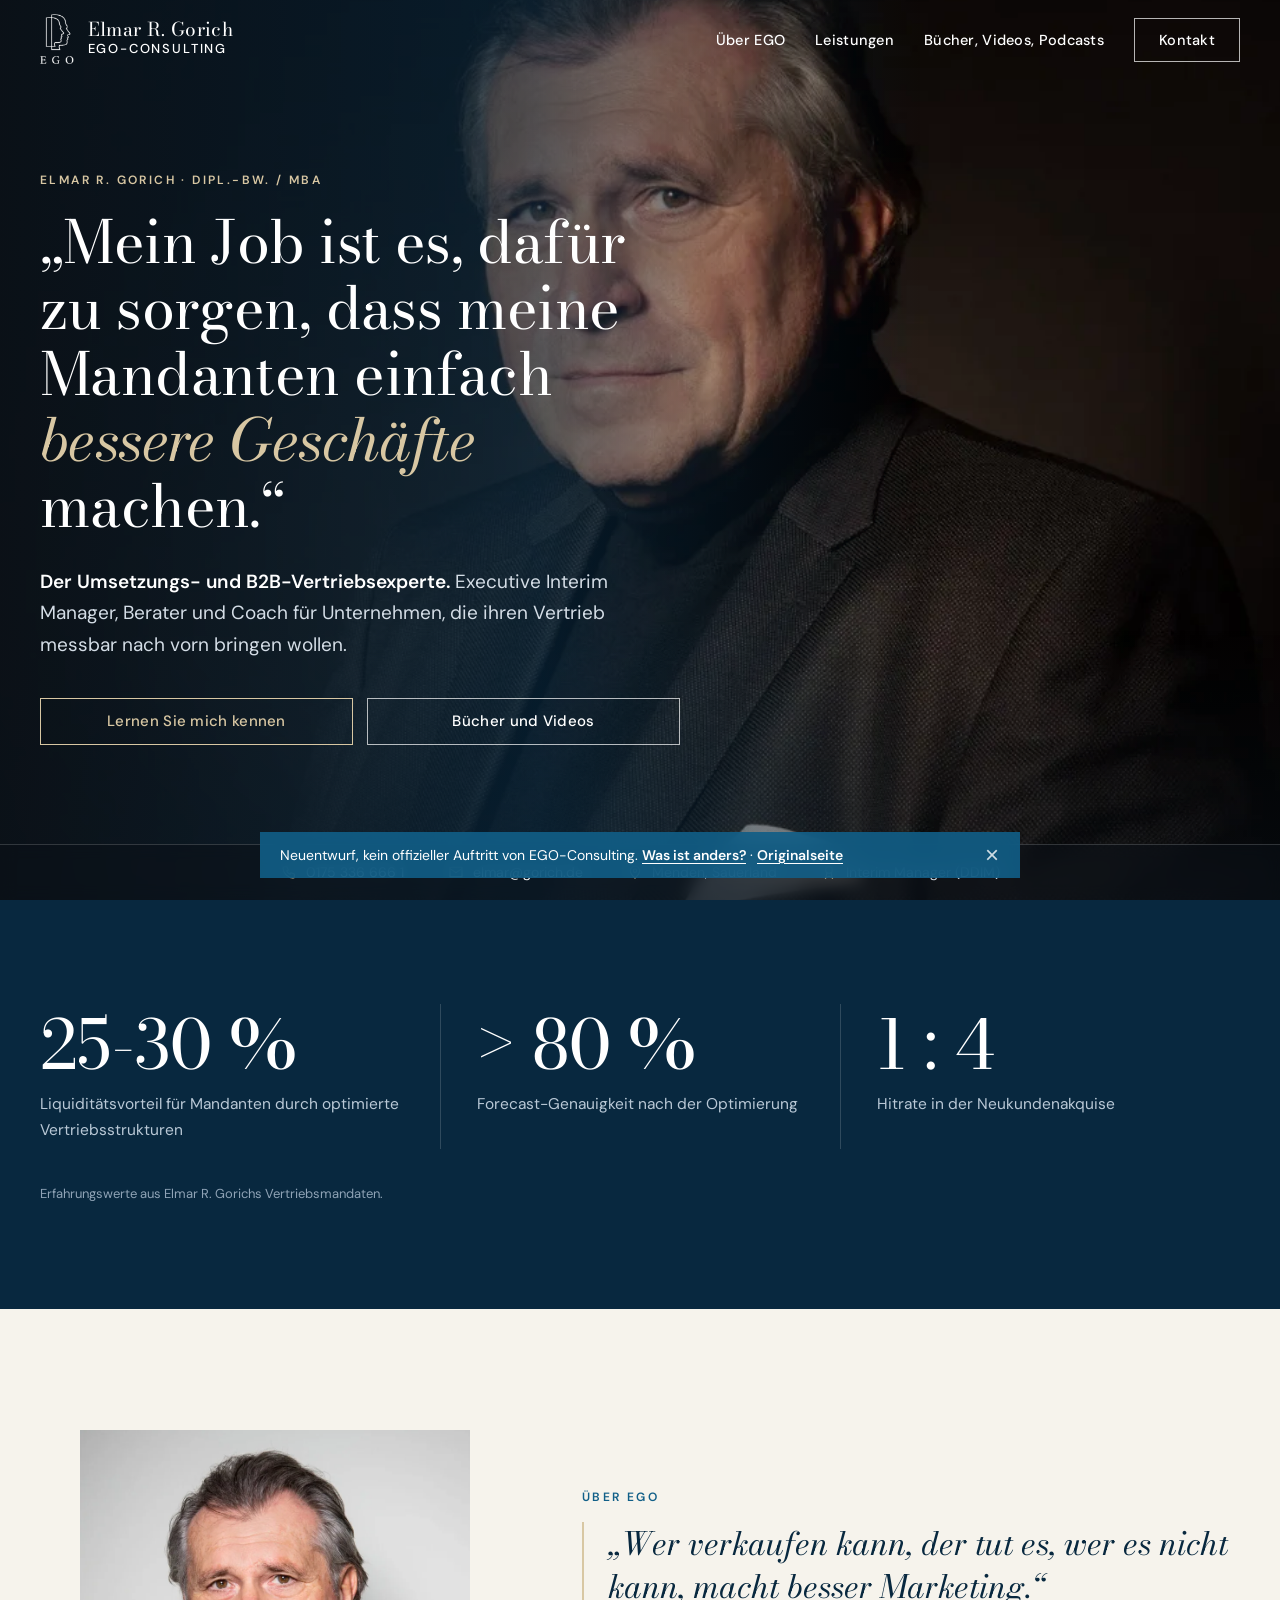
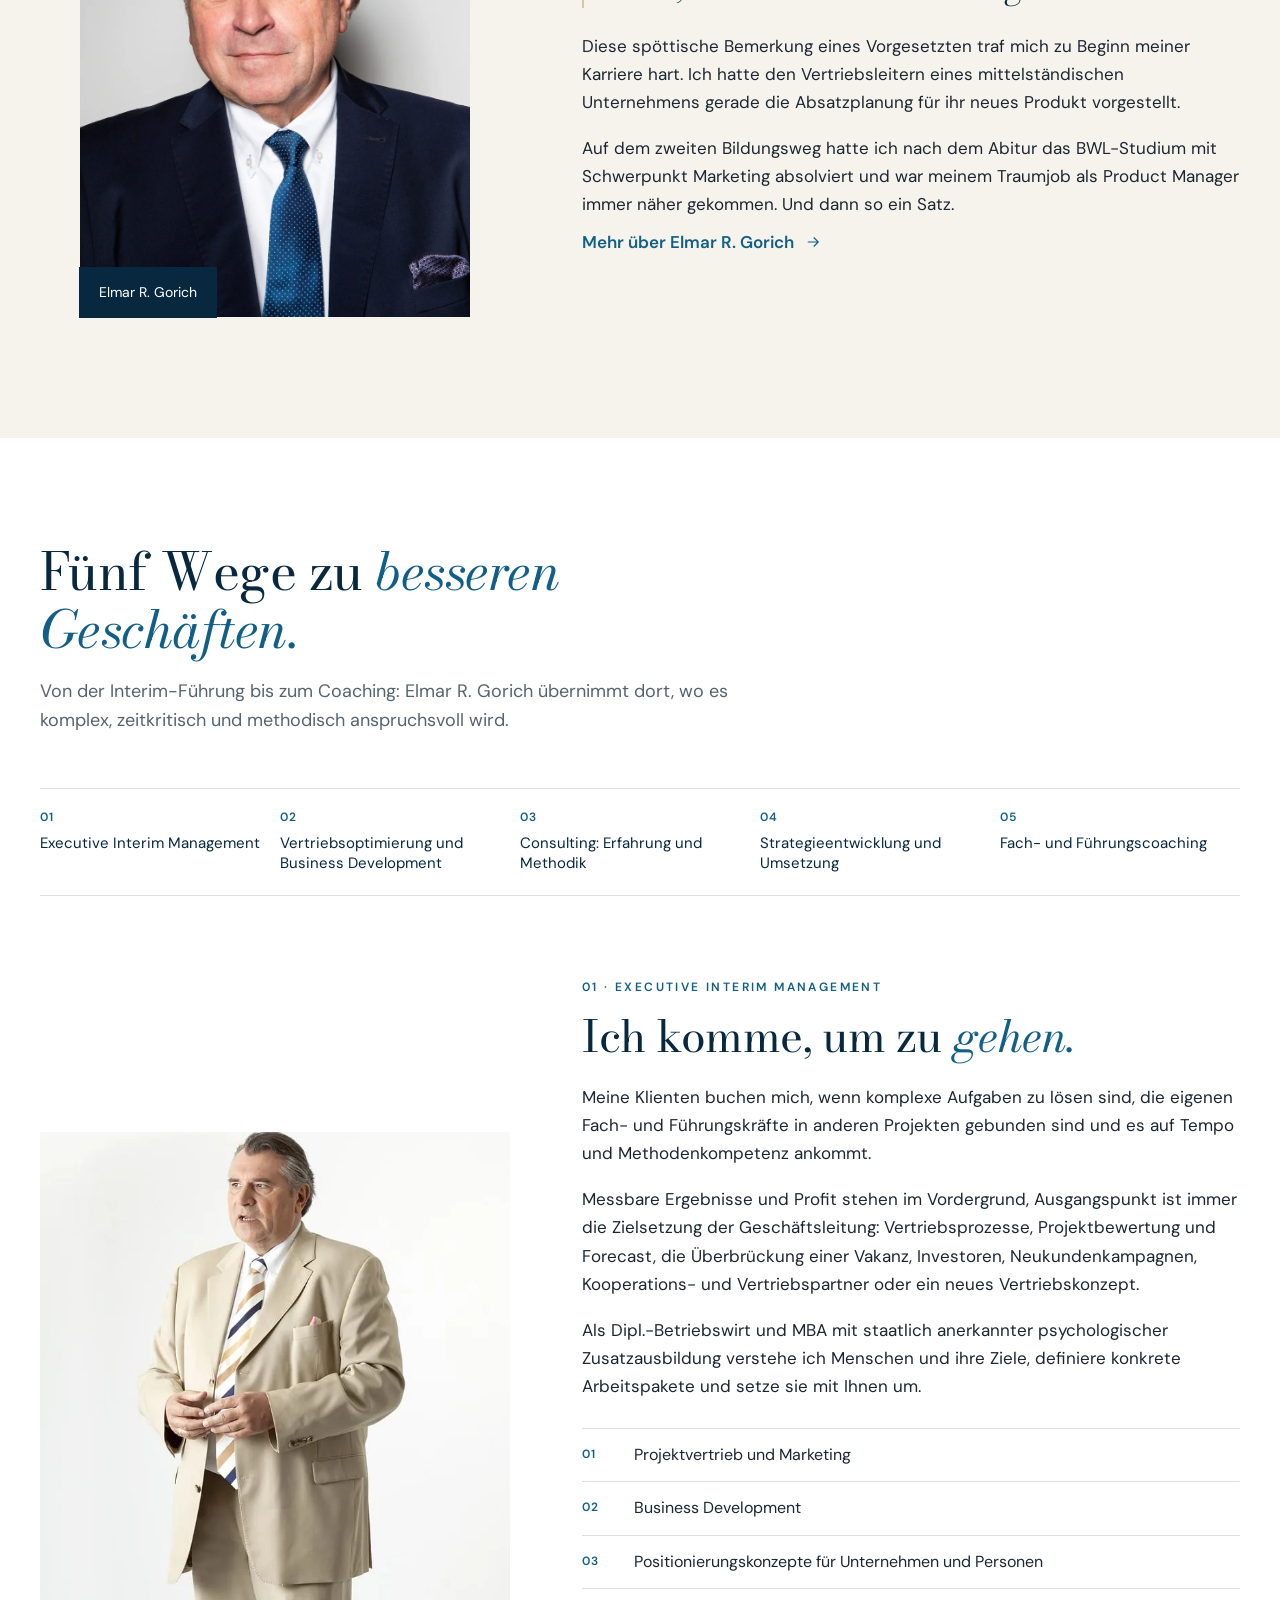
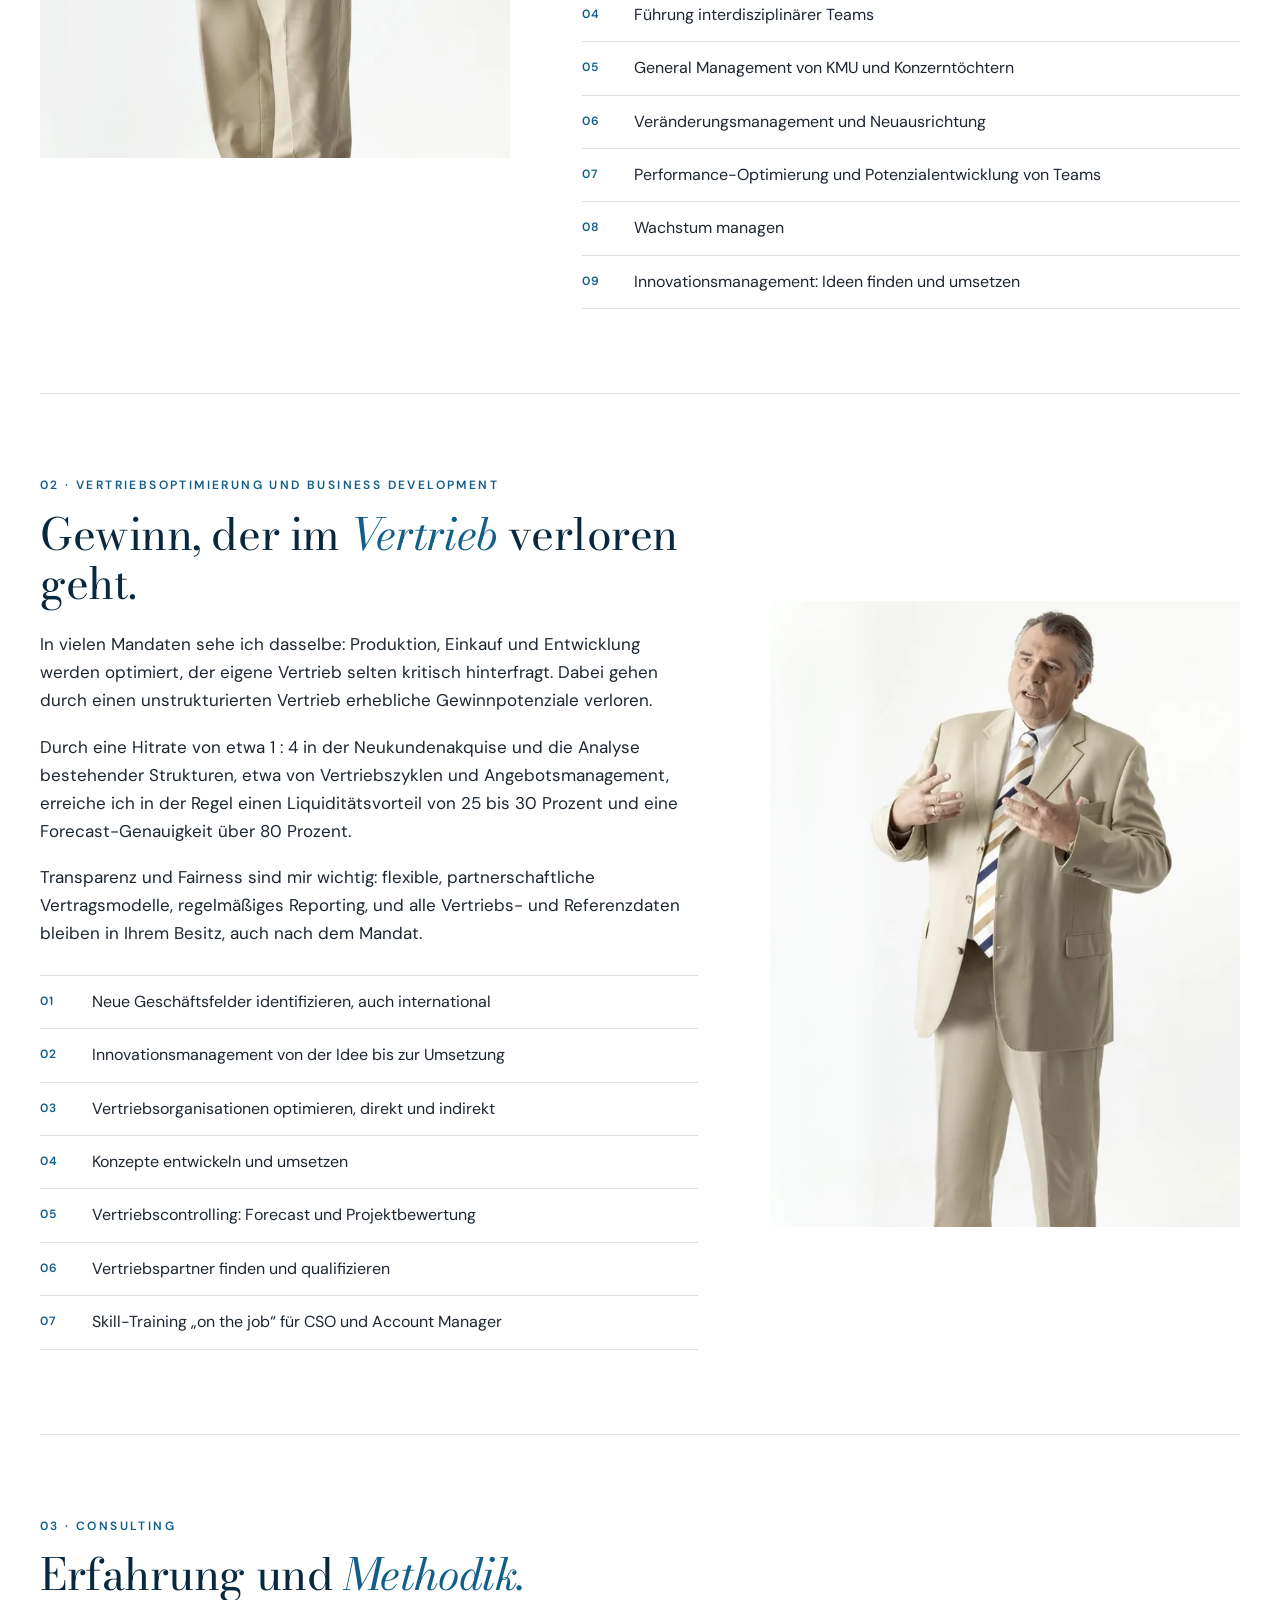
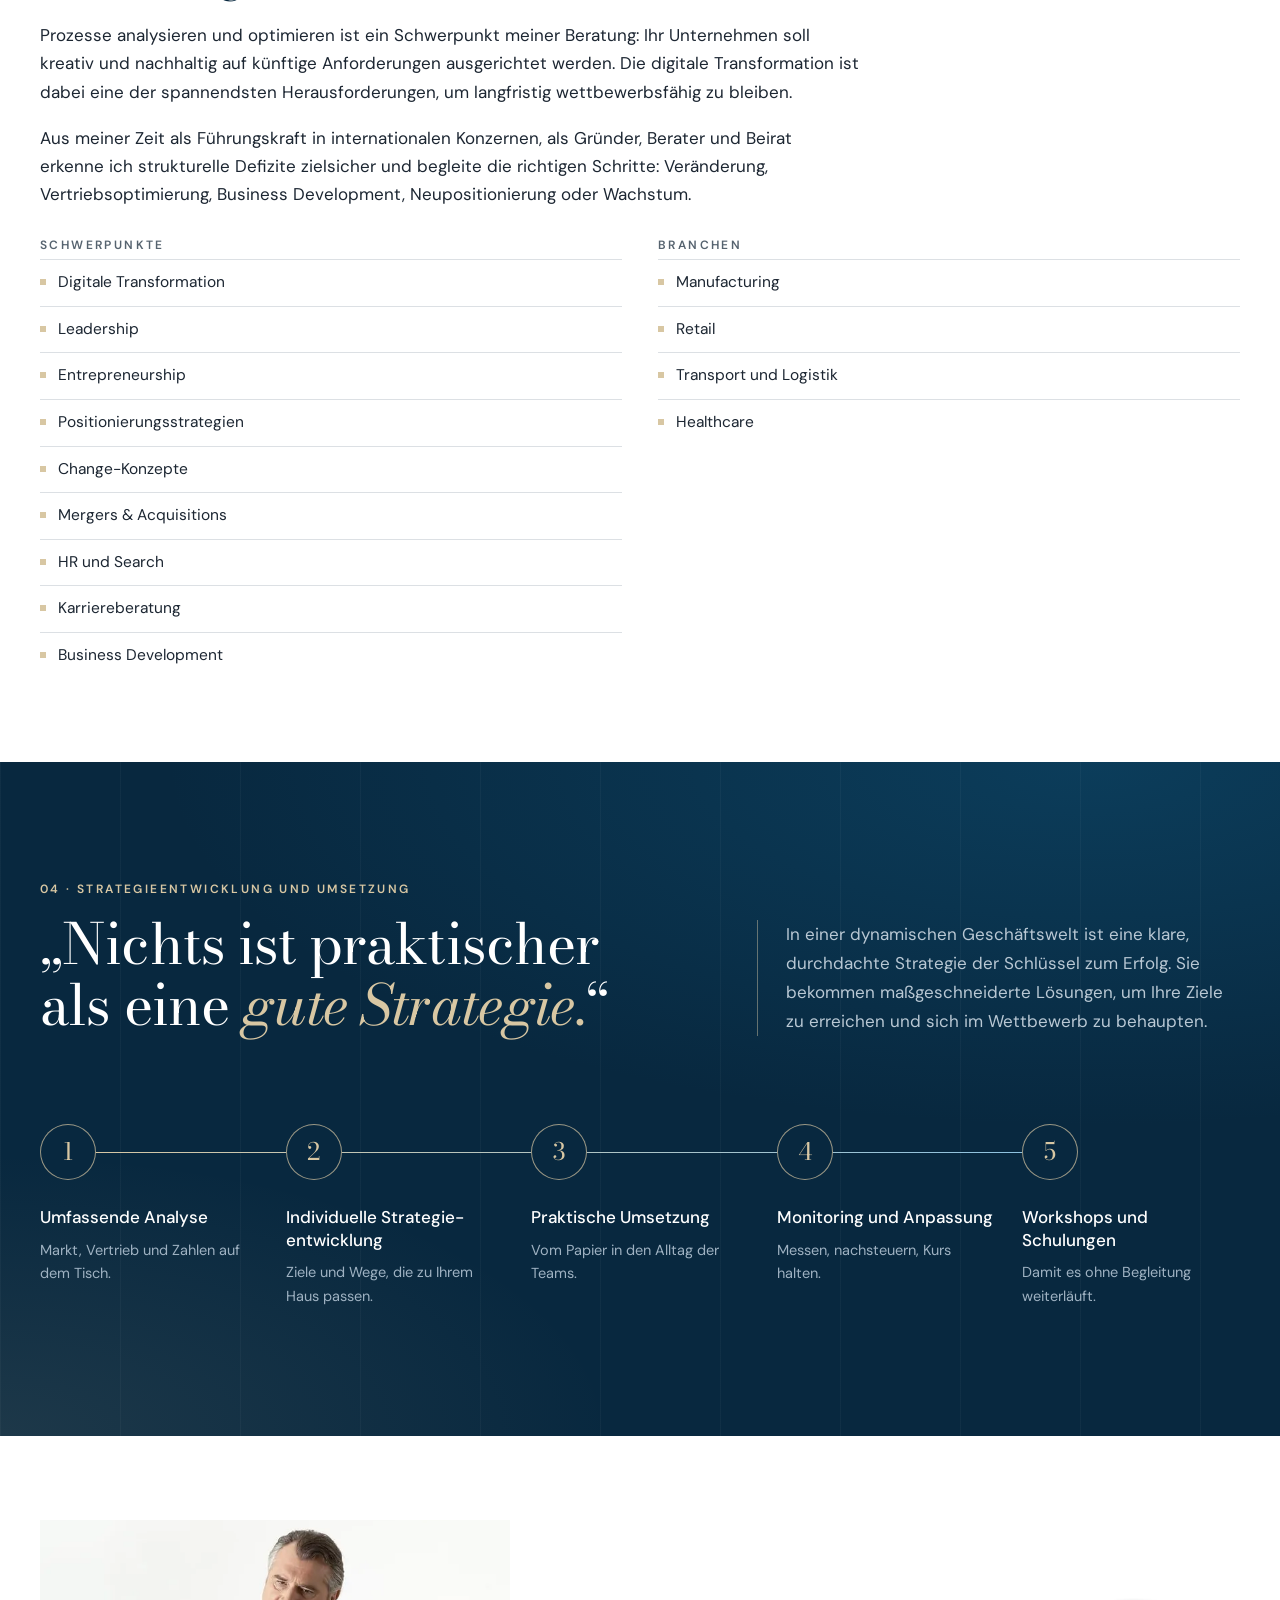
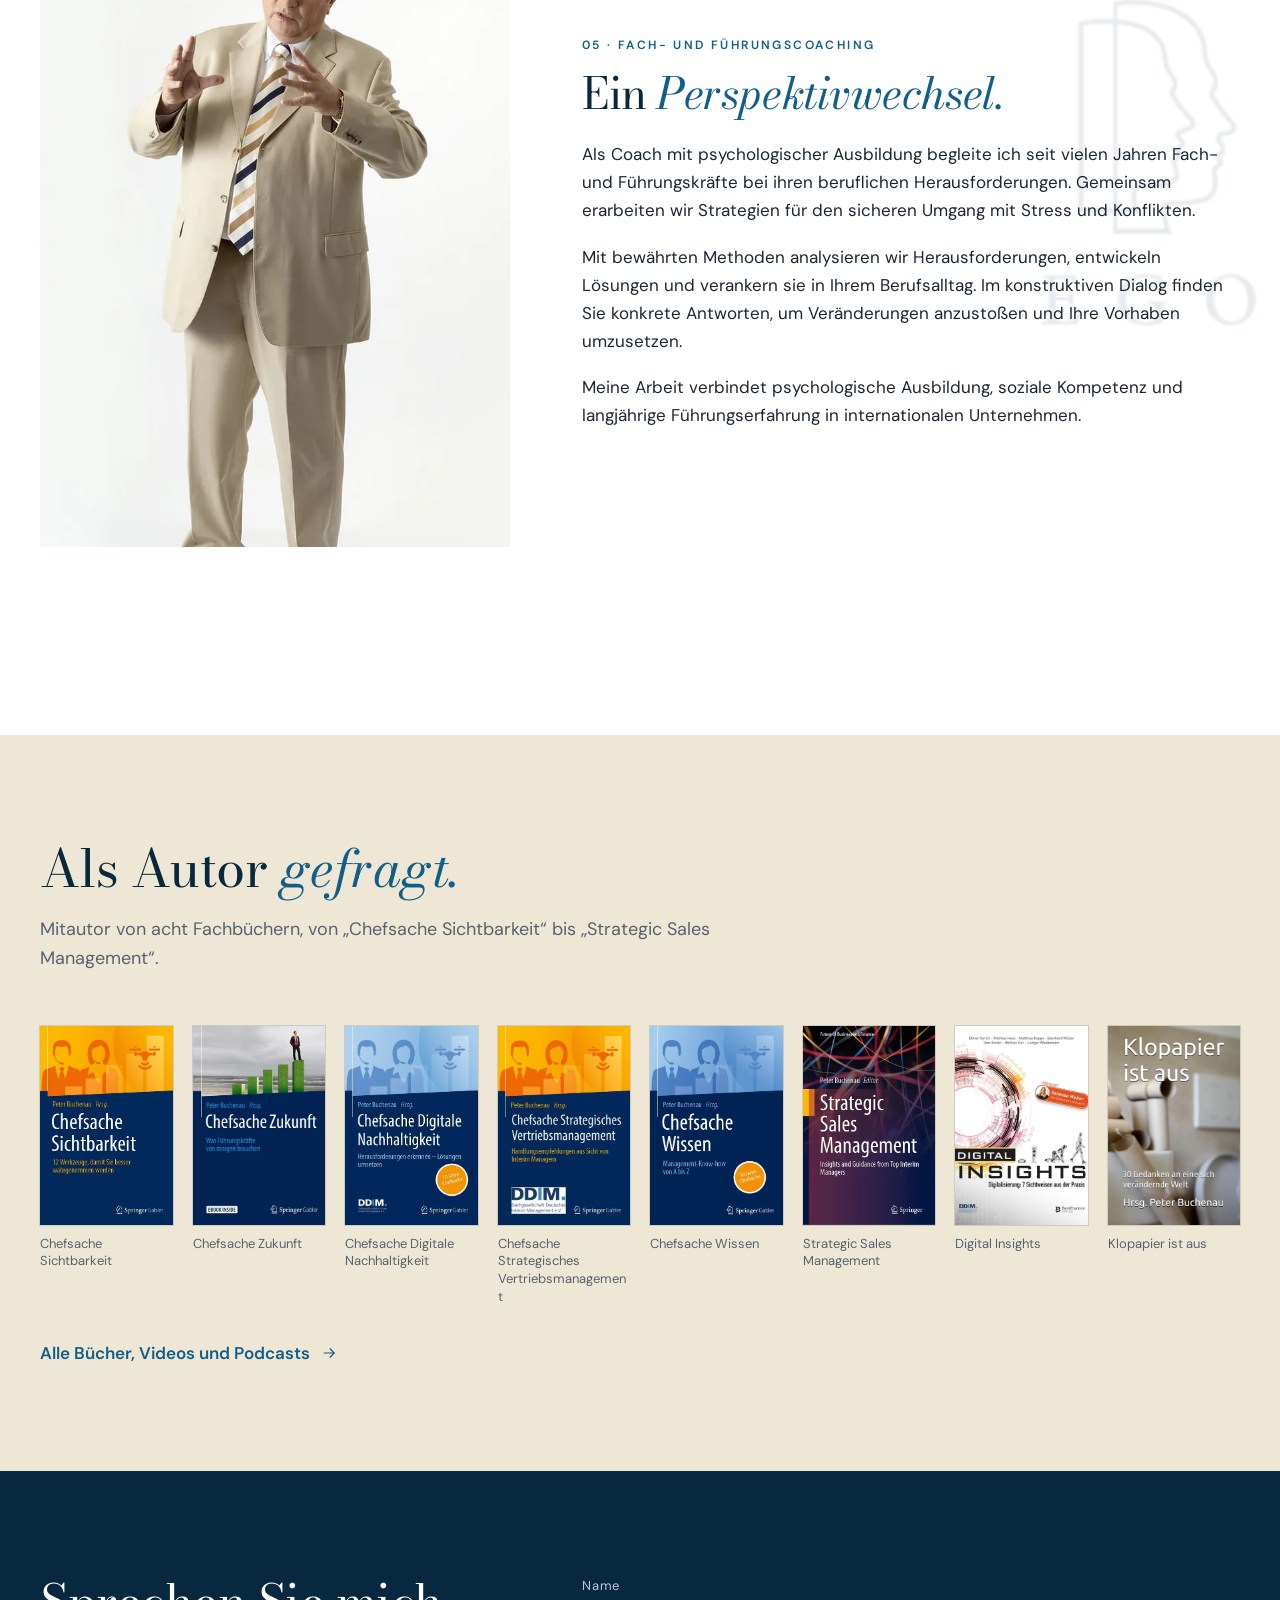
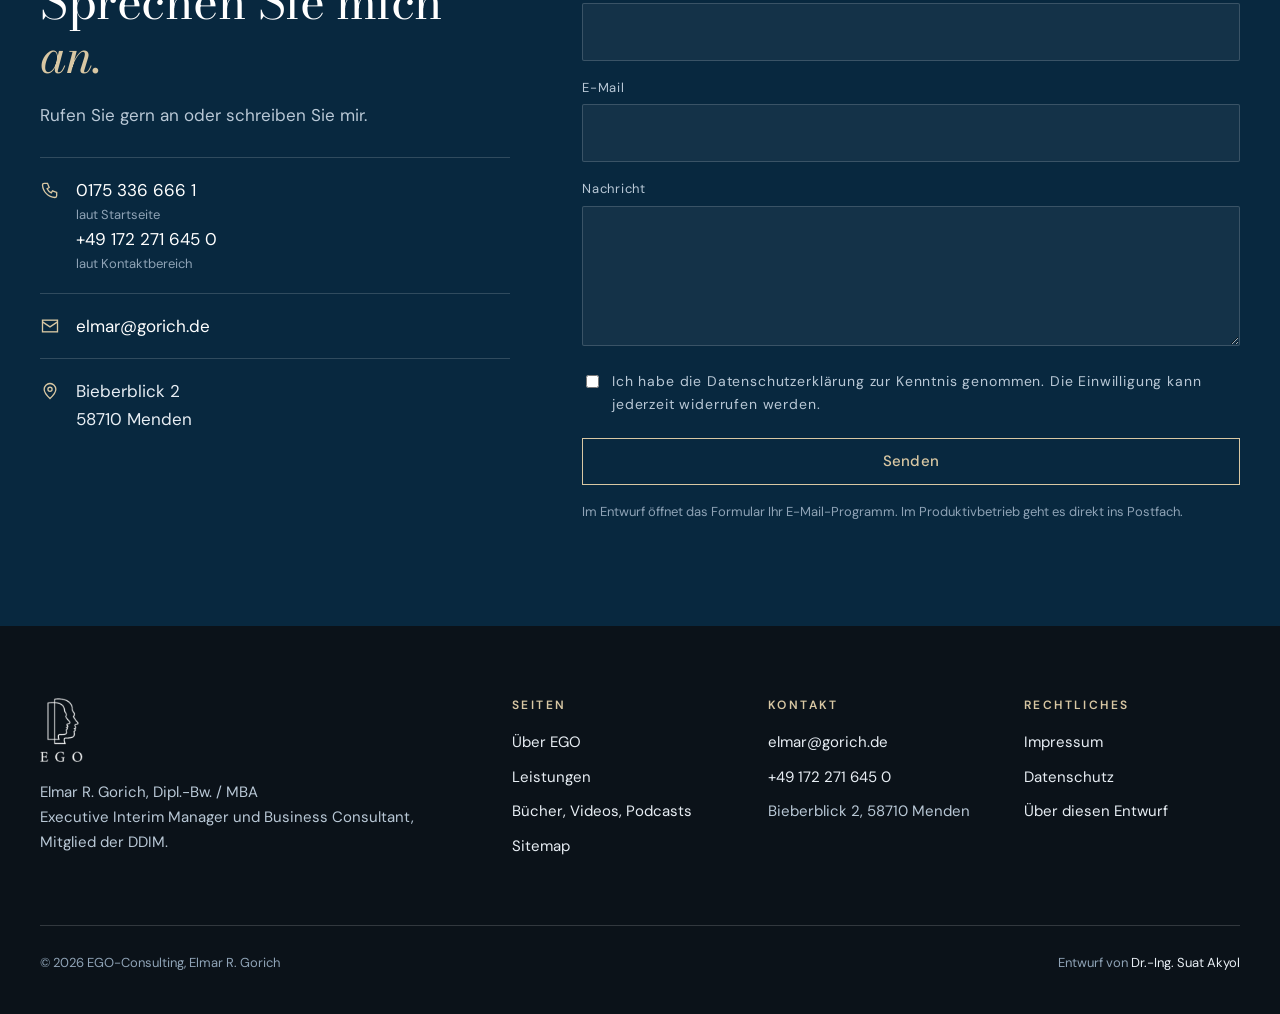
<file: index.html>
<!doctype html>
<html lang="de">
<head>
<meta charset="utf-8">
<meta name="viewport" content="width=device-width, initial-scale=1">
<title>Umsetzung und B2B-Vertrieb | EGO-Consulting, Elmar R. Gorich</title>
<meta name="description" content="Elmar R. Gorich, Executive Interim Manager und Business Consultant: Vertriebsoptimierung, Business Development, Strategie und Coaching für den Mittelstand.">
<meta name="robots" content="noindex, nofollow">
<link rel="canonical" href="https://ego-consulting.de/">
<meta property="og:type" content="website">
<meta property="og:title" content="Umsetzung und B2B-Vertrieb | EGO-Consulting">
<meta property="og:description" content="Elmar R. Gorich, Executive Interim Manager und Business Consultant: Vertriebsoptimierung, Business Development, Strategie und Coaching für den Mittelstand.">
<meta property="og:image" content="https://suak0903.github.io/ego-consulting/media/og.jpg">
<meta property="og:image:width" content="1200"><meta property="og:image:height" content="630">
<meta name="twitter:card" content="summary_large_image">
<link rel="icon" href="media/favicon.png"><link rel="apple-touch-icon" href="media/apple-touch-icon.png">
<link rel="preload" href="fonts/bodoni-moda-v28-latin-regular.woff2" as="font" type="font/woff2" crossorigin>
<link rel="preload" as="image" href="media/hero.webp" type="image/webp">
<link rel="stylesheet" href="css/site.css?v=3">
<script type="application/ld+json">{"@context": "https://schema.org", "@graph": [{"@type": "Person", "@id": "https://ego-consulting.de/#elmar", "name": "Elmar R. Gorich", "jobTitle": "Executive Interim Manager und Business Consultant", "honorificSuffix": "Dipl.-Bw., MBA", "email": "mailto:elmar@gorich.de", "worksFor": {"@id": "https://ego-consulting.de/#ego"}, "memberOf": {"@type": "Organization", "name": "DDIM"}, "knowsAbout": ["B2B-Vertrieb", "Vertriebsoptimierung", "Business Development", "Interim Management", "Strategieentwicklung", "Change Management", "Coaching", "Digitale Transformation"]}, {"@type": "ProfessionalService", "@id": "https://ego-consulting.de/#ego", "name": "EGO-Consulting", "url": "https://ego-consulting.de/", "founder": {"@id": "https://ego-consulting.de/#elmar"}, "email": "elmar@gorich.de", "telephone": "+49 172 2716450", "address": {"@type": "PostalAddress", "streetAddress": "Bieberblick 2", "postalCode": "58710", "addressLocality": "Menden", "addressCountry": "DE"}, "areaServed": "DE", "potentialAction": {"@type": "CommunicateAction", "target": "mailto:elmar@gorich.de"}}]}</script>
</head>
<body>
<a class="skip" href="#inhalt">Zum Inhalt springen</a>
<header class="nav" id="nav">
  <div class="wrap">
    <a class="brand" href="index.html" aria-label="EGO-Consulting, zur Startseite">
      <img class="logo-hell" src="media/logo-hell.png" alt="" width="114" height="170"><img class="logo-dunkel" src="media/logo-dunkel.png" alt="" width="114" height="170">
      <span><b>Elmar R. Gorich</b>EGO-Consulting</span>
    </a>
    <ul class="nav__links"><li><a href="ueber-ego.html">Über EGO</a></li><li><a href="index.html#leistungen">Leistungen</a></li><li><a href="medien.html">Bücher, Videos, Podcasts</a></li><li><a class="nav__cta" href="index.html#kontakt">Kontakt</a></li></ul>
    <button class="burger" id="burger" aria-label="Menü öffnen" aria-expanded="false" aria-controls="mmenu"><span></span><span></span><span></span></button>
  </div>
</header>
<nav class="mmenu" id="mmenu" aria-label="Hauptmenü" inert>
  <ul class="mmenu__links"><li><a href="ueber-ego.html"><i>01</i>Über EGO</a></li><li><a href="index.html#leistungen"><i>02</i>Leistungen</a></li><li><a href="medien.html"><i>03</i>Bücher, Videos, Podcasts</a></li><li><a href="index.html#kontakt"><i>04</i>Kontakt</a></li></ul>
  <div class="mmenu__foot">
    <a class="btn btn--ghost" href="mailto:elmar@gorich.de"><svg width="18" height="18" fill="none" stroke="currentColor" stroke-width="1.6" viewBox="0 0 24 24"><rect x="3" y="5" width="18" height="14"/><path d="m3 7 9 6 9-6"/></svg> elmar@gorich.de</a>
    <div class="mmenu__pills"><a href="tel:+491722716450">Anrufen</a><a href="https://maps.google.com/?q=Bieberblick+2,+58710+Menden" target="_blank" rel="noopener">Route</a></div>
  </div>
</nav>
<main id="inhalt">

<section class="hero">
  <div class="hero__bg" id="heroBg"><picture><source srcset="media/hero.webp" type="image/webp"><img src="media/hero.jpg" alt="Elmar R. Gorich im dunklen Porträt" width="1600" height="1066" loading="eager" fetchpriority="high" decoding="sync"></picture></div>
  <div class="wrap hero__inner">
    <div class="eyebrow">Elmar R. Gorich · Dipl.-Bw. / MBA</div>
    <h1>„Mein Job ist es, dafür zu sorgen, dass meine Mandanten einfach <em>bessere Geschäfte</em> machen.“</h1>
    <p class="hero__sub"><b>Der Umsetzungs- und B2B-Vertriebsexperte.</b> Executive Interim Manager, Berater und Coach für Unternehmen, die ihren Vertrieb messbar nach vorn bringen wollen.</p>
    <div class="btns"><a class="btn btn--sand" href="ueber-ego.html">Lernen Sie mich kennen</a><a class="btn btn--ghost" href="medien.html">Bücher und Videos</a></div>
  </div>
  <div class="ribbon"><div class="ribbon__track">
    <span><svg viewBox="0 0 24 24"><path d="M5 4h4l2 5-2.5 1.5a11 11 0 0 0 5 5L15 13l5 2v4a2 2 0 0 1-2 2A16 16 0 0 1 3 6a2 2 0 0 1 2-2"/></svg><a href="tel:+491753366661">0175 336 666 1</a></span>
    <span><svg viewBox="0 0 24 24"><rect x="3" y="5" width="18" height="14"/><path d="m3 7 9 6 9-6"/></svg><a href="mailto:elmar@gorich.de">elmar@gorich.de</a></span>
    <span><svg viewBox="0 0 24 24"><path d="M12 21s-7-6.2-7-11a7 7 0 0 1 14 0c0 4.8-7 11-7 11z"/><circle cx="12" cy="10" r="2.5"/></svg>Menden, Sauerland</span>
    <span><svg viewBox="0 0 24 24"><circle cx="12" cy="9" r="5"/><path d="m9 13-2 8 5-3 5 3-2-8"/></svg>Interim Manager (DDIM)</span>
  </div></div>
</section>

<section class="sec sec--navy" aria-label="Erfahrungswerte">
  <div class="wrap reveal">
    <div class="facts">
      <div class="fact"><b data-count="30" data-pre="25-" data-post=" %">25-30 %</b><span>Liquiditätsvorteil für Mandanten durch optimierte Vertriebsstrukturen</span></div>
      <div class="fact"><b data-count="80" data-pre="&gt; " data-post=" %">&gt; 80 %</b><span>Forecast-Genauigkeit nach der Optimierung</span></div>
      <div class="fact"><b>1 : 4</b><span>Hitrate in der Neukundenakquise</span></div>
    </div>
    <p class="facts-note">Erfahrungswerte aus Elmar R. Gorichs Vertriebsmandaten.</p>
  </div>
</section>

<section class="sec sec--paper" id="ueber">
  <div class="wrap split">
    <figure class="figure reveal"><picture><source srcset="media/portrait.webp" type="image/webp"><img src="media/portrait.jpg" alt="Elmar R. Gorich, Porträt" width="900" height="1173" loading="lazy" decoding="async"></picture><figcaption>Elmar R. Gorich</figcaption></figure>
    <div class="reveal">
      <div class="svc__label">Über EGO</div>
      <p class="quote">„Wer verkaufen kann, der tut es, wer es nicht kann, macht besser Marketing.“</p>
      <div class="prose">
        <p>Diese spöttische Bemerkung eines Vorgesetzten traf mich zu Beginn meiner Karriere hart. Ich hatte den Vertriebsleitern eines mittelständischen Unternehmens gerade die Absatzplanung für ihr neues Produkt vorgestellt.</p>
        <p>Auf dem zweiten Bildungsweg hatte ich nach dem Abitur das BWL-Studium mit Schwerpunkt Marketing absolviert und war meinem Traumjob als Product Manager immer näher gekommen. Und dann so ein Satz.</p>
      </div>
      <a class="more" href="ueber-ego.html">Mehr über Elmar R. Gorich <svg viewBox="0 0 24 24"><path d="M5 12h14M13 6l6 6-6 6"/></svg></a>
    </div>
  </div>
</section>

<section class="sec sec--white" id="leistungen">
  <div class="wrap">
    <div class="shead reveal"><h2>Fünf Wege zu <em>besseren Geschäften.</em></h2><p>Von der Interim-Führung bis zum Coaching: Elmar R. Gorich übernimmt dort, wo es komplex, zeitkritisch und methodisch anspruchsvoll wird.</p></div>
    <nav class="svc-nav reveal" aria-label="Leistungen">
      <a href="#interim_management"><i>01</i>Executive Interim Management</a>
      <a href="#business_development"><i>02</i>Vertriebsoptimierung und Business Development</a>
      <a href="#consulting"><i>03</i>Consulting: Erfahrung und Methodik</a>
      <a href="#strategieentwicklung"><i>04</i>Strategieentwicklung und Umsetzung</a>
      <a href="#coaching"><i>05</i>Fach- und Führungscoaching</a>
    </nav>

    <article class="svc split" id="interim_management">
      <div class="svc-img reveal"><picture><source srcset="media/keynote.webp" type="image/webp"><img src="media/keynote.jpg" alt="Elmar R. Gorich im Vortrag" width="700" height="1274" loading="lazy" decoding="async"></picture></div>
      <div class="reveal">
        <div class="svc__label">01 · Executive Interim Management</div>
        <h3>Ich komme, um zu <em>gehen.</em></h3>
        <div class="prose">
          <p>Meine Klienten buchen mich, wenn komplexe Aufgaben zu lösen sind, die eigenen Fach- und Führungskräfte in anderen Projekten gebunden sind und es auf Tempo und Methodenkompetenz ankommt.</p>
          <p>Messbare Ergebnisse und Profit stehen im Vordergrund, Ausgangspunkt ist immer die Zielsetzung der Geschäftsleitung: Vertriebsprozesse, Projektbewertung und Forecast, die Überbrückung einer Vakanz, Investoren, Neukundenkampagnen, Kooperations- und Vertriebspartner oder ein neues Vertriebskonzept.</p>
          <p>Als Dipl.-Betriebswirt und MBA mit staatlich anerkannter psychologischer Zusatzausbildung verstehe ich Menschen und ihre Ziele, definiere konkrete Arbeitspakete und setze sie mit Ihnen um.</p>
        </div>
        <ul class="rows">
          <li>Projektvertrieb und Marketing</li><li>Business Development</li><li>Positionierungskonzepte für Unternehmen und Personen</li>
          <li>Führung interdisziplinärer Teams</li><li>General Management von KMU und Konzerntöchtern</li><li>Veränderungsmanagement und Neuausrichtung</li>
          <li>Performance-Optimierung und Potenzialentwicklung von Teams</li><li>Wachstum managen</li><li>Innovationsmanagement: Ideen finden und umsetzen</li>
        </ul>
      </div>
    </article>

    <article class="svc split split--rev" id="business_development">
      <div class="reveal">
        <div class="svc__label">02 · Vertriebsoptimierung und Business Development</div>
        <h3>Gewinn, der im <em>Vertrieb</em> verloren geht.</h3>
        <div class="prose">
          <p>In vielen Mandaten sehe ich dasselbe: Produktion, Einkauf und Entwicklung werden optimiert, der eigene Vertrieb selten kritisch hinterfragt. Dabei gehen durch einen unstrukturierten Vertrieb erhebliche Gewinnpotenziale verloren.</p>
          <p>Durch eine Hitrate von etwa 1 : 4 in der Neukundenakquise und die Analyse bestehender Strukturen, etwa von Vertriebszyklen und Angebotsmanagement, erreiche ich in der Regel einen Liquiditätsvorteil von 25 bis 30 Prozent und eine Forecast-Genauigkeit über 80 Prozent.</p>
          <p>Transparenz und Fairness sind mir wichtig: flexible, partnerschaftliche Vertragsmodelle, regelmäßiges Reporting, und alle Vertriebs- und Referenzdaten bleiben in Ihrem Besitz, auch nach dem Mandat.</p>
        </div>
        <ul class="rows">
          <li>Neue Geschäftsfelder identifizieren, auch international</li><li>Innovationsmanagement von der Idee bis zur Umsetzung</li><li>Vertriebsorganisationen optimieren, direkt und indirekt</li>
          <li>Konzepte entwickeln und umsetzen</li><li>Vertriebscontrolling: Forecast und Projektbewertung</li><li>Vertriebspartner finden und qualifizieren</li><li>Skill-Training „on the job“ für CSO und Account Manager</li>
        </ul>
      </div>
      <div class="svc-img reveal"><picture><source srcset="media/standing.webp" type="image/webp"><img src="media/standing.jpg" alt="Elmar R. Gorich im Gespräch" width="700" height="1238" loading="lazy" decoding="async"></picture></div>
    </article>

    <article class="svc" id="consulting">
      <div class="reveal" style="max-width:820px">
        <div class="svc__label">03 · Consulting</div>
        <h3>Erfahrung und <em>Methodik.</em></h3>
        <div class="prose">
          <p>Prozesse analysieren und optimieren ist ein Schwerpunkt meiner Beratung: Ihr Unternehmen soll kreativ und nachhaltig auf künftige Anforderungen ausgerichtet werden. Die digitale Transformation ist dabei eine der spannendsten Herausforderungen, um langfristig wettbewerbsfähig zu bleiben.</p>
          <p>Aus meiner Zeit als Führungskraft in internationalen Konzernen, als Gründer, Berater und Beirat erkenne ich strukturelle Defizite zielsicher und begleite die richtigen Schritte: Veränderung, Vertriebsoptimierung, Business Development, Neupositionierung oder Wachstum.</p>
        </div>
      </div>
      <div class="twocol reveal">
        <div><h4>Schwerpunkte</h4><ul class="tagrows"><li>Digitale Transformation</li><li>Leadership</li><li>Entrepreneurship</li><li>Positionierungsstrategien</li><li>Change-Konzepte</li><li>Mergers &amp; Acquisitions</li><li>HR und Search</li><li>Karriereberatung</li><li>Business Development</li></ul></div>
        <div><h4>Branchen</h4><ul class="tagrows"><li>Manufacturing</li><li>Retail</li><li>Transport und Logistik</li><li>Healthcare</li></ul></div>
      </div>
    </article>

    <article class="svc strat" id="strategieentwicklung">
      <div class="strat__head reveal">
        <div>
          <div class="svc__label">04 · Strategieentwicklung und Umsetzung</div>
          <h3 class="strat__quote">„Nichts ist praktischer als eine <em>gute Strategie.</em>“</h3>
        </div>
        <p class="strat__lead">In einer dynamischen Geschäftswelt ist eine klare, durchdachte Strategie der Schlüssel zum Erfolg. Sie bekommen maßgeschneiderte Lösungen, um Ihre Ziele zu erreichen und sich im Wettbewerb zu behaupten.</p>
      </div>
      <ol class="strat__path reveal">
        <li><b>1</b><h4>Umfassende Analyse</h4><p>Markt, Vertrieb und Zahlen auf dem Tisch.</p></li>
        <li><b>2</b><h4>Individuelle Strategie&shy;entwicklung</h4><p>Ziele und Wege, die zu Ihrem Haus passen.</p></li>
        <li><b>3</b><h4>Praktische Umsetzung</h4><p>Vom Papier in den Alltag der Teams.</p></li>
        <li><b>4</b><h4>Monitoring und Anpassung</h4><p>Messen, nachsteuern, Kurs halten.</p></li>
        <li><b>5</b><h4>Workshops und Schulungen</h4><p>Damit es ohne Begleitung weiterläuft.</p></li>
      </ol>
    </article>

    <article class="svc split perspektive" id="coaching">
      <div class="svc-img reveal"><picture><source srcset="media/vortrag.webp" type="image/webp"><img src="media/vortrag.jpg" alt="Elmar R. Gorich als Coach" width="700" height="1168" loading="lazy" decoding="async"></picture></div>
      <div class="reveal" style="position:relative">
        <img class="perspektive__mark" src="media/logo-dunkel.png" alt="" width="114" height="170">
        <div class="svc__label">05 · Fach- und Führungscoaching</div>
        <h3>Ein <em>Perspektivwechsel.</em></h3>
        <div class="prose">
          <p>Als Coach mit psychologischer Ausbildung begleite ich seit vielen Jahren Fach- und Führungskräfte bei ihren beruflichen Herausforderungen. Gemeinsam erarbeiten wir Strategien für den sicheren Umgang mit Stress und Konflikten.</p>
          <p>Mit bewährten Methoden analysieren wir Herausforderungen, entwickeln Lösungen und verankern sie in Ihrem Berufsalltag. Im konstruktiven Dialog finden Sie konkrete Antworten, um Veränderungen anzustoßen und Ihre Vorhaben umzusetzen.</p>
          <p>Meine Arbeit verbindet psychologische Ausbildung, soziale Kompetenz und langjährige Führungserfahrung in internationalen Unternehmen.</p>
        </div>
      </div>
    </article>
  </div>
</section>

<section class="sec sec--sand">
  <div class="wrap">
    <div class="shead reveal"><h2>Als Autor <em>gefragt.</em></h2><p>Mitautor von acht Fachbüchern, von „Chefsache Sichtbarkeit“ bis „Strategic Sales Management“.</p></div>
    <div class="reveal"><div class="books"><a href="https://www.amazon.de/Chefsache-Sichtbarkeit-Werkzeuge-besser-wahrgenommen/dp/365830605X" target="_blank" rel="noopener"><picture><source srcset="media/buch-sichtbarkeit.webp" type="image/webp"><img src="media/buch-sichtbarkeit.jpg" alt="Buchtitel Chefsache Sichtbarkeit" width="420" height="630" loading="lazy" decoding="async"></picture><span>Chefsache Sichtbarkeit</span></a><a href="https://www.amazon.de/-/en/Peter-Buchenau/dp/3658265590" target="_blank" rel="noopener"><picture><source srcset="media/buch-zukunft.webp" type="image/webp"><img src="media/buch-zukunft.jpg" alt="Buchtitel Chefsache Zukunft" width="420" height="630" loading="lazy" decoding="async"></picture><span>Chefsache Zukunft</span></a><a href="https://www.amazon.de/Chefsache-Digitale-Nachhaltigkeit-Herausforderungen-erkennen-ebook/dp/B0DGB4MH3S" target="_blank" rel="noopener"><picture><source srcset="media/buch-digitale-nachhaltigkeit.webp" type="image/webp"><img src="media/buch-digitale-nachhaltigkeit.jpg" alt="Buchtitel Chefsache Digitale Nachhaltigkeit" width="420" height="630" loading="lazy" decoding="async"></picture><span>Chefsache Digitale Nachhaltigkeit</span></a><a href="https://www.amazon.de/Chefsache-Strategisches-Vertriebsmanagement-Handlungsempfehlungen-Managern/dp/3658373792" target="_blank" rel="noopener"><picture><source srcset="media/buch-vertriebsmanagement.webp" type="image/webp"><img src="media/buch-vertriebsmanagement.jpg" alt="Buchtitel Chefsache Strategisches Vertriebsmanagement" width="420" height="630" loading="lazy" decoding="async"></picture><span>Chefsache Strategisches Vertriebsmanagement</span></a><a href="https://www.amazon.de/Chefsache-Wissen-Management-Know-how-von-bis/dp/3658417064" target="_blank" rel="noopener"><picture><source srcset="media/buch-wissen.webp" type="image/webp"><img src="media/buch-wissen.jpg" alt="Buchtitel Chefsache Wissen" width="420" height="630" loading="lazy" decoding="async"></picture><span>Chefsache Wissen</span></a><a href="https://www.amazon.de/Strategic-Sales-Management-Insights-Guidance/dp/3031406044" target="_blank" rel="noopener"><picture><source srcset="media/buch-strategic-sales.webp" type="image/webp"><img src="media/buch-strategic-sales.jpg" alt="Buchtitel Strategic Sales Management" width="420" height="630" loading="lazy" decoding="async"></picture><span>Strategic Sales Management</span></a><a href="https://www.amazon.de/-/en/Elmar-Gorich/dp/3968000005" target="_blank" rel="noopener"><picture><source srcset="media/buch-digital-insights.webp" type="image/webp"><img src="media/buch-digital-insights.jpg" alt="Buchtitel Digital Insights" width="420" height="630" loading="lazy" decoding="async"></picture><span>Digital Insights</span></a><a href="https://www.amazon.de/Klopapier-ist-aus-Gedanken-ver%C3%A4ndernde/dp/B0C9KCKKP2" target="_blank" rel="noopener"><picture><source srcset="media/buch-klopapier.webp" type="image/webp"><img src="media/buch-klopapier.jpg" alt="Buchtitel Klopapier ist aus" width="420" height="630" loading="lazy" decoding="async"></picture><span>Klopapier ist aus</span></a></div></div>
    <a class="more reveal" href="medien.html" style="margin-top:34px">Alle Bücher, Videos und Podcasts <svg viewBox="0 0 24 24"><path d="M5 12h14M13 6l6 6-6 6"/></svg></a>
  </div>
</section>

<section class="sec sec--navy" id="kontakt">
  <div class="wrap contact">
    <div class="reveal">
      <h2 style="font-size:clamp(32px,4vw,48px)">Sprechen Sie mich <em>an.</em></h2>
      <p style="color:#b9c8d6;margin:18px 0 28px">Rufen Sie gern an oder schreiben Sie mir.</p>
      <div class="cline"><svg viewBox="0 0 24 24"><path d="M5 4h4l2 5-2.5 1.5a11 11 0 0 0 5 5L15 13l5 2v4a2 2 0 0 1-2 2A16 16 0 0 1 3 6a2 2 0 0 1 2-2"/></svg><div><a href="tel:+491753366661">0175 336 666 1</a><small>laut Startseite</small><a href="tel:+491722716450">+49 172 271 645 0</a><small>laut Kontaktbereich</small></div></div>
      <div class="cline"><svg viewBox="0 0 24 24"><rect x="3" y="5" width="18" height="14"/><path d="m3 7 9 6 9-6"/></svg><div><a href="mailto:elmar@gorich.de">elmar@gorich.de</a></div></div>
      <div class="cline"><svg viewBox="0 0 24 24"><path d="M12 21s-7-6.2-7-11a7 7 0 0 1 14 0c0 4.8-7 11-7 11z"/><circle cx="12" cy="10" r="2.5"/></svg><div>Bieberblick 2<br>58710 Menden</div></div>
    </div>
    <form class="form reveal" id="kform" data-an="elmar@gorich.de">
      <div><label for="f-name">Name</label><input id="f-name" name="Name" autocomplete="name" required></div>
      <div><label for="f-mail">E-Mail</label><input id="f-mail" name="E-Mail" type="email" autocomplete="email" required></div>
      <div><label for="f-msg">Nachricht</label><textarea id="f-msg" name="Nachricht" required></textarea></div>
      <label class="check" for="f-ds"><input id="f-ds" type="checkbox" required> Ich habe die Datenschutzerklärung zur Kenntnis genommen. Die Einwilligung kann jederzeit widerrufen werden.</label>
      <button class="btn btn--sand" type="submit">Senden</button>
      <p class="note">Im Entwurf öffnet das Formular Ihr E-Mail-Programm. Im Produktivbetrieb geht es direkt ins Postfach.</p>
    </form>
  </div>
</section>
</main>
<footer class="foot">
  <div class="wrap">
    <div class="foot__grid">
      <div><img src="media/logo-hell.png" alt="EGO-Consulting" width="114" height="170"><p>Elmar R. Gorich, Dipl.-Bw. / MBA<br>Executive Interim Manager und Business Consultant, Mitglied der DDIM.</p></div>
      <div><h2>Seiten</h2><ul><li><a href="ueber-ego.html">Über EGO</a></li><li><a href="index.html#leistungen">Leistungen</a></li><li><a href="medien.html">Bücher, Videos, Podcasts</a></li><li><a href="sitemap.html">Sitemap</a></li></ul></div>
      <div><h2>Kontakt</h2><ul><li><a href="mailto:elmar@gorich.de">elmar@gorich.de</a></li><li><a href="tel:+491722716450">+49 172 271 645 0</a></li><li>Bieberblick 2, 58710 Menden</li></ul></div>
      <div><h2>Rechtliches</h2><ul><li><a href="impressum.html">Impressum</a></li><li><a href="datenschutz.html">Datenschutz</a></li><li><a href="hinweise.html">Über diesen Entwurf</a></li></ul></div>
    </div>
    <div class="foot__bottom"><span>© 2026 EGO-Consulting, Elmar R. Gorich</span><span>Entwurf von <a href="https://www.akyol.de/" target="_blank" rel="noopener">Dr.-Ing. Suat Akyol</a></span></div>
  </div>
</footer>
<div class="demobar" id="demobar" role="note"><span>Neuentwurf, kein offizieller Auftritt von EGO-Consulting. <a href="hinweise.html">Was ist anders?</a> · <a href="https://ego-consulting.de/" target="_blank" rel="noopener">Originalseite</a></span><button id="demoClose" aria-label="Hinweis schließen">&times;</button></div>
<script src="js/site.js?v=3" defer></script>
</body>
</html>
</file>
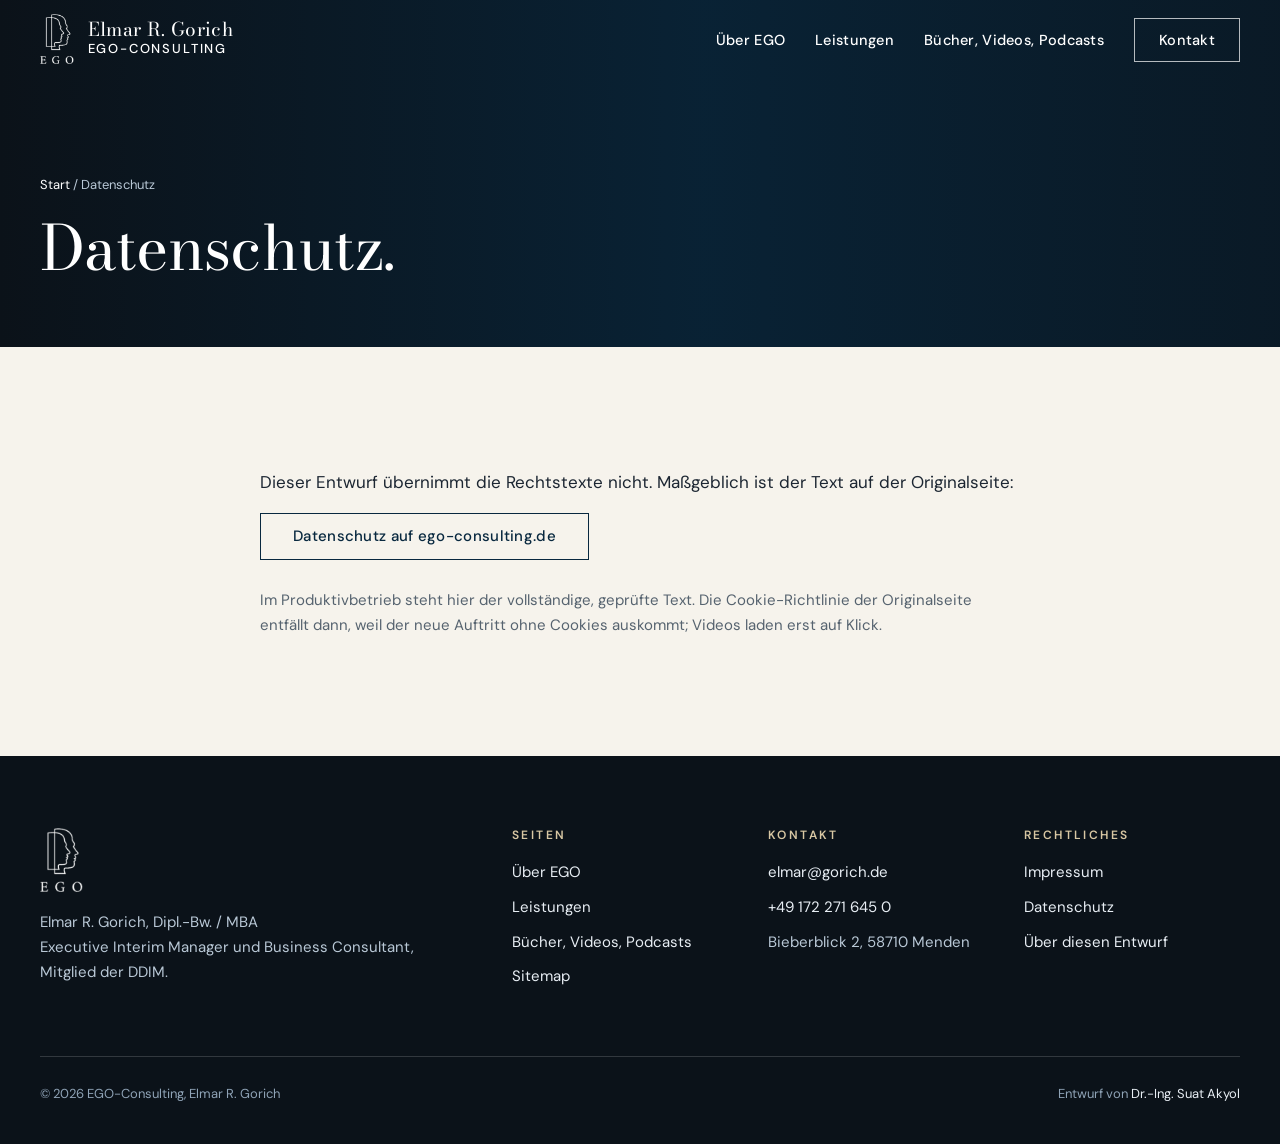
<file: datenschutz.html>
<!doctype html>
<html lang="de">
<head>
<meta charset="utf-8">
<meta name="viewport" content="width=device-width, initial-scale=1">
<title>Datenschutz | EGO-Consulting, Elmar R. Gorich</title>
<meta name="description" content="Datenschutz von EGO-Consulting, Elmar R. Gorich, Executive Interim Manager und Business Consultant in Menden. Im Entwurf mit Verweis auf den geprüften Originaltext.">
<meta name="robots" content="noindex, nofollow">
<link rel="canonical" href="https://ego-consulting.de/datenschutzerklarung/">
<meta property="og:type" content="website">
<meta property="og:title" content="Datenschutz | EGO-Consulting">
<meta property="og:description" content="Datenschutz von EGO-Consulting, Elmar R. Gorich, Executive Interim Manager und Business Consultant in Menden. Im Entwurf mit Verweis auf den geprüften Originaltext.">
<meta property="og:image" content="https://suak0903.github.io/ego-consulting/media/og.jpg">
<meta property="og:image:width" content="1200"><meta property="og:image:height" content="630">
<meta name="twitter:card" content="summary_large_image">
<link rel="icon" href="media/favicon.png"><link rel="apple-touch-icon" href="media/apple-touch-icon.png">
<link rel="preload" href="fonts/bodoni-moda-v28-latin-regular.woff2" as="font" type="font/woff2" crossorigin>

<link rel="stylesheet" href="css/site.css?v=3">
<script type="application/ld+json">{"@context": "https://schema.org", "@graph": [{"@type": "Person", "@id": "https://ego-consulting.de/#elmar", "name": "Elmar R. Gorich", "jobTitle": "Executive Interim Manager und Business Consultant", "honorificSuffix": "Dipl.-Bw., MBA", "email": "mailto:elmar@gorich.de", "worksFor": {"@id": "https://ego-consulting.de/#ego"}, "memberOf": {"@type": "Organization", "name": "DDIM"}, "knowsAbout": ["B2B-Vertrieb", "Vertriebsoptimierung", "Business Development", "Interim Management", "Strategieentwicklung", "Change Management", "Coaching", "Digitale Transformation"]}, {"@type": "ProfessionalService", "@id": "https://ego-consulting.de/#ego", "name": "EGO-Consulting", "url": "https://ego-consulting.de/", "founder": {"@id": "https://ego-consulting.de/#elmar"}, "email": "elmar@gorich.de", "telephone": "+49 172 2716450", "address": {"@type": "PostalAddress", "streetAddress": "Bieberblick 2", "postalCode": "58710", "addressLocality": "Menden", "addressCountry": "DE"}, "areaServed": "DE", "potentialAction": {"@type": "CommunicateAction", "target": "mailto:elmar@gorich.de"}}]}</script>
</head>
<body>
<a class="skip" href="#inhalt">Zum Inhalt springen</a>
<header class="nav" id="nav">
  <div class="wrap">
    <a class="brand" href="index.html" aria-label="EGO-Consulting, zur Startseite">
      <img class="logo-hell" src="media/logo-hell.png" alt="" width="114" height="170"><img class="logo-dunkel" src="media/logo-dunkel.png" alt="" width="114" height="170">
      <span><b>Elmar R. Gorich</b>EGO-Consulting</span>
    </a>
    <ul class="nav__links"><li><a href="ueber-ego.html">Über EGO</a></li><li><a href="index.html#leistungen">Leistungen</a></li><li><a href="medien.html">Bücher, Videos, Podcasts</a></li><li><a class="nav__cta" href="index.html#kontakt">Kontakt</a></li></ul>
    <button class="burger" id="burger" aria-label="Menü öffnen" aria-expanded="false" aria-controls="mmenu"><span></span><span></span><span></span></button>
  </div>
</header>
<nav class="mmenu" id="mmenu" aria-label="Hauptmenü" inert>
  <ul class="mmenu__links"><li><a href="ueber-ego.html"><i>01</i>Über EGO</a></li><li><a href="index.html#leistungen"><i>02</i>Leistungen</a></li><li><a href="medien.html"><i>03</i>Bücher, Videos, Podcasts</a></li><li><a href="index.html#kontakt"><i>04</i>Kontakt</a></li></ul>
  <div class="mmenu__foot">
    <a class="btn btn--ghost" href="mailto:elmar@gorich.de"><svg width="18" height="18" fill="none" stroke="currentColor" stroke-width="1.6" viewBox="0 0 24 24"><rect x="3" y="5" width="18" height="14"/><path d="m3 7 9 6 9-6"/></svg> elmar@gorich.de</a>
    <div class="mmenu__pills"><a href="tel:+491722716450">Anrufen</a><a href="https://maps.google.com/?q=Bieberblick+2,+58710+Menden" target="_blank" rel="noopener">Route</a></div>
  </div>
</nav>
<main id="inhalt">

<section class="subhero subhero--plain"><div class="wrap"><div class="crumb"><a href="index.html">Start</a> / Datenschutz</div><h1>Datenschutz.</h1></div></section>
<section class="sec sec--paper"><div class="wrap legal">
  <p>Dieser Entwurf übernimmt die Rechtstexte nicht. Maßgeblich ist der Text auf der Originalseite:</p>
  <p><a class="btn" href="https://ego-consulting.de/datenschutzerklarung/" target="_blank" rel="noopener">Datenschutz auf ego-consulting.de</a></p>
  <p style="color:var(--muted);font-size:15px;margin-top:28px">Im Produktivbetrieb steht hier der vollständige, geprüfte Text. Die Cookie-Richtlinie der Originalseite entfällt dann, weil der neue Auftritt ohne Cookies auskommt; Videos laden erst auf Klick.</p>
</div></section>
</main>
<footer class="foot">
  <div class="wrap">
    <div class="foot__grid">
      <div><img src="media/logo-hell.png" alt="EGO-Consulting" width="114" height="170"><p>Elmar R. Gorich, Dipl.-Bw. / MBA<br>Executive Interim Manager und Business Consultant, Mitglied der DDIM.</p></div>
      <div><h2>Seiten</h2><ul><li><a href="ueber-ego.html">Über EGO</a></li><li><a href="index.html#leistungen">Leistungen</a></li><li><a href="medien.html">Bücher, Videos, Podcasts</a></li><li><a href="sitemap.html">Sitemap</a></li></ul></div>
      <div><h2>Kontakt</h2><ul><li><a href="mailto:elmar@gorich.de">elmar@gorich.de</a></li><li><a href="tel:+491722716450">+49 172 271 645 0</a></li><li>Bieberblick 2, 58710 Menden</li></ul></div>
      <div><h2>Rechtliches</h2><ul><li><a href="impressum.html">Impressum</a></li><li><a href="datenschutz.html">Datenschutz</a></li><li><a href="hinweise.html">Über diesen Entwurf</a></li></ul></div>
    </div>
    <div class="foot__bottom"><span>© 2026 EGO-Consulting, Elmar R. Gorich</span><span>Entwurf von <a href="https://www.akyol.de/" target="_blank" rel="noopener">Dr.-Ing. Suat Akyol</a></span></div>
  </div>
</footer>

<script src="js/site.js?v=3" defer></script>
</body>
</html>
</file>
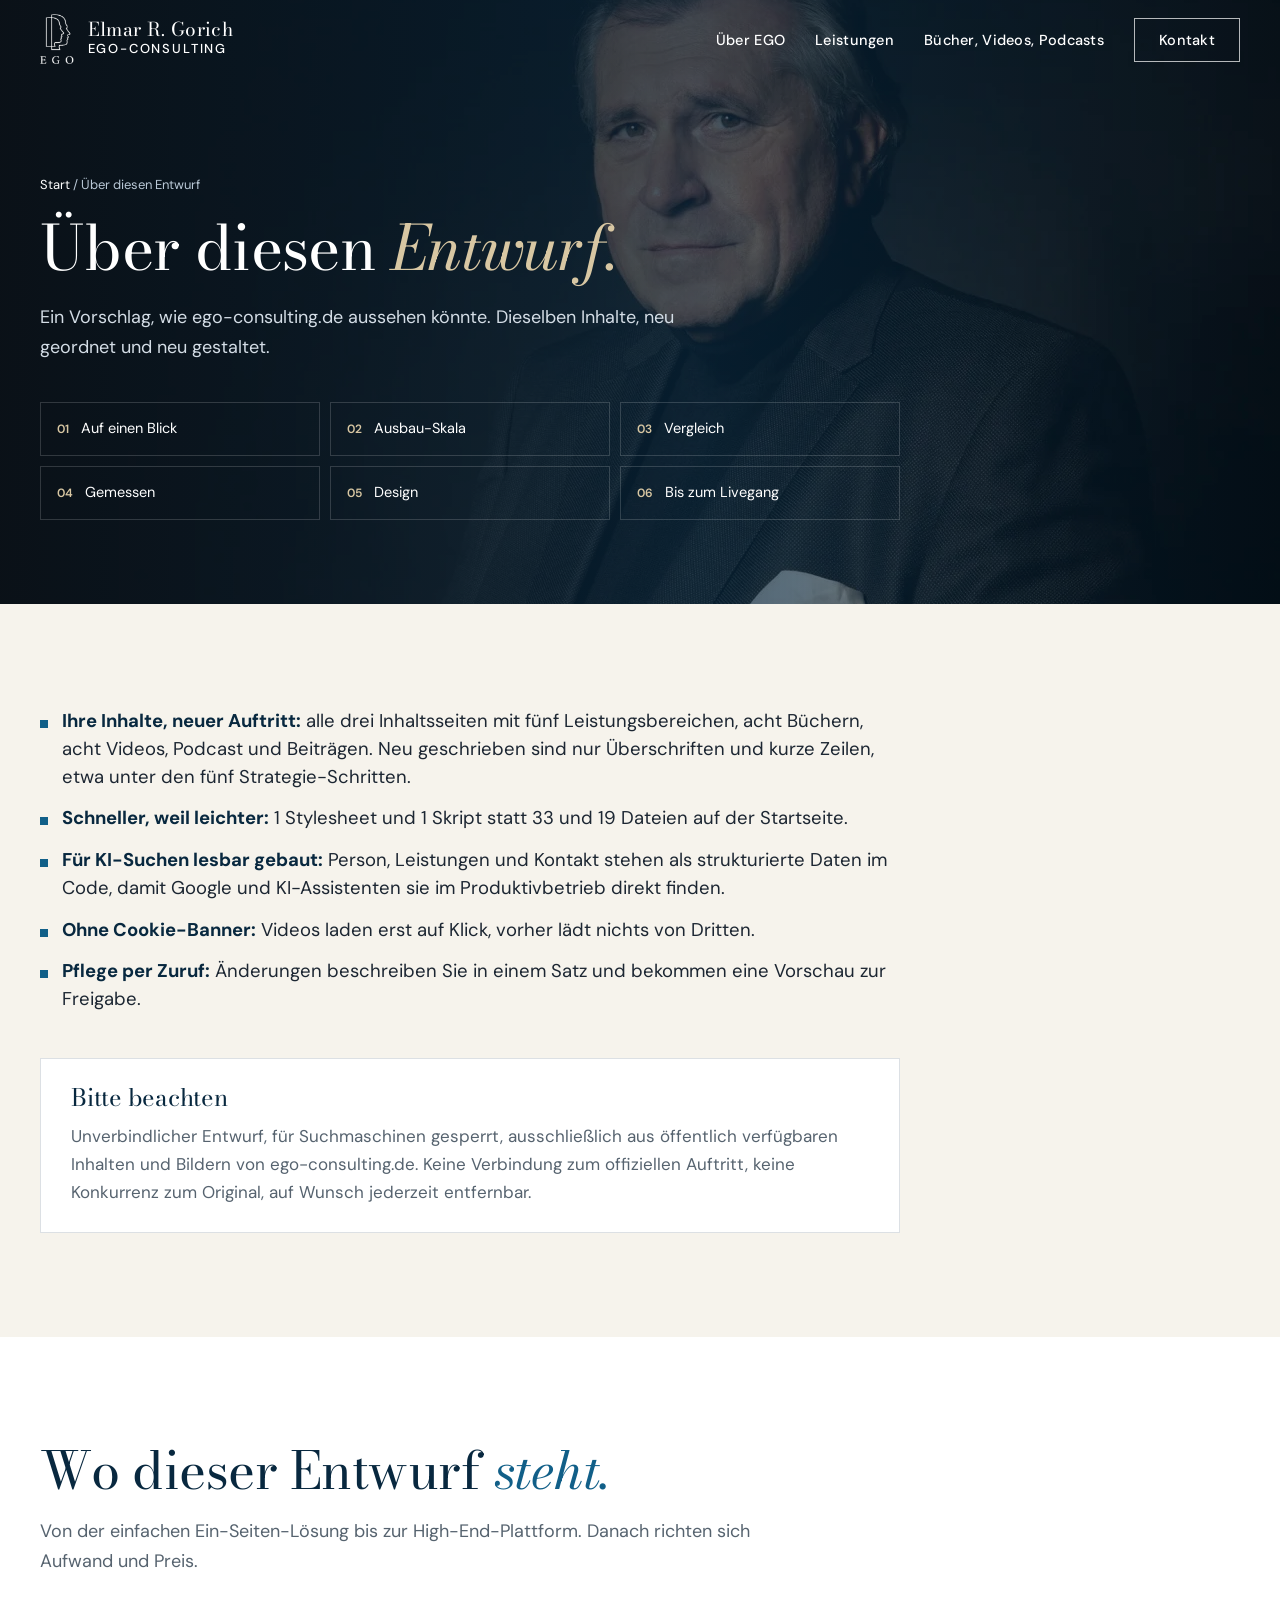
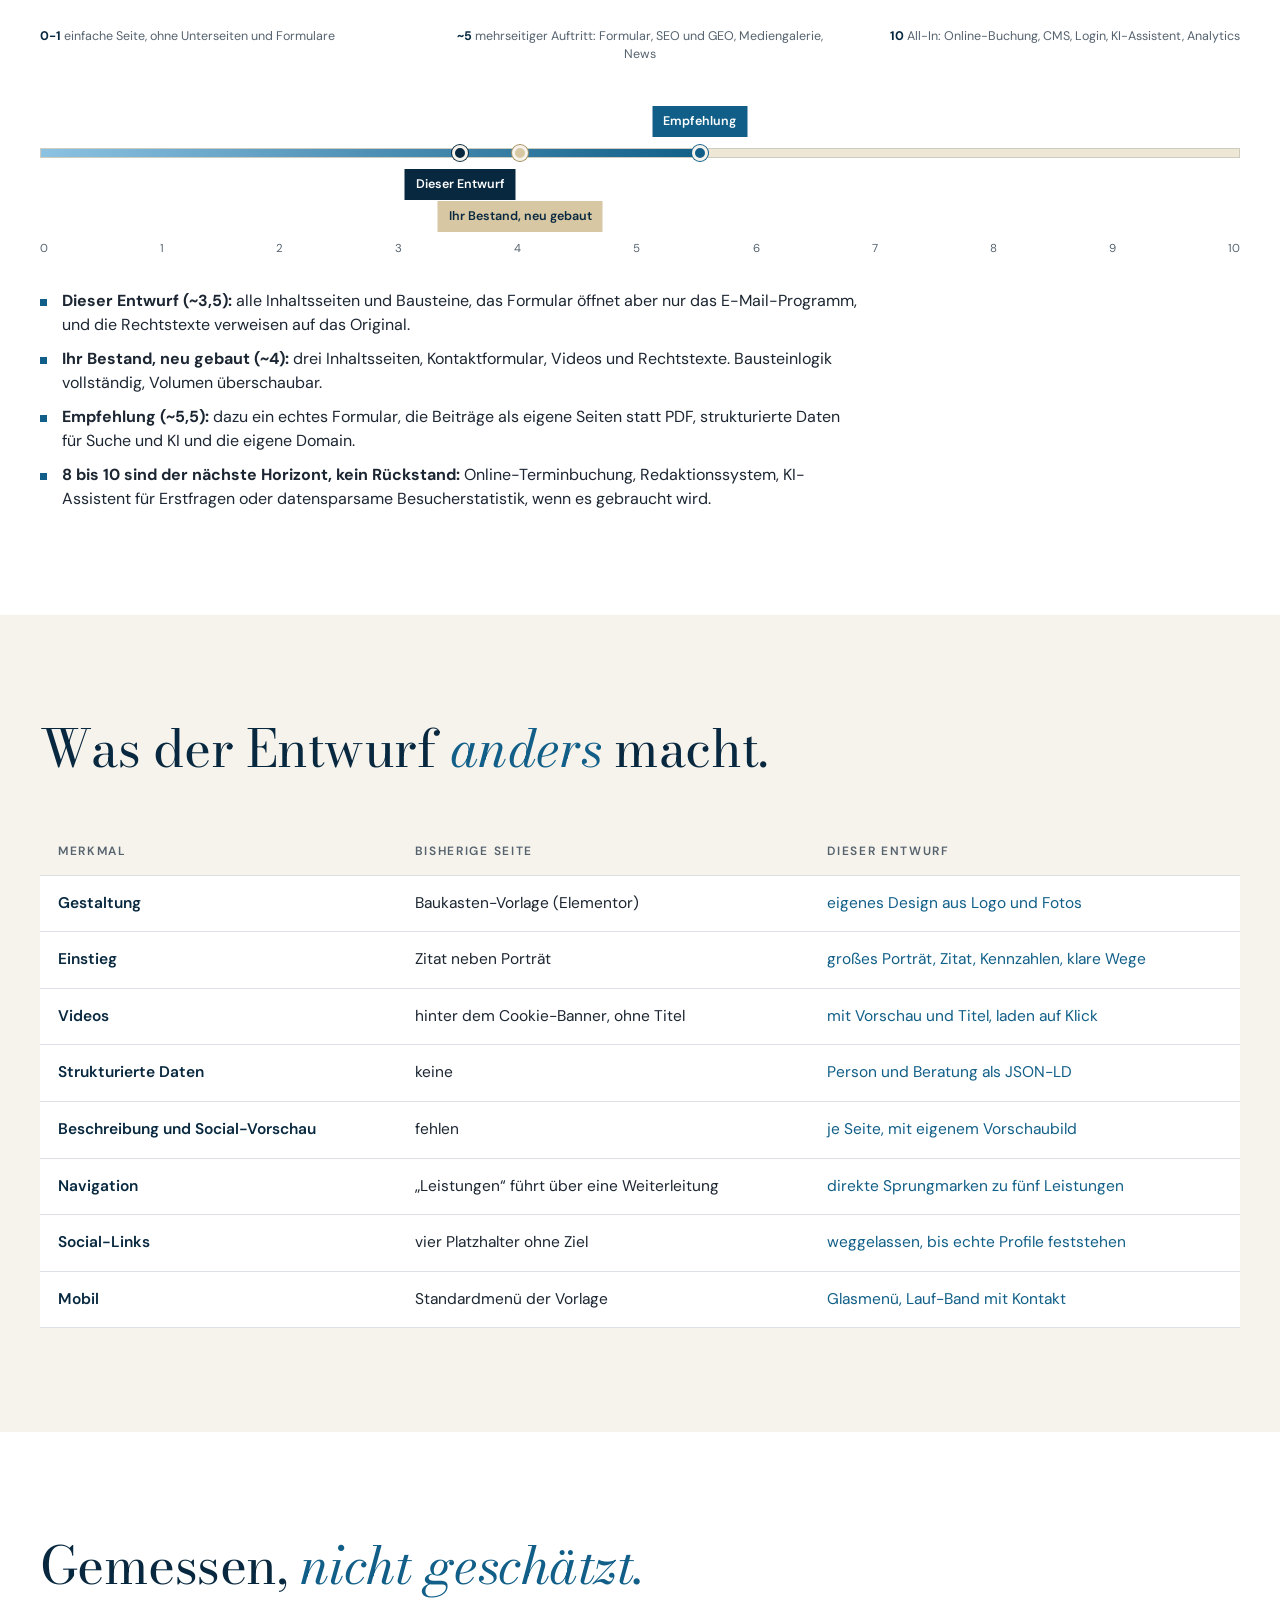
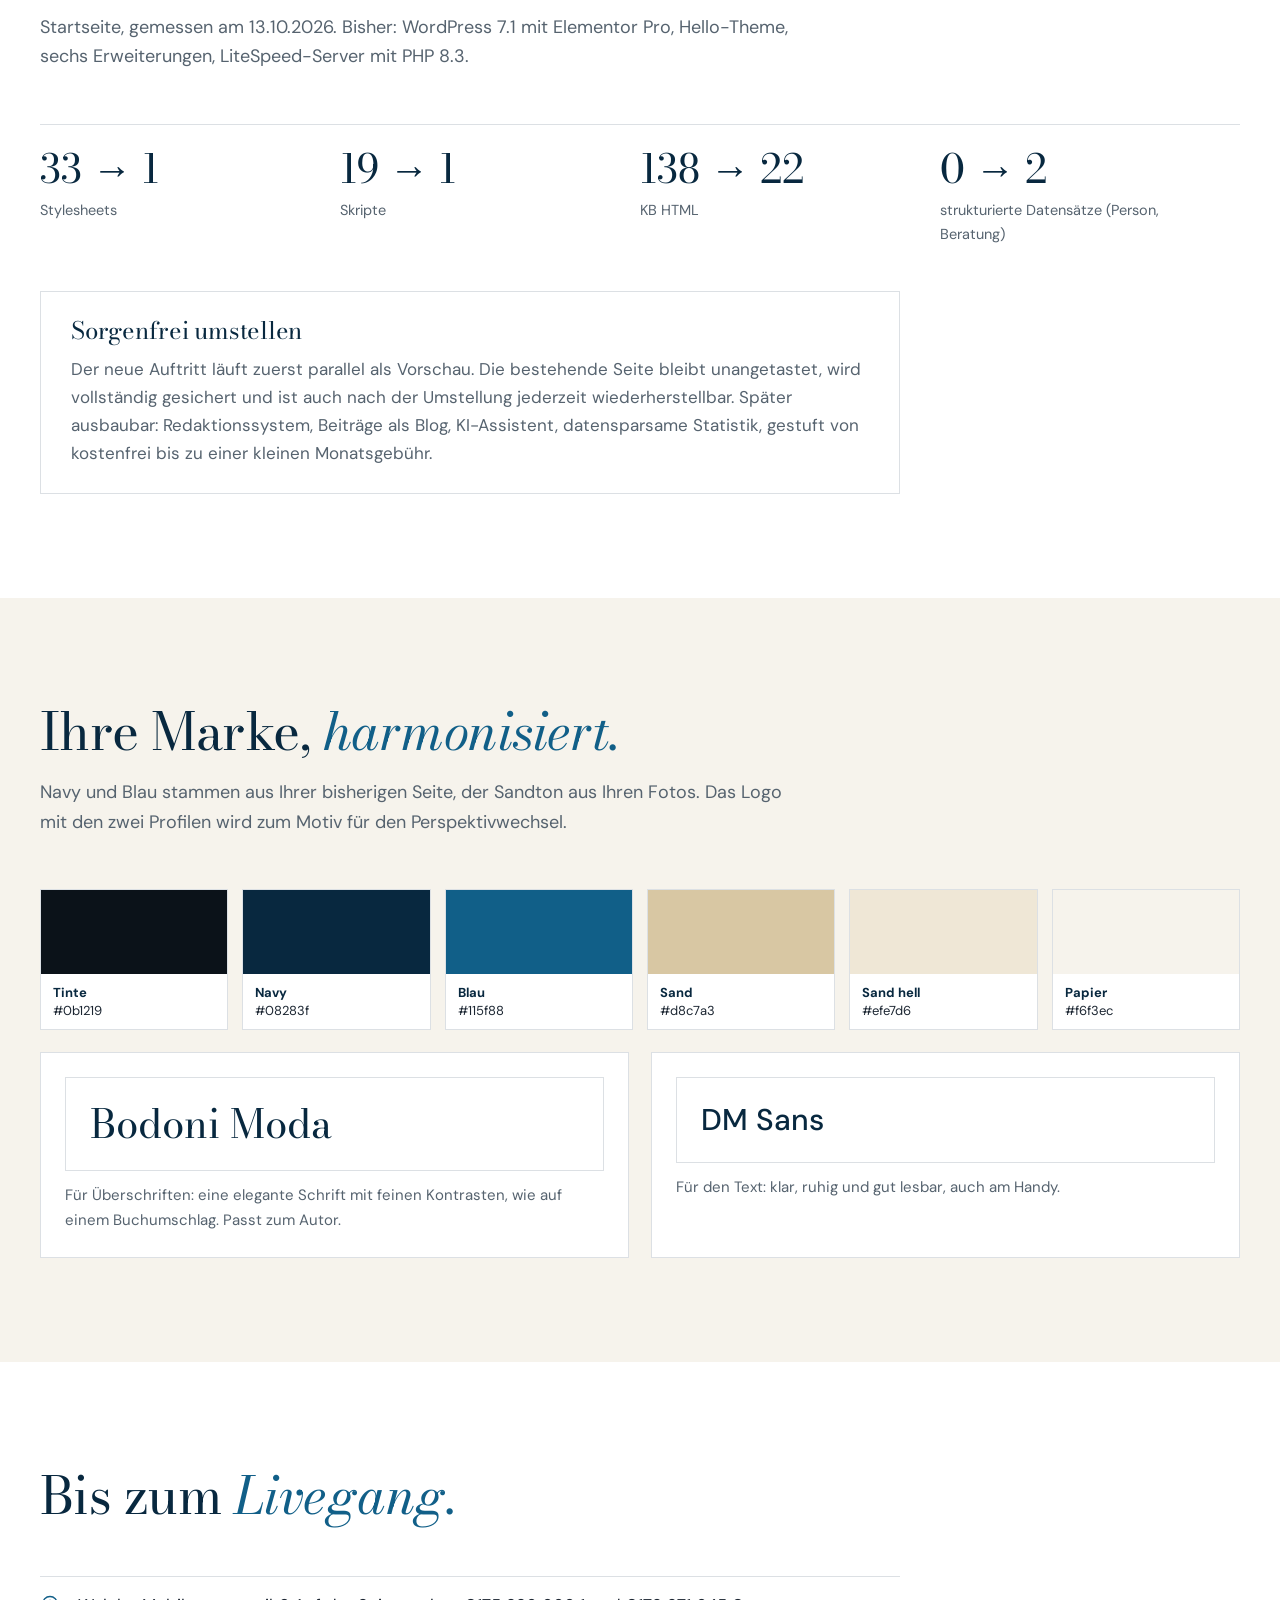
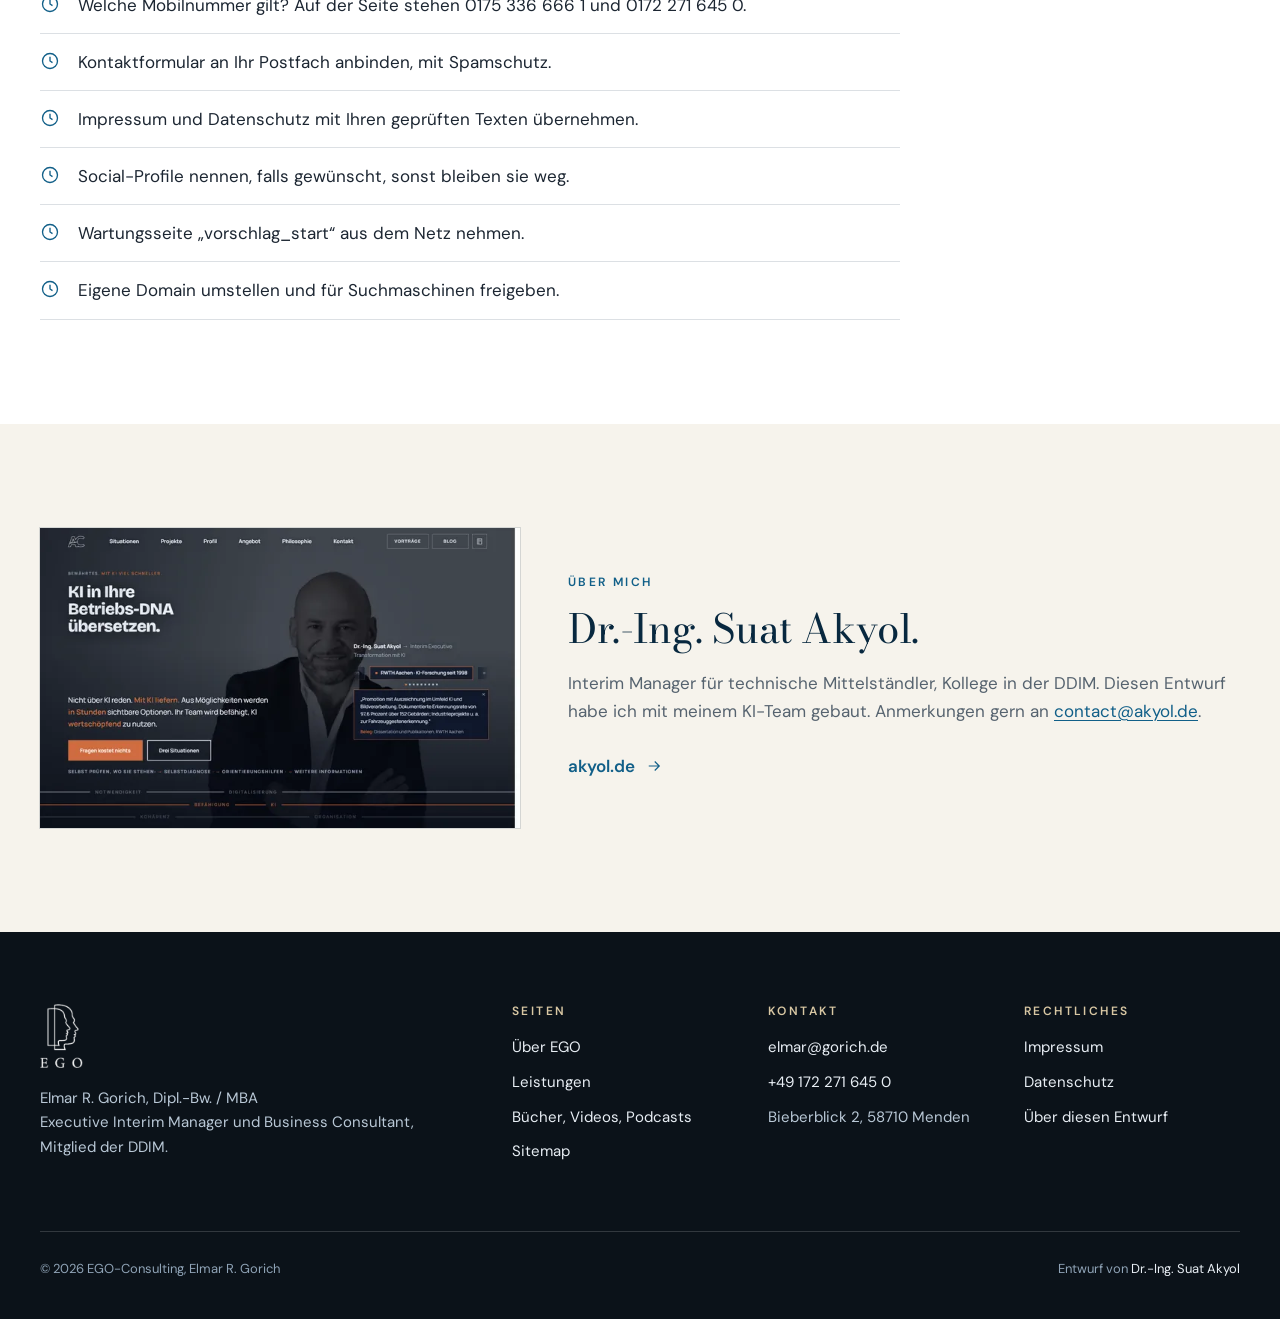
<file: hinweise.html>
<!doctype html>
<html lang="de">
<head>
<meta charset="utf-8">
<meta name="viewport" content="width=device-width, initial-scale=1">
<title>Über diesen Entwurf | EGO-Consulting, Elmar R. Gorich</title>
<meta name="description" content="Was der Neuentwurf für EGO-Consulting zeigt, was er anders macht, wo er auf der Ausbau-Skala steht und was bis zum Produktivbetrieb fehlt.">
<meta name="robots" content="noindex, nofollow">
<link rel="canonical" href="https://ego-consulting.de/">
<meta property="og:type" content="website">
<meta property="og:title" content="Über diesen Entwurf | EGO-Consulting">
<meta property="og:description" content="Was der Neuentwurf für EGO-Consulting zeigt, was er anders macht, wo er auf der Ausbau-Skala steht und was bis zum Produktivbetrieb fehlt.">
<meta property="og:image" content="https://suak0903.github.io/ego-consulting/media/og.jpg">
<meta property="og:image:width" content="1200"><meta property="og:image:height" content="630">
<meta name="twitter:card" content="summary_large_image">
<link rel="icon" href="media/favicon.png"><link rel="apple-touch-icon" href="media/apple-touch-icon.png">
<link rel="preload" href="fonts/bodoni-moda-v28-latin-regular.woff2" as="font" type="font/woff2" crossorigin>

<link rel="stylesheet" href="css/site.css?v=3">
<script type="application/ld+json">{"@context": "https://schema.org", "@graph": [{"@type": "Person", "@id": "https://ego-consulting.de/#elmar", "name": "Elmar R. Gorich", "jobTitle": "Executive Interim Manager und Business Consultant", "honorificSuffix": "Dipl.-Bw., MBA", "email": "mailto:elmar@gorich.de", "worksFor": {"@id": "https://ego-consulting.de/#ego"}, "memberOf": {"@type": "Organization", "name": "DDIM"}, "knowsAbout": ["B2B-Vertrieb", "Vertriebsoptimierung", "Business Development", "Interim Management", "Strategieentwicklung", "Change Management", "Coaching", "Digitale Transformation"]}, {"@type": "ProfessionalService", "@id": "https://ego-consulting.de/#ego", "name": "EGO-Consulting", "url": "https://ego-consulting.de/", "founder": {"@id": "https://ego-consulting.de/#elmar"}, "email": "elmar@gorich.de", "telephone": "+49 172 2716450", "address": {"@type": "PostalAddress", "streetAddress": "Bieberblick 2", "postalCode": "58710", "addressLocality": "Menden", "addressCountry": "DE"}, "areaServed": "DE", "potentialAction": {"@type": "CommunicateAction", "target": "mailto:elmar@gorich.de"}}]}</script>
</head>
<body>
<a class="skip" href="#inhalt">Zum Inhalt springen</a>
<header class="nav" id="nav">
  <div class="wrap">
    <a class="brand" href="index.html" aria-label="EGO-Consulting, zur Startseite">
      <img class="logo-hell" src="media/logo-hell.png" alt="" width="114" height="170"><img class="logo-dunkel" src="media/logo-dunkel.png" alt="" width="114" height="170">
      <span><b>Elmar R. Gorich</b>EGO-Consulting</span>
    </a>
    <ul class="nav__links"><li><a href="ueber-ego.html">Über EGO</a></li><li><a href="index.html#leistungen">Leistungen</a></li><li><a href="medien.html">Bücher, Videos, Podcasts</a></li><li><a class="nav__cta" href="index.html#kontakt">Kontakt</a></li></ul>
    <button class="burger" id="burger" aria-label="Menü öffnen" aria-expanded="false" aria-controls="mmenu"><span></span><span></span><span></span></button>
  </div>
</header>
<nav class="mmenu" id="mmenu" aria-label="Hauptmenü" inert>
  <ul class="mmenu__links"><li><a href="ueber-ego.html"><i>01</i>Über EGO</a></li><li><a href="index.html#leistungen"><i>02</i>Leistungen</a></li><li><a href="medien.html"><i>03</i>Bücher, Videos, Podcasts</a></li><li><a href="index.html#kontakt"><i>04</i>Kontakt</a></li></ul>
  <div class="mmenu__foot">
    <a class="btn btn--ghost" href="mailto:elmar@gorich.de"><svg width="18" height="18" fill="none" stroke="currentColor" stroke-width="1.6" viewBox="0 0 24 24"><rect x="3" y="5" width="18" height="14"/><path d="m3 7 9 6 9-6"/></svg> elmar@gorich.de</a>
    <div class="mmenu__pills"><a href="tel:+491722716450">Anrufen</a><a href="https://maps.google.com/?q=Bieberblick+2,+58710+Menden" target="_blank" rel="noopener">Route</a></div>
  </div>
</nav>
<main id="inhalt">

<section class="subhero">
  <div class="subhero__bg"><picture><source srcset="media/hero.webp" type="image/webp"><img src="media/hero.jpg" alt="" width="1600" height="1066" loading="eager" fetchpriority="high" decoding="sync"></picture></div>
  <div class="wrap">
    <div class="crumb"><a href="index.html">Start</a> / Über diesen Entwurf</div>
    <h1>Über diesen <em>Entwurf.</em></h1>
    <p>Ein Vorschlag, wie ego-consulting.de aussehen könnte. Dieselben Inhalte, neu geordnet und neu gestaltet.</p>
    <nav class="toc" aria-label="Inhalt dieser Seite">
      <a href="#kurz"><i>01</i>Auf einen Blick</a><a href="#skala"><i>02</i>Ausbau-Skala</a><a href="#vergleich"><i>03</i>Vergleich</a>
      <a href="#gemessen"><i>04</i>Gemessen</a><a href="#design"><i>05</i>Design</a><a href="#weg"><i>06</i>Bis zum Livegang</a>
    </nav>
  </div>
</section>

<section class="sec sec--paper" id="kurz"><div class="wrap">
  <div class="summary reveal">
    <p><b>Ihre Inhalte, neuer Auftritt:</b> alle drei Inhaltsseiten mit fünf Leistungsbereichen, acht Büchern, acht Videos, Podcast und Beiträgen. Neu geschrieben sind nur Überschriften und kurze Zeilen, etwa unter den fünf Strategie-Schritten.</p>
    <p><b>Schneller, weil leichter:</b> 1 Stylesheet und 1 Skript statt 33 und 19 Dateien auf der Startseite.</p>
    <p><b>Für KI-Suchen lesbar gebaut:</b> Person, Leistungen und Kontakt stehen als strukturierte Daten im Code, damit Google und KI-Assistenten sie im Produktivbetrieb direkt finden.</p>
    <p><b>Ohne Cookie-Banner:</b> Videos laden erst auf Klick, vorher lädt nichts von Dritten.</p>
    <p><b>Pflege per Zuruf:</b> Änderungen beschreiben Sie in einem Satz und bekommen eine Vorschau zur Freigabe.</p>
  </div>
  <div class="note-box reveal" style="margin-top:44px">
    <h3>Bitte beachten</h3>
    <p>Unverbindlicher Entwurf, für Suchmaschinen gesperrt, ausschließlich aus öffentlich verfügbaren Inhalten und Bildern von ego-consulting.de. Keine Verbindung zum offiziellen Auftritt, keine Konkurrenz zum Original, auf Wunsch jederzeit entfernbar.</p>
  </div>
</div></section>

<section class="sec sec--white" id="skala"><div class="wrap">
  <div class="shead reveal"><h2>Wo dieser Entwurf <em>steht.</em></h2><p>Von der einfachen Ein-Seiten-Lösung bis zur High-End-Plattform. Danach richten sich Aufwand und Preis.</p></div>
  <div class="scale reveal">
    <div class="scale__caps"><span><b>0-1</b> einfache Seite, ohne Unterseiten und Formulare</span><span class="mid"><b>~5</b> mehrseitiger Auftritt: Formular, SEO und GEO, Mediengalerie, News</span><span class="end"><b>10</b> All-In: Online-Buchung, CMS, Login, KI-Assistent, Analytics</span></div>
    <div class="scale__track">
      <div class="scale__fill" style="width:55%"></div>
      <div class="scale__mk scale__mk--now" style="left:35%"><i></i><span class="scale__lab">Dieser Entwurf</span></div>
      <div class="scale__mk scale__mk--ist" style="left:40%"><i></i><span class="scale__lab">Ihr Bestand, neu gebaut</span></div>
      <div class="scale__mk scale__mk--rec" style="left:55%"><i></i><span class="scale__lab">Empfehlung</span></div>
    </div>
    <div class="scale__nums"><span>0</span><span>1</span><span>2</span><span>3</span><span>4</span><span>5</span><span>6</span><span>7</span><span>8</span><span>9</span><span>10</span></div>
    <ul class="scale__why">
      <li><b>Dieser Entwurf (~3,5):</b> alle Inhaltsseiten und Bausteine, das Formular öffnet aber nur das E-Mail-Programm, und die Rechtstexte verweisen auf das Original.</li>
      <li><b>Ihr Bestand, neu gebaut (~4):</b> drei Inhaltsseiten, Kontaktformular, Videos und Rechtstexte. Bausteinlogik vollständig, Volumen überschaubar.</li>
      <li><b>Empfehlung (~5,5):</b> dazu ein echtes Formular, die Beiträge als eigene Seiten statt PDF, strukturierte Daten für Suche und KI und die eigene Domain.</li>
      <li><b>8 bis 10 sind der nächste Horizont, kein Rückstand:</b> Online-Terminbuchung, Redaktionssystem, KI-Assistent für Erstfragen oder datensparsame Besucherstatistik, wenn es gebraucht wird.</li>
    </ul>
  </div>
</div></section>

<section class="sec sec--paper" id="vergleich"><div class="wrap">
  <div class="shead reveal"><h2>Was der Entwurf <em>anders</em> macht.</h2></div>
  <table class="cmp reveal">
    <thead><tr><th>Merkmal</th><th>Bisherige Seite</th><th>Dieser Entwurf</th></tr></thead>
    <tbody>
      <tr><td>Gestaltung</td><td data-l="Bisher">Baukasten-Vorlage (Elementor)</td><td data-l="Entwurf">eigenes Design aus Logo und Fotos</td></tr>
      <tr><td>Einstieg</td><td data-l="Bisher">Zitat neben Porträt</td><td data-l="Entwurf">großes Porträt, Zitat, Kennzahlen, klare Wege</td></tr>
      <tr><td>Videos</td><td data-l="Bisher">hinter dem Cookie-Banner, ohne Titel</td><td data-l="Entwurf">mit Vorschau und Titel, laden auf Klick</td></tr>
      <tr><td>Strukturierte Daten</td><td data-l="Bisher">keine</td><td data-l="Entwurf">Person und Beratung als JSON-LD</td></tr>
      <tr><td>Beschreibung und Social-Vorschau</td><td data-l="Bisher">fehlen</td><td data-l="Entwurf">je Seite, mit eigenem Vorschaubild</td></tr>
      <tr><td>Navigation</td><td data-l="Bisher">„Leistungen“ führt über eine Weiterleitung</td><td data-l="Entwurf">direkte Sprungmarken zu fünf Leistungen</td></tr>
      <tr><td>Social-Links</td><td data-l="Bisher">vier Platzhalter ohne Ziel</td><td data-l="Entwurf">weggelassen, bis echte Profile feststehen</td></tr>
      <tr><td>Mobil</td><td data-l="Bisher">Standardmenü der Vorlage</td><td data-l="Entwurf">Glasmenü, Lauf-Band mit Kontakt</td></tr>
    </tbody>
  </table>
</div></section>

<section class="sec sec--white" id="gemessen"><div class="wrap">
  <div class="shead reveal"><h2>Gemessen, <em>nicht geschätzt.</em></h2><p>Startseite, gemessen am 13.10.2026. Bisher: WordPress 7.1 mit Elementor Pro, Hello-Theme, sechs Erweiterungen, LiteSpeed-Server mit PHP 8.3.</p></div>
  <div class="tech reveal">
    <div><b>33 → 1</b><span>Stylesheets</span></div>
    <div><b>19 → 1</b><span>Skripte</span></div>
    <div><b>138 → 22</b><span>KB HTML</span></div>
    <div><b>0 → 2</b><span>strukturierte Datensätze (Person, Beratung)</span></div>
  </div>
  <div class="note-box reveal" style="margin-top:44px"><h3>Sorgenfrei umstellen</h3><p>Der neue Auftritt läuft zuerst parallel als Vorschau. Die bestehende Seite bleibt unangetastet, wird vollständig gesichert und ist auch nach der Umstellung jederzeit wiederherstellbar. Später ausbaubar: Redaktionssystem, Beiträge als Blog, KI-Assistent, datensparsame Statistik, gestuft von kostenfrei bis zu einer kleinen Monatsgebühr.</p></div>
</div></section>

<section class="sec sec--paper" id="design"><div class="wrap">
  <div class="shead reveal"><h2>Ihre Marke, <em>harmonisiert.</em></h2><p>Navy und Blau stammen aus Ihrer bisherigen Seite, der Sandton aus Ihren Fotos. Das Logo mit den zwei Profilen wird zum Motiv für den Perspektivwechsel.</p></div>
  <div class="ds reveal">
    <div><i style="background:#0b1219"></i><span><b>Tinte</b>#0b1219</span></div>
    <div><i style="background:#08283f"></i><span><b>Navy</b>#08283f</span></div>
    <div><i style="background:#115f88"></i><span><b>Blau</b>#115f88</span></div>
    <div><i style="background:#d8c7a3"></i><span><b>Sand</b>#d8c7a3</span></div>
    <div><i style="background:#efe7d6"></i><span><b>Sand hell</b>#efe7d6</span></div>
    <div><i style="background:#f6f3ec"></i><span><b>Papier</b>#f6f3ec</span></div>
  </div>
  <div class="fonts reveal">
    <div><div class="f1">Bodoni Moda</div><p>Für Überschriften: eine elegante Schrift mit feinen Kontrasten, wie auf einem Buchumschlag. Passt zum Autor.</p></div>
    <div><div class="f2">DM Sans</div><p>Für den Text: klar, ruhig und gut lesbar, auch am Handy.</p></div>
  </div>
</div></section>

<section class="sec sec--white" id="weg"><div class="wrap">
  <div class="shead reveal"><h2>Bis zum <em>Livegang.</em></h2></div>
  <ul class="todo reveal">
    <li><svg viewBox="0 0 24 24"><circle cx="12" cy="12" r="9"/><path d="M12 7v5l3 2"/></svg><span>Welche Mobilnummer gilt? Auf der Seite stehen 0175 336 666 1 und 0172 271 645 0.</span></li>
    <li><svg viewBox="0 0 24 24"><circle cx="12" cy="12" r="9"/><path d="M12 7v5l3 2"/></svg><span>Kontaktformular an Ihr Postfach anbinden, mit Spamschutz.</span></li>
    <li><svg viewBox="0 0 24 24"><circle cx="12" cy="12" r="9"/><path d="M12 7v5l3 2"/></svg><span>Impressum und Datenschutz mit Ihren geprüften Texten übernehmen.</span></li>
    <li><svg viewBox="0 0 24 24"><circle cx="12" cy="12" r="9"/><path d="M12 7v5l3 2"/></svg><span>Social-Profile nennen, falls gewünscht, sonst bleiben sie weg.</span></li>
    <li><svg viewBox="0 0 24 24"><circle cx="12" cy="12" r="9"/><path d="M12 7v5l3 2"/></svg><span>Wartungsseite „vorschlag_start“ aus dem Netz nehmen.</span></li>
    <li><svg viewBox="0 0 24 24"><circle cx="12" cy="12" r="9"/><path d="M12 7v5l3 2"/></svg><span>Eigene Domain umstellen und für Suchmaschinen freigeben.</span></li>
  </ul>
</div></section>

<section class="sec sec--paper"><div class="wrap me">
  <a href="https://www.akyol.de/" target="_blank" rel="noopener" class="reveal"><img src="media/akyol.webp" alt="Startseite von akyol.de" width="640" height="400" loading="lazy" decoding="async"></a>
  <div class="reveal"><div class="svc__label">Über mich</div><h2 style="font-size:clamp(28px,3.4vw,40px)">Dr.-Ing. Suat Akyol.</h2><p style="color:var(--muted)">Interim Manager für technische Mittelständler, Kollege in der DDIM. Diesen Entwurf habe ich mit meinem KI-Team gebaut. Anmerkungen gern an <a href="mailto:contact@akyol.de">contact@akyol.de</a>.</p><a class="more" href="https://www.akyol.de/" target="_blank" rel="noopener">akyol.de <svg viewBox="0 0 24 24"><path d="M5 12h14M13 6l6 6-6 6"/></svg></a></div>
</div></section>
</main>
<footer class="foot">
  <div class="wrap">
    <div class="foot__grid">
      <div><img src="media/logo-hell.png" alt="EGO-Consulting" width="114" height="170"><p>Elmar R. Gorich, Dipl.-Bw. / MBA<br>Executive Interim Manager und Business Consultant, Mitglied der DDIM.</p></div>
      <div><h2>Seiten</h2><ul><li><a href="ueber-ego.html">Über EGO</a></li><li><a href="index.html#leistungen">Leistungen</a></li><li><a href="medien.html">Bücher, Videos, Podcasts</a></li><li><a href="sitemap.html">Sitemap</a></li></ul></div>
      <div><h2>Kontakt</h2><ul><li><a href="mailto:elmar@gorich.de">elmar@gorich.de</a></li><li><a href="tel:+491722716450">+49 172 271 645 0</a></li><li>Bieberblick 2, 58710 Menden</li></ul></div>
      <div><h2>Rechtliches</h2><ul><li><a href="impressum.html">Impressum</a></li><li><a href="datenschutz.html">Datenschutz</a></li><li><a href="hinweise.html">Über diesen Entwurf</a></li></ul></div>
    </div>
    <div class="foot__bottom"><span>© 2026 EGO-Consulting, Elmar R. Gorich</span><span>Entwurf von <a href="https://www.akyol.de/" target="_blank" rel="noopener">Dr.-Ing. Suat Akyol</a></span></div>
  </div>
</footer>

<script src="js/site.js?v=3" defer></script>
</body>
</html>
</file>
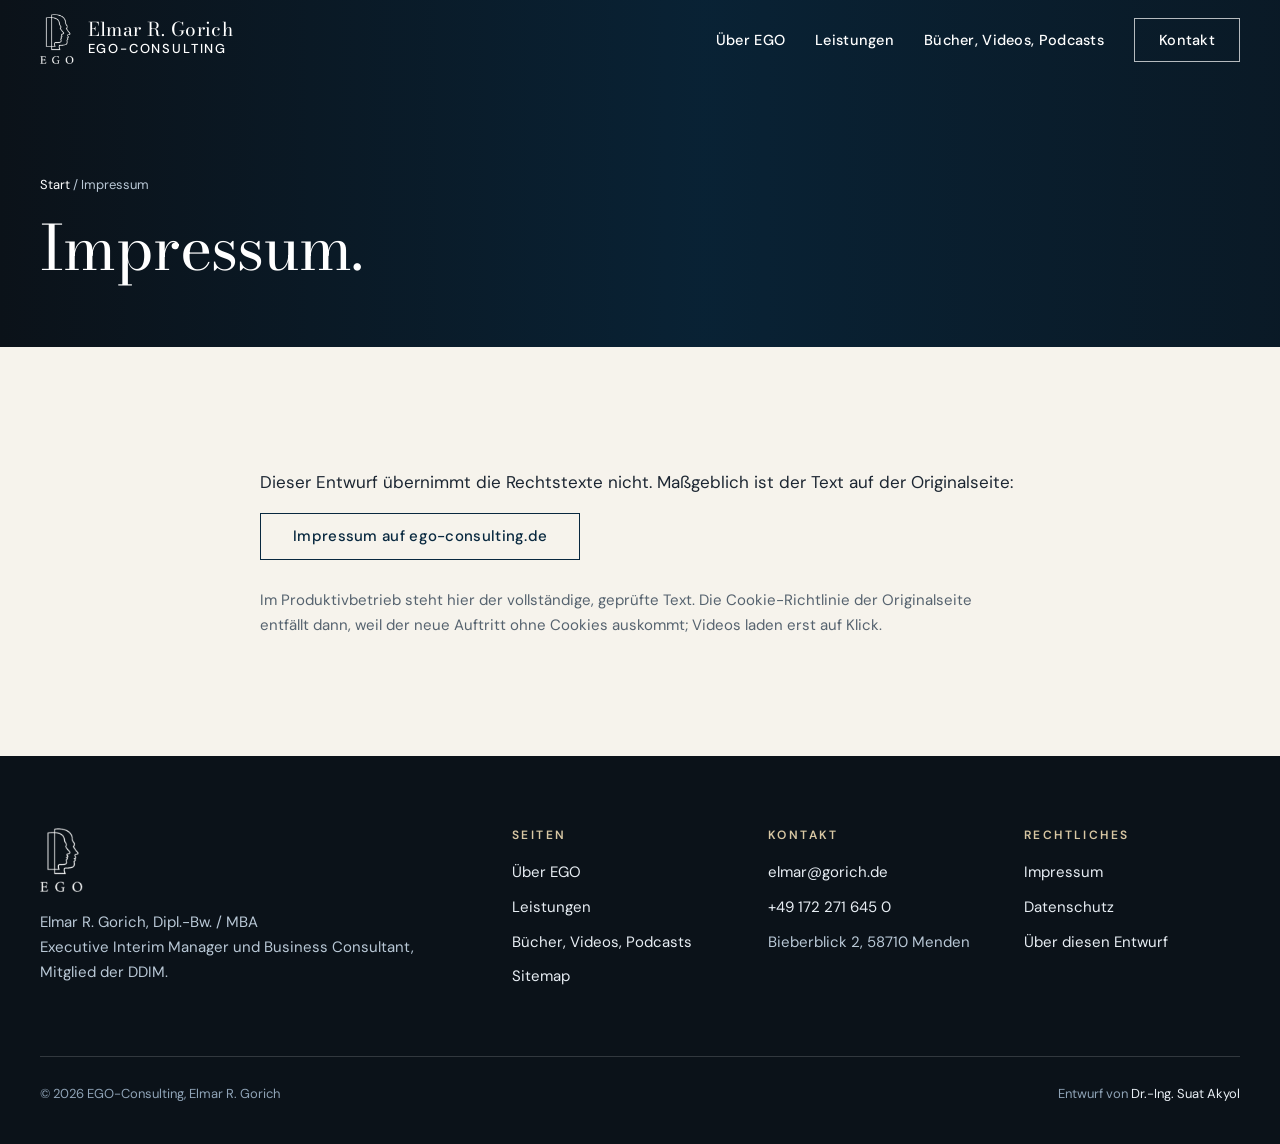
<file: impressum.html>
<!doctype html>
<html lang="de">
<head>
<meta charset="utf-8">
<meta name="viewport" content="width=device-width, initial-scale=1">
<title>Impressum | EGO-Consulting, Elmar R. Gorich</title>
<meta name="description" content="Impressum von EGO-Consulting, Elmar R. Gorich, Executive Interim Manager und Business Consultant in Menden. Im Entwurf mit Verweis auf den geprüften Originaltext.">
<meta name="robots" content="noindex, nofollow">
<link rel="canonical" href="https://ego-consulting.de/impressum/">
<meta property="og:type" content="website">
<meta property="og:title" content="Impressum | EGO-Consulting">
<meta property="og:description" content="Impressum von EGO-Consulting, Elmar R. Gorich, Executive Interim Manager und Business Consultant in Menden. Im Entwurf mit Verweis auf den geprüften Originaltext.">
<meta property="og:image" content="https://suak0903.github.io/ego-consulting/media/og.jpg">
<meta property="og:image:width" content="1200"><meta property="og:image:height" content="630">
<meta name="twitter:card" content="summary_large_image">
<link rel="icon" href="media/favicon.png"><link rel="apple-touch-icon" href="media/apple-touch-icon.png">
<link rel="preload" href="fonts/bodoni-moda-v28-latin-regular.woff2" as="font" type="font/woff2" crossorigin>

<link rel="stylesheet" href="css/site.css?v=3">
<script type="application/ld+json">{"@context": "https://schema.org", "@graph": [{"@type": "Person", "@id": "https://ego-consulting.de/#elmar", "name": "Elmar R. Gorich", "jobTitle": "Executive Interim Manager und Business Consultant", "honorificSuffix": "Dipl.-Bw., MBA", "email": "mailto:elmar@gorich.de", "worksFor": {"@id": "https://ego-consulting.de/#ego"}, "memberOf": {"@type": "Organization", "name": "DDIM"}, "knowsAbout": ["B2B-Vertrieb", "Vertriebsoptimierung", "Business Development", "Interim Management", "Strategieentwicklung", "Change Management", "Coaching", "Digitale Transformation"]}, {"@type": "ProfessionalService", "@id": "https://ego-consulting.de/#ego", "name": "EGO-Consulting", "url": "https://ego-consulting.de/", "founder": {"@id": "https://ego-consulting.de/#elmar"}, "email": "elmar@gorich.de", "telephone": "+49 172 2716450", "address": {"@type": "PostalAddress", "streetAddress": "Bieberblick 2", "postalCode": "58710", "addressLocality": "Menden", "addressCountry": "DE"}, "areaServed": "DE", "potentialAction": {"@type": "CommunicateAction", "target": "mailto:elmar@gorich.de"}}]}</script>
</head>
<body>
<a class="skip" href="#inhalt">Zum Inhalt springen</a>
<header class="nav" id="nav">
  <div class="wrap">
    <a class="brand" href="index.html" aria-label="EGO-Consulting, zur Startseite">
      <img class="logo-hell" src="media/logo-hell.png" alt="" width="114" height="170"><img class="logo-dunkel" src="media/logo-dunkel.png" alt="" width="114" height="170">
      <span><b>Elmar R. Gorich</b>EGO-Consulting</span>
    </a>
    <ul class="nav__links"><li><a href="ueber-ego.html">Über EGO</a></li><li><a href="index.html#leistungen">Leistungen</a></li><li><a href="medien.html">Bücher, Videos, Podcasts</a></li><li><a class="nav__cta" href="index.html#kontakt">Kontakt</a></li></ul>
    <button class="burger" id="burger" aria-label="Menü öffnen" aria-expanded="false" aria-controls="mmenu"><span></span><span></span><span></span></button>
  </div>
</header>
<nav class="mmenu" id="mmenu" aria-label="Hauptmenü" inert>
  <ul class="mmenu__links"><li><a href="ueber-ego.html"><i>01</i>Über EGO</a></li><li><a href="index.html#leistungen"><i>02</i>Leistungen</a></li><li><a href="medien.html"><i>03</i>Bücher, Videos, Podcasts</a></li><li><a href="index.html#kontakt"><i>04</i>Kontakt</a></li></ul>
  <div class="mmenu__foot">
    <a class="btn btn--ghost" href="mailto:elmar@gorich.de"><svg width="18" height="18" fill="none" stroke="currentColor" stroke-width="1.6" viewBox="0 0 24 24"><rect x="3" y="5" width="18" height="14"/><path d="m3 7 9 6 9-6"/></svg> elmar@gorich.de</a>
    <div class="mmenu__pills"><a href="tel:+491722716450">Anrufen</a><a href="https://maps.google.com/?q=Bieberblick+2,+58710+Menden" target="_blank" rel="noopener">Route</a></div>
  </div>
</nav>
<main id="inhalt">

<section class="subhero subhero--plain"><div class="wrap"><div class="crumb"><a href="index.html">Start</a> / Impressum</div><h1>Impressum.</h1></div></section>
<section class="sec sec--paper"><div class="wrap legal">
  <p>Dieser Entwurf übernimmt die Rechtstexte nicht. Maßgeblich ist der Text auf der Originalseite:</p>
  <p><a class="btn" href="https://ego-consulting.de/impressum/" target="_blank" rel="noopener">Impressum auf ego-consulting.de</a></p>
  <p style="color:var(--muted);font-size:15px;margin-top:28px">Im Produktivbetrieb steht hier der vollständige, geprüfte Text. Die Cookie-Richtlinie der Originalseite entfällt dann, weil der neue Auftritt ohne Cookies auskommt; Videos laden erst auf Klick.</p>
</div></section>
</main>
<footer class="foot">
  <div class="wrap">
    <div class="foot__grid">
      <div><img src="media/logo-hell.png" alt="EGO-Consulting" width="114" height="170"><p>Elmar R. Gorich, Dipl.-Bw. / MBA<br>Executive Interim Manager und Business Consultant, Mitglied der DDIM.</p></div>
      <div><h2>Seiten</h2><ul><li><a href="ueber-ego.html">Über EGO</a></li><li><a href="index.html#leistungen">Leistungen</a></li><li><a href="medien.html">Bücher, Videos, Podcasts</a></li><li><a href="sitemap.html">Sitemap</a></li></ul></div>
      <div><h2>Kontakt</h2><ul><li><a href="mailto:elmar@gorich.de">elmar@gorich.de</a></li><li><a href="tel:+491722716450">+49 172 271 645 0</a></li><li>Bieberblick 2, 58710 Menden</li></ul></div>
      <div><h2>Rechtliches</h2><ul><li><a href="impressum.html">Impressum</a></li><li><a href="datenschutz.html">Datenschutz</a></li><li><a href="hinweise.html">Über diesen Entwurf</a></li></ul></div>
    </div>
    <div class="foot__bottom"><span>© 2026 EGO-Consulting, Elmar R. Gorich</span><span>Entwurf von <a href="https://www.akyol.de/" target="_blank" rel="noopener">Dr.-Ing. Suat Akyol</a></span></div>
  </div>
</footer>

<script src="js/site.js?v=3" defer></script>
</body>
</html>
</file>
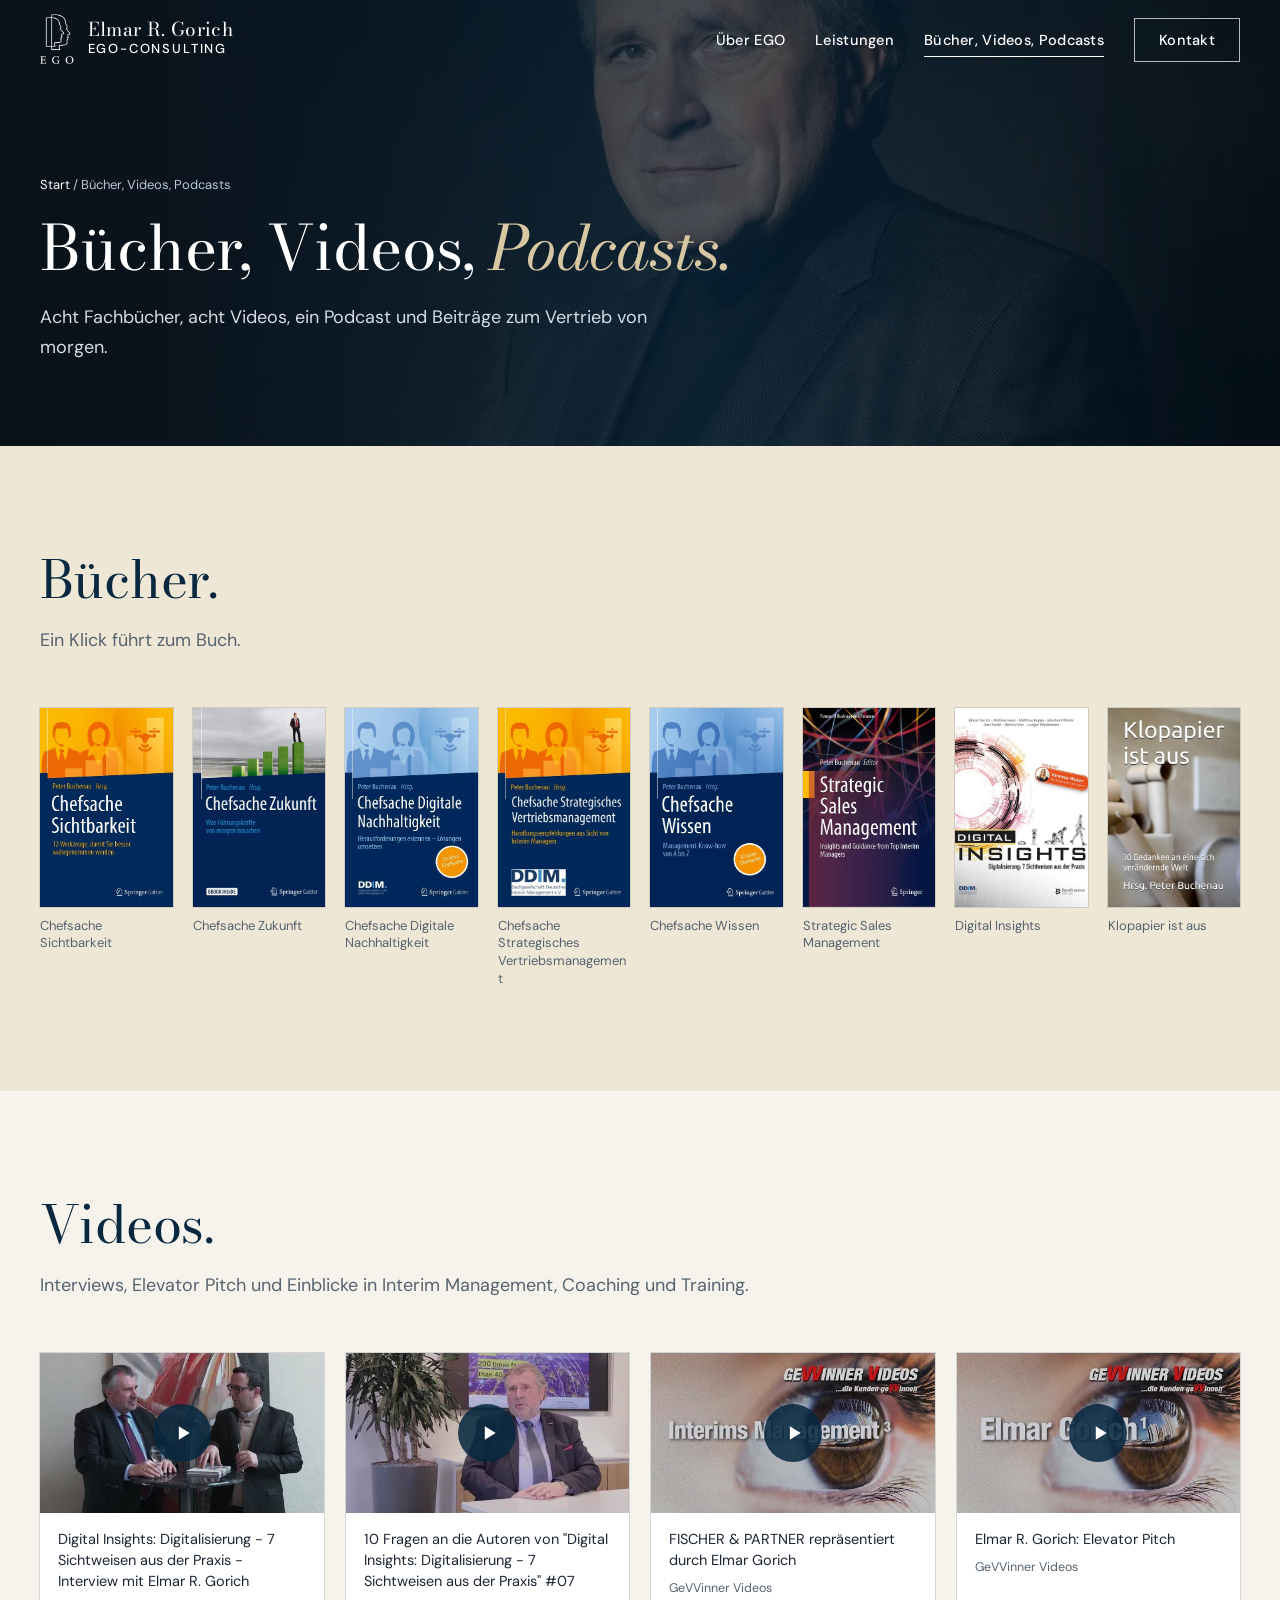
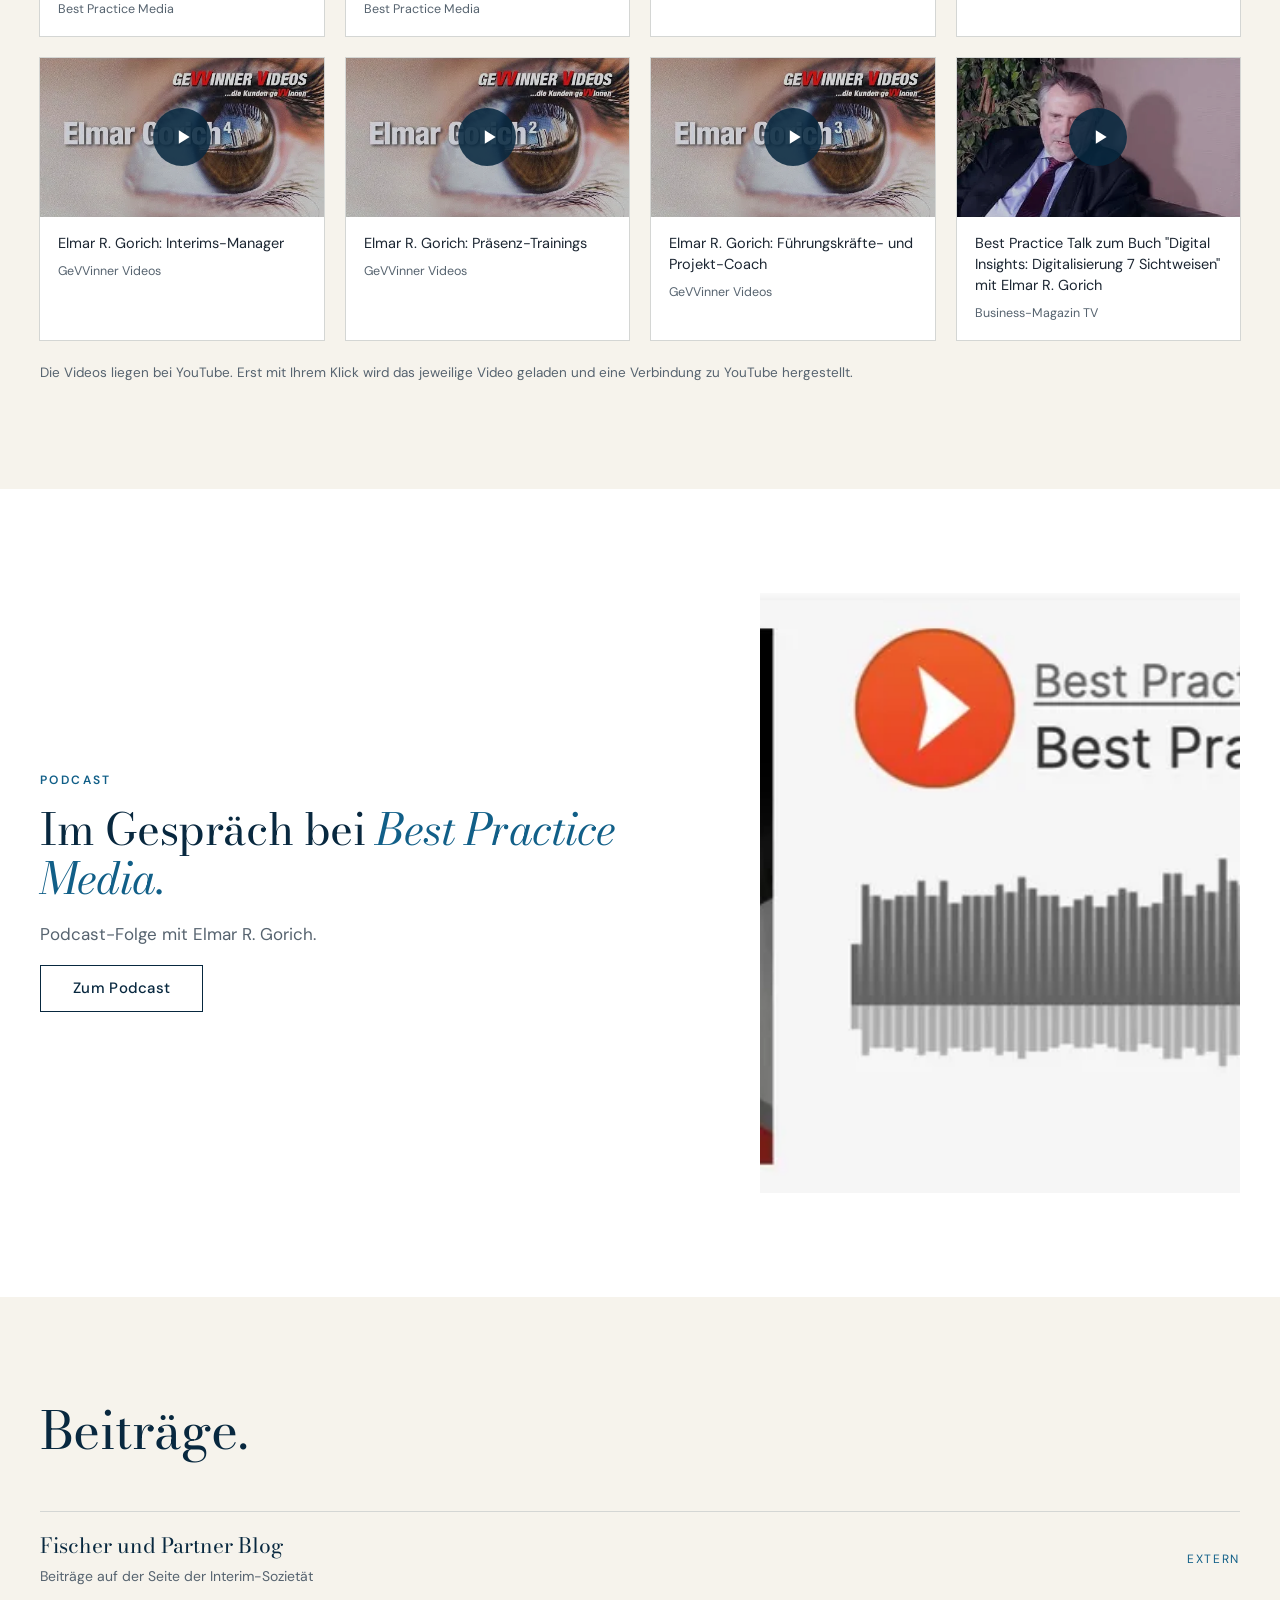
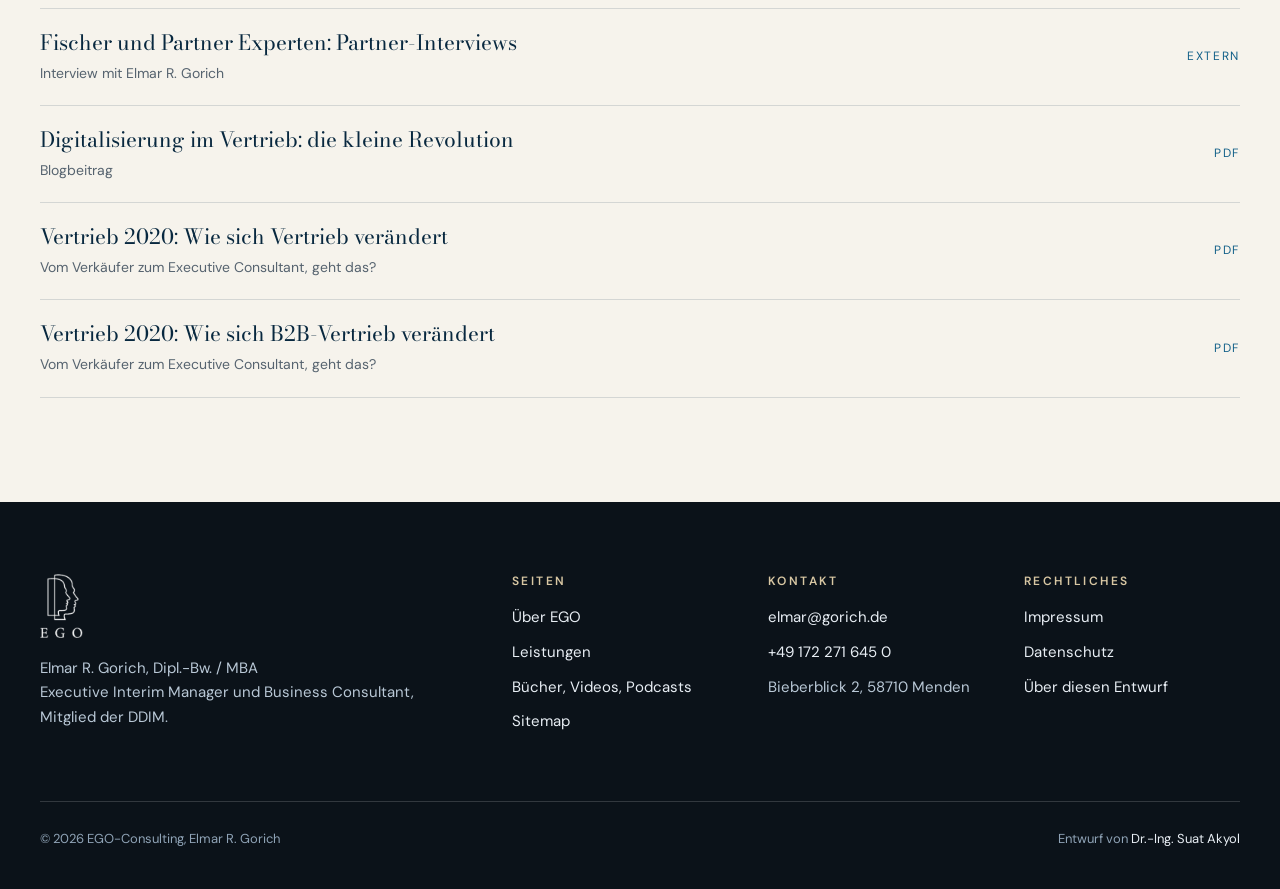
<file: medien.html>
<!doctype html>
<html lang="de">
<head>
<meta charset="utf-8">
<meta name="viewport" content="width=device-width, initial-scale=1">
<title>Bücher, Videos, Podcasts | EGO-Consulting, Elmar R. Gorich</title>
<meta name="description" content="Acht Fachbücher, Videos, Podcasts und Fachbeiträge von Elmar R. Gorich zu Vertrieb, Digitalisierung, Sichtbarkeit und Strategie im Mittelstand.">
<meta name="robots" content="noindex, nofollow">
<link rel="canonical" href="https://ego-consulting.de/bucher-videos-podcasts/">
<meta property="og:type" content="website">
<meta property="og:title" content="Bücher, Videos, Podcasts | EGO-Consulting">
<meta property="og:description" content="Acht Fachbücher, Videos, Podcasts und Fachbeiträge von Elmar R. Gorich zu Vertrieb, Digitalisierung, Sichtbarkeit und Strategie im Mittelstand.">
<meta property="og:image" content="https://suak0903.github.io/ego-consulting/media/og.jpg">
<meta property="og:image:width" content="1200"><meta property="og:image:height" content="630">
<meta name="twitter:card" content="summary_large_image">
<link rel="icon" href="media/favicon.png"><link rel="apple-touch-icon" href="media/apple-touch-icon.png">
<link rel="preload" href="fonts/bodoni-moda-v28-latin-regular.woff2" as="font" type="font/woff2" crossorigin>

<link rel="stylesheet" href="css/site.css?v=3">
<script type="application/ld+json">{"@context": "https://schema.org", "@graph": [{"@type": "Person", "@id": "https://ego-consulting.de/#elmar", "name": "Elmar R. Gorich", "jobTitle": "Executive Interim Manager und Business Consultant", "honorificSuffix": "Dipl.-Bw., MBA", "email": "mailto:elmar@gorich.de", "worksFor": {"@id": "https://ego-consulting.de/#ego"}, "memberOf": {"@type": "Organization", "name": "DDIM"}, "knowsAbout": ["B2B-Vertrieb", "Vertriebsoptimierung", "Business Development", "Interim Management", "Strategieentwicklung", "Change Management", "Coaching", "Digitale Transformation"]}, {"@type": "ProfessionalService", "@id": "https://ego-consulting.de/#ego", "name": "EGO-Consulting", "url": "https://ego-consulting.de/", "founder": {"@id": "https://ego-consulting.de/#elmar"}, "email": "elmar@gorich.de", "telephone": "+49 172 2716450", "address": {"@type": "PostalAddress", "streetAddress": "Bieberblick 2", "postalCode": "58710", "addressLocality": "Menden", "addressCountry": "DE"}, "areaServed": "DE", "potentialAction": {"@type": "CommunicateAction", "target": "mailto:elmar@gorich.de"}}]}</script>
</head>
<body>
<a class="skip" href="#inhalt">Zum Inhalt springen</a>
<header class="nav" id="nav">
  <div class="wrap">
    <a class="brand" href="index.html" aria-label="EGO-Consulting, zur Startseite">
      <img class="logo-hell" src="media/logo-hell.png" alt="" width="114" height="170"><img class="logo-dunkel" src="media/logo-dunkel.png" alt="" width="114" height="170">
      <span><b>Elmar R. Gorich</b>EGO-Consulting</span>
    </a>
    <ul class="nav__links"><li><a href="ueber-ego.html">Über EGO</a></li><li><a href="index.html#leistungen">Leistungen</a></li><li><a href="medien.html" aria-current="page">Bücher, Videos, Podcasts</a></li><li><a class="nav__cta" href="index.html#kontakt">Kontakt</a></li></ul>
    <button class="burger" id="burger" aria-label="Menü öffnen" aria-expanded="false" aria-controls="mmenu"><span></span><span></span><span></span></button>
  </div>
</header>
<nav class="mmenu" id="mmenu" aria-label="Hauptmenü" inert>
  <ul class="mmenu__links"><li><a href="ueber-ego.html"><i>01</i>Über EGO</a></li><li><a href="index.html#leistungen"><i>02</i>Leistungen</a></li><li><a href="medien.html"><i>03</i>Bücher, Videos, Podcasts</a></li><li><a href="index.html#kontakt"><i>04</i>Kontakt</a></li></ul>
  <div class="mmenu__foot">
    <a class="btn btn--ghost" href="mailto:elmar@gorich.de"><svg width="18" height="18" fill="none" stroke="currentColor" stroke-width="1.6" viewBox="0 0 24 24"><rect x="3" y="5" width="18" height="14"/><path d="m3 7 9 6 9-6"/></svg> elmar@gorich.de</a>
    <div class="mmenu__pills"><a href="tel:+491722716450">Anrufen</a><a href="https://maps.google.com/?q=Bieberblick+2,+58710+Menden" target="_blank" rel="noopener">Route</a></div>
  </div>
</nav>
<main id="inhalt">

<section class="subhero">
  <div class="subhero__bg"><picture><source srcset="media/hero.webp" type="image/webp"><img src="media/hero.jpg" alt="" width="1600" height="1066" loading="eager" fetchpriority="high" decoding="sync"></picture></div>
  <div class="wrap"><div class="crumb"><a href="index.html">Start</a> / Bücher, Videos, Podcasts</div><h1>Bücher, Videos, <em>Podcasts.</em></h1><p>Acht Fachbücher, acht Videos, ein Podcast und Beiträge zum Vertrieb von morgen.</p></div>
</section>
<section class="sec sec--sand"><div class="wrap"><div class="shead reveal"><h2>Bücher.</h2><p>Ein Klick führt zum Buch.</p></div><div class="reveal"><div class="books"><a href="https://www.amazon.de/Chefsache-Sichtbarkeit-Werkzeuge-besser-wahrgenommen/dp/365830605X" target="_blank" rel="noopener"><picture><source srcset="media/buch-sichtbarkeit.webp" type="image/webp"><img src="media/buch-sichtbarkeit.jpg" alt="Buchtitel Chefsache Sichtbarkeit" width="420" height="630" loading="lazy" decoding="async"></picture><span>Chefsache Sichtbarkeit</span></a><a href="https://www.amazon.de/-/en/Peter-Buchenau/dp/3658265590" target="_blank" rel="noopener"><picture><source srcset="media/buch-zukunft.webp" type="image/webp"><img src="media/buch-zukunft.jpg" alt="Buchtitel Chefsache Zukunft" width="420" height="630" loading="lazy" decoding="async"></picture><span>Chefsache Zukunft</span></a><a href="https://www.amazon.de/Chefsache-Digitale-Nachhaltigkeit-Herausforderungen-erkennen-ebook/dp/B0DGB4MH3S" target="_blank" rel="noopener"><picture><source srcset="media/buch-digitale-nachhaltigkeit.webp" type="image/webp"><img src="media/buch-digitale-nachhaltigkeit.jpg" alt="Buchtitel Chefsache Digitale Nachhaltigkeit" width="420" height="630" loading="lazy" decoding="async"></picture><span>Chefsache Digitale Nachhaltigkeit</span></a><a href="https://www.amazon.de/Chefsache-Strategisches-Vertriebsmanagement-Handlungsempfehlungen-Managern/dp/3658373792" target="_blank" rel="noopener"><picture><source srcset="media/buch-vertriebsmanagement.webp" type="image/webp"><img src="media/buch-vertriebsmanagement.jpg" alt="Buchtitel Chefsache Strategisches Vertriebsmanagement" width="420" height="630" loading="lazy" decoding="async"></picture><span>Chefsache Strategisches Vertriebsmanagement</span></a><a href="https://www.amazon.de/Chefsache-Wissen-Management-Know-how-von-bis/dp/3658417064" target="_blank" rel="noopener"><picture><source srcset="media/buch-wissen.webp" type="image/webp"><img src="media/buch-wissen.jpg" alt="Buchtitel Chefsache Wissen" width="420" height="630" loading="lazy" decoding="async"></picture><span>Chefsache Wissen</span></a><a href="https://www.amazon.de/Strategic-Sales-Management-Insights-Guidance/dp/3031406044" target="_blank" rel="noopener"><picture><source srcset="media/buch-strategic-sales.webp" type="image/webp"><img src="media/buch-strategic-sales.jpg" alt="Buchtitel Strategic Sales Management" width="420" height="630" loading="lazy" decoding="async"></picture><span>Strategic Sales Management</span></a><a href="https://www.amazon.de/-/en/Elmar-Gorich/dp/3968000005" target="_blank" rel="noopener"><picture><source srcset="media/buch-digital-insights.webp" type="image/webp"><img src="media/buch-digital-insights.jpg" alt="Buchtitel Digital Insights" width="420" height="630" loading="lazy" decoding="async"></picture><span>Digital Insights</span></a><a href="https://www.amazon.de/Klopapier-ist-aus-Gedanken-ver%C3%A4ndernde/dp/B0C9KCKKP2" target="_blank" rel="noopener"><picture><source srcset="media/buch-klopapier.webp" type="image/webp"><img src="media/buch-klopapier.jpg" alt="Buchtitel Klopapier ist aus" width="420" height="630" loading="lazy" decoding="async"></picture><span>Klopapier ist aus</span></a></div></div></div></section>
<section class="sec sec--paper"><div class="wrap">
  <div class="shead reveal"><h2>Videos.</h2><p>Interviews, Elevator Pitch und Einblicke in Interim Management, Coaching und Training.</p></div>
  <div class="videos"><div class="video reveal"><button class="video__frame" type="button" data-yt="-tdAclyuBMQ" aria-label="Video abspielen: Digital Insights: Digitalisierung - 7 Sichtweisen aus der Praxis - Interview mit Elmar R. Gorich"><img src="media/yt--tdAclyuBMQ.webp" alt="" width="480" height="270" loading="lazy" decoding="async"><span class="play"><svg viewBox="0 0 24 24"><path d="M7 4v16l13-8z"/></svg></span></button><div class="video__body">Digital Insights: Digitalisierung - 7 Sichtweisen aus der Praxis - Interview mit Elmar R. Gorich<small>Best Practice Media</small></div></div><div class="video reveal"><button class="video__frame" type="button" data-yt="5IZx7GrQAW4" aria-label="Video abspielen: 10 Fragen an die Autoren von &quot;Digital Insights: Digitalisierung - 7 Sichtweisen aus der Praxis&quot; #07"><img src="media/yt-5IZx7GrQAW4.webp" alt="" width="480" height="270" loading="lazy" decoding="async"><span class="play"><svg viewBox="0 0 24 24"><path d="M7 4v16l13-8z"/></svg></span></button><div class="video__body">10 Fragen an die Autoren von &quot;Digital Insights: Digitalisierung - 7 Sichtweisen aus der Praxis&quot; #07<small>Best Practice Media</small></div></div><div class="video reveal"><button class="video__frame" type="button" data-yt="AKQeLSl8Tl8" aria-label="Video abspielen: FISCHER &amp; PARTNER repräsentiert durch Elmar Gorich"><img src="media/yt-AKQeLSl8Tl8.webp" alt="" width="480" height="270" loading="lazy" decoding="async"><span class="play"><svg viewBox="0 0 24 24"><path d="M7 4v16l13-8z"/></svg></span></button><div class="video__body">FISCHER &amp; PARTNER repräsentiert durch Elmar Gorich<small>GeVVinner Videos</small></div></div><div class="video reveal"><button class="video__frame" type="button" data-yt="fm0o1IHPGp4" aria-label="Video abspielen: Elmar R. Gorich: Elevator Pitch"><img src="media/yt-fm0o1IHPGp4.webp" alt="" width="480" height="270" loading="lazy" decoding="async"><span class="play"><svg viewBox="0 0 24 24"><path d="M7 4v16l13-8z"/></svg></span></button><div class="video__body">Elmar R. Gorich: Elevator Pitch<small>GeVVinner Videos</small></div></div><div class="video reveal"><button class="video__frame" type="button" data-yt="kX8MujS7_IU" aria-label="Video abspielen: Elmar R. Gorich: Interims-Manager"><img src="media/yt-kX8MujS7_IU.webp" alt="" width="480" height="270" loading="lazy" decoding="async"><span class="play"><svg viewBox="0 0 24 24"><path d="M7 4v16l13-8z"/></svg></span></button><div class="video__body">Elmar R. Gorich: Interims-Manager<small>GeVVinner Videos</small></div></div><div class="video reveal"><button class="video__frame" type="button" data-yt="lsl686AYDFQ" aria-label="Video abspielen: Elmar R. Gorich: Präsenz-Trainings"><img src="media/yt-lsl686AYDFQ.webp" alt="" width="480" height="270" loading="lazy" decoding="async"><span class="play"><svg viewBox="0 0 24 24"><path d="M7 4v16l13-8z"/></svg></span></button><div class="video__body">Elmar R. Gorich: Präsenz-Trainings<small>GeVVinner Videos</small></div></div><div class="video reveal"><button class="video__frame" type="button" data-yt="p-Pwamlt7iU" aria-label="Video abspielen: Elmar R. Gorich: Führungskräfte- und Projekt-Coach"><img src="media/yt-p-Pwamlt7iU.webp" alt="" width="480" height="270" loading="lazy" decoding="async"><span class="play"><svg viewBox="0 0 24 24"><path d="M7 4v16l13-8z"/></svg></span></button><div class="video__body">Elmar R. Gorich: Führungskräfte- und Projekt-Coach<small>GeVVinner Videos</small></div></div><div class="video reveal"><button class="video__frame" type="button" data-yt="wQfS5u9lEuk" aria-label="Video abspielen: Best Practice Talk zum Buch &quot;Digital Insights: Digitalisierung 7 Sichtweisen&quot; mit Elmar R. Gorich"><img src="media/yt-wQfS5u9lEuk.webp" alt="" width="480" height="270" loading="lazy" decoding="async"><span class="play"><svg viewBox="0 0 24 24"><path d="M7 4v16l13-8z"/></svg></span></button><div class="video__body">Best Practice Talk zum Buch &quot;Digital Insights: Digitalisierung 7 Sichtweisen&quot; mit Elmar R. Gorich<small>Business-Magazin TV</small></div></div></div>
  <p class="consent-hint">Die Videos liegen bei YouTube. Erst mit Ihrem Klick wird das jeweilige Video geladen und eine Verbindung zu YouTube hergestellt.</p>
</div></section>
<section class="sec sec--white"><div class="wrap podcast">
  <div class="reveal"><div class="svc__label">Podcast</div><h2 style="font-size:clamp(30px,3.6vw,44px)">Im Gespräch bei <em>Best Practice Media.</em></h2><p style="color:var(--muted)">Podcast-Folge mit Elmar R. Gorich.</p><a class="btn" href="http://bestpractice-media.de/portfolio-item/elmar-r-gorich" target="_blank" rel="noopener">Zum Podcast</a></div>
  <a class="figure reveal" href="http://bestpractice-media.de/portfolio-item/elmar-r-gorich" target="_blank" rel="noopener"><picture><source srcset="media/podcast.webp" type="image/webp"><img src="media/podcast.jpg" alt="Podcast-Seite von Best Practice Media mit Elmar R. Gorich" width="900" height="340" loading="lazy" decoding="async"></picture></a>
</div></section>
<section class="sec sec--paper"><div class="wrap">
  <div class="shead reveal"><h2>Beiträge.</h2></div>
  <ul class="links reveal">
    <li><a href="https://www.executive-solutions.de/interim-sozietaet/blog/" target="_blank" rel="noopener"><div><b>Fischer und Partner Blog</b><small>Beiträge auf der Seite der Interim-Sozietät</small></div><span>Extern</span></a></li>
    <li><a href="https://www.executive-solutions.de/experten/partner-interview/" target="_blank" rel="noopener"><div><b>Fischer und Partner Experten: Partner-Interviews</b><small>Interview mit Elmar R. Gorich</small></div><span>Extern</span></a></li>
    <li><a href="https://ego-consulting.de/wp-content/uploads/2024/10/Digitalisierung-im-Vertrieb_BLOG-EGO_17-07-18.pdf" target="_blank" rel="noopener"><div><b>Digitalisierung im Vertrieb: die kleine Revolution</b><small>Blogbeitrag</small></div><span>PDF</span></a></li>
    <li><a href="https://ego-consulting.de/wp-content/uploads/2024/10/Quick-Check-Handlungsfelder-identifizieren_BLOG-3_EGO_28-09-18.pdf" target="_blank" rel="noopener"><div><b>Vertrieb 2020: Wie sich Vertrieb verändert</b><small>Vom Verkäufer zum Executive Consultant, geht das?</small></div><span>PDF</span></a></li>
    <li><a href="https://ego-consulting.de/wp-content/uploads/2024/10/2020-Was-veraendert-sich-im-Vertrieb_BLOG-2_EGO_22-09-18.pdf" target="_blank" rel="noopener"><div><b>Vertrieb 2020: Wie sich B2B-Vertrieb verändert</b><small>Vom Verkäufer zum Executive Consultant, geht das?</small></div><span>PDF</span></a></li>
  </ul>
</div></section>
</main>
<footer class="foot">
  <div class="wrap">
    <div class="foot__grid">
      <div><img src="media/logo-hell.png" alt="EGO-Consulting" width="114" height="170"><p>Elmar R. Gorich, Dipl.-Bw. / MBA<br>Executive Interim Manager und Business Consultant, Mitglied der DDIM.</p></div>
      <div><h2>Seiten</h2><ul><li><a href="ueber-ego.html">Über EGO</a></li><li><a href="index.html#leistungen">Leistungen</a></li><li><a href="medien.html">Bücher, Videos, Podcasts</a></li><li><a href="sitemap.html">Sitemap</a></li></ul></div>
      <div><h2>Kontakt</h2><ul><li><a href="mailto:elmar@gorich.de">elmar@gorich.de</a></li><li><a href="tel:+491722716450">+49 172 271 645 0</a></li><li>Bieberblick 2, 58710 Menden</li></ul></div>
      <div><h2>Rechtliches</h2><ul><li><a href="impressum.html">Impressum</a></li><li><a href="datenschutz.html">Datenschutz</a></li><li><a href="hinweise.html">Über diesen Entwurf</a></li></ul></div>
    </div>
    <div class="foot__bottom"><span>© 2026 EGO-Consulting, Elmar R. Gorich</span><span>Entwurf von <a href="https://www.akyol.de/" target="_blank" rel="noopener">Dr.-Ing. Suat Akyol</a></span></div>
  </div>
</footer>

<script src="js/site.js?v=3" defer></script>
</body>
</html>
</file>
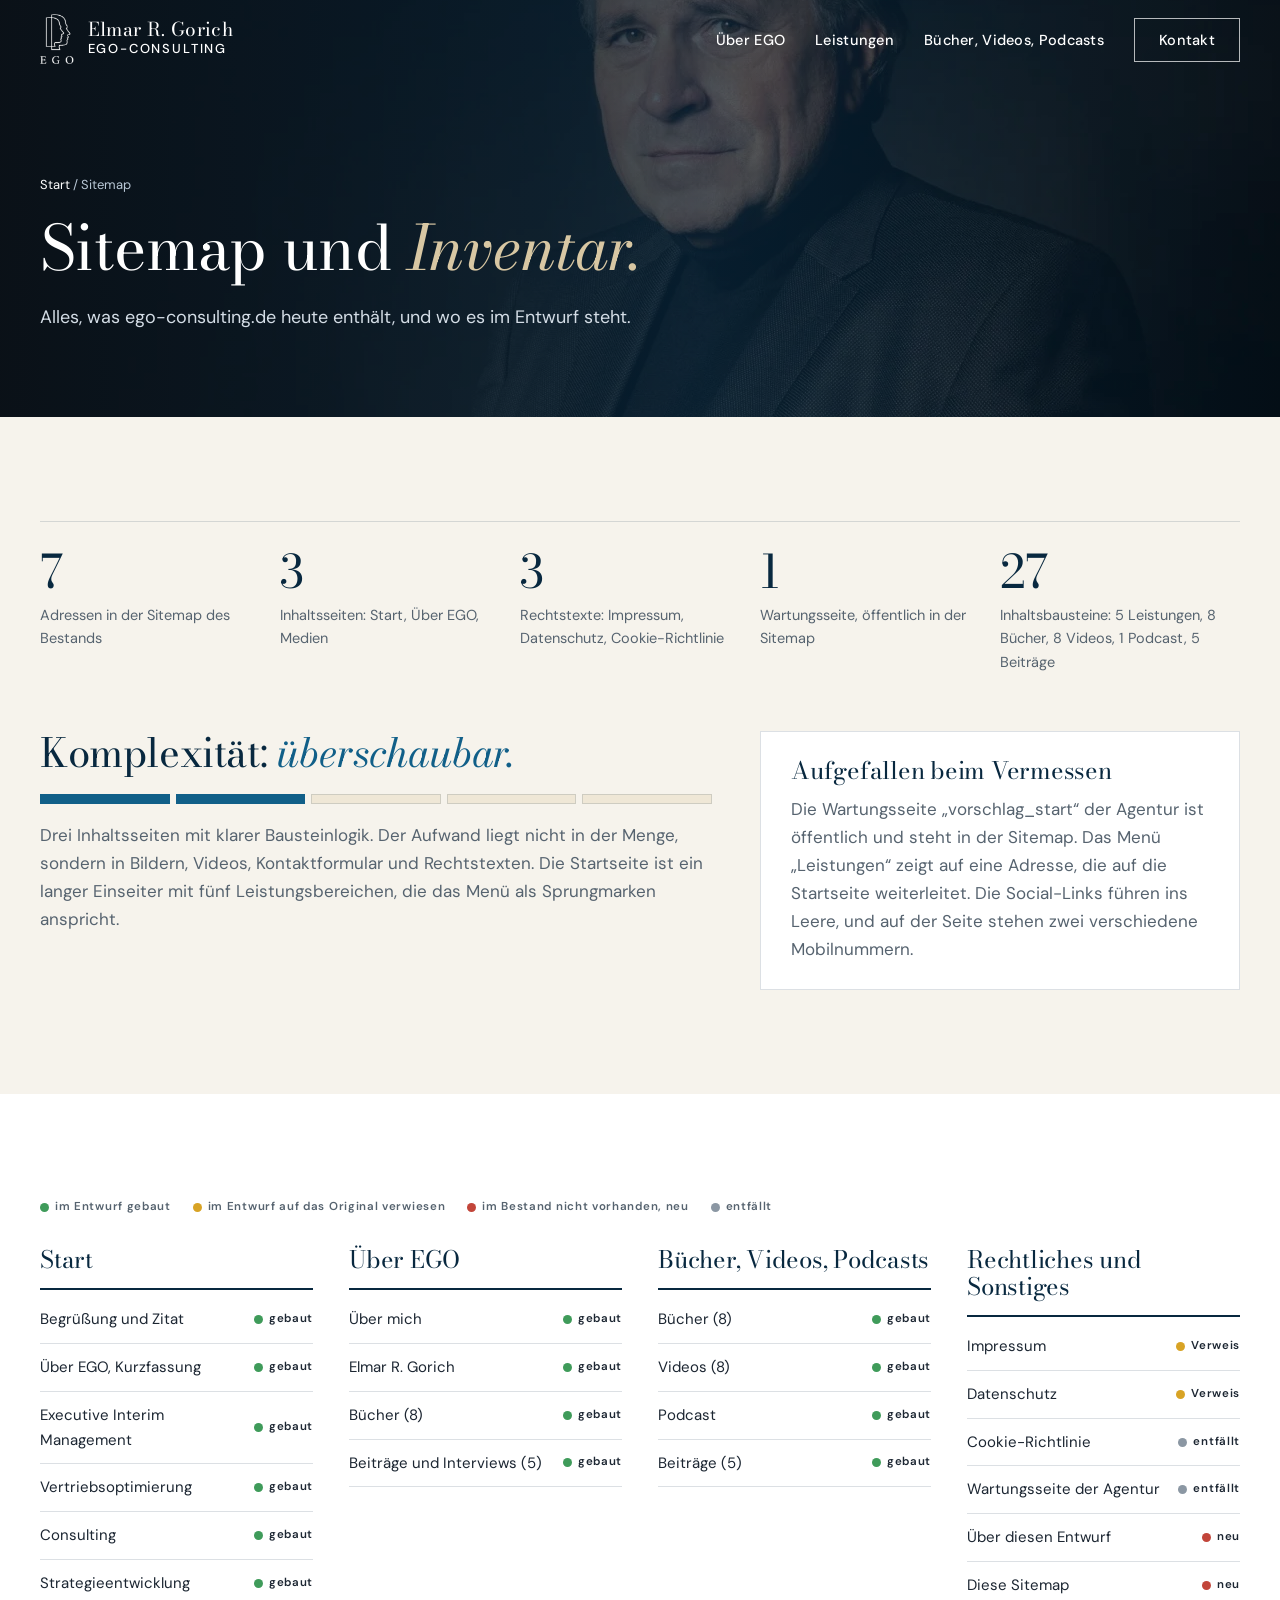
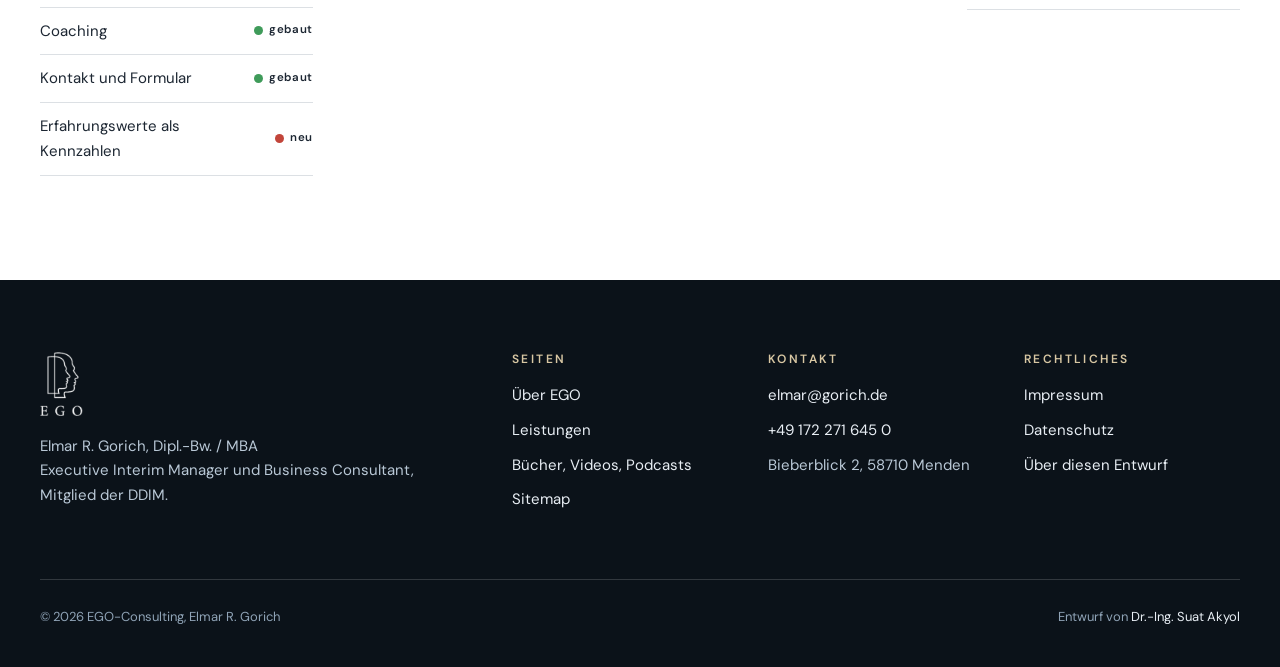
<file: sitemap.html>
<!doctype html>
<html lang="de">
<head>
<meta charset="utf-8">
<meta name="viewport" content="width=device-width, initial-scale=1">
<title>Sitemap | EGO-Consulting, Elmar R. Gorich</title>
<meta name="description" content="Sitemap und Inventar des Entwurfs für EGO-Consulting: alle Seiten und Inhalte des Bestands, ihr Stand im Entwurf und wie komplex der Auftritt ist.">
<meta name="robots" content="noindex, nofollow">
<link rel="canonical" href="https://ego-consulting.de/">
<meta property="og:type" content="website">
<meta property="og:title" content="Sitemap | EGO-Consulting">
<meta property="og:description" content="Sitemap und Inventar des Entwurfs für EGO-Consulting: alle Seiten und Inhalte des Bestands, ihr Stand im Entwurf und wie komplex der Auftritt ist.">
<meta property="og:image" content="https://suak0903.github.io/ego-consulting/media/og.jpg">
<meta property="og:image:width" content="1200"><meta property="og:image:height" content="630">
<meta name="twitter:card" content="summary_large_image">
<link rel="icon" href="media/favicon.png"><link rel="apple-touch-icon" href="media/apple-touch-icon.png">
<link rel="preload" href="fonts/bodoni-moda-v28-latin-regular.woff2" as="font" type="font/woff2" crossorigin>

<link rel="stylesheet" href="css/site.css?v=3">
<script type="application/ld+json">{"@context": "https://schema.org", "@graph": [{"@type": "Person", "@id": "https://ego-consulting.de/#elmar", "name": "Elmar R. Gorich", "jobTitle": "Executive Interim Manager und Business Consultant", "honorificSuffix": "Dipl.-Bw., MBA", "email": "mailto:elmar@gorich.de", "worksFor": {"@id": "https://ego-consulting.de/#ego"}, "memberOf": {"@type": "Organization", "name": "DDIM"}, "knowsAbout": ["B2B-Vertrieb", "Vertriebsoptimierung", "Business Development", "Interim Management", "Strategieentwicklung", "Change Management", "Coaching", "Digitale Transformation"]}, {"@type": "ProfessionalService", "@id": "https://ego-consulting.de/#ego", "name": "EGO-Consulting", "url": "https://ego-consulting.de/", "founder": {"@id": "https://ego-consulting.de/#elmar"}, "email": "elmar@gorich.de", "telephone": "+49 172 2716450", "address": {"@type": "PostalAddress", "streetAddress": "Bieberblick 2", "postalCode": "58710", "addressLocality": "Menden", "addressCountry": "DE"}, "areaServed": "DE", "potentialAction": {"@type": "CommunicateAction", "target": "mailto:elmar@gorich.de"}}]}</script>
</head>
<body>
<a class="skip" href="#inhalt">Zum Inhalt springen</a>
<header class="nav" id="nav">
  <div class="wrap">
    <a class="brand" href="index.html" aria-label="EGO-Consulting, zur Startseite">
      <img class="logo-hell" src="media/logo-hell.png" alt="" width="114" height="170"><img class="logo-dunkel" src="media/logo-dunkel.png" alt="" width="114" height="170">
      <span><b>Elmar R. Gorich</b>EGO-Consulting</span>
    </a>
    <ul class="nav__links"><li><a href="ueber-ego.html">Über EGO</a></li><li><a href="index.html#leistungen">Leistungen</a></li><li><a href="medien.html">Bücher, Videos, Podcasts</a></li><li><a class="nav__cta" href="index.html#kontakt">Kontakt</a></li></ul>
    <button class="burger" id="burger" aria-label="Menü öffnen" aria-expanded="false" aria-controls="mmenu"><span></span><span></span><span></span></button>
  </div>
</header>
<nav class="mmenu" id="mmenu" aria-label="Hauptmenü" inert>
  <ul class="mmenu__links"><li><a href="ueber-ego.html"><i>01</i>Über EGO</a></li><li><a href="index.html#leistungen"><i>02</i>Leistungen</a></li><li><a href="medien.html"><i>03</i>Bücher, Videos, Podcasts</a></li><li><a href="index.html#kontakt"><i>04</i>Kontakt</a></li></ul>
  <div class="mmenu__foot">
    <a class="btn btn--ghost" href="mailto:elmar@gorich.de"><svg width="18" height="18" fill="none" stroke="currentColor" stroke-width="1.6" viewBox="0 0 24 24"><rect x="3" y="5" width="18" height="14"/><path d="m3 7 9 6 9-6"/></svg> elmar@gorich.de</a>
    <div class="mmenu__pills"><a href="tel:+491722716450">Anrufen</a><a href="https://maps.google.com/?q=Bieberblick+2,+58710+Menden" target="_blank" rel="noopener">Route</a></div>
  </div>
</nav>
<main id="inhalt">

<section class="subhero">
  <div class="subhero__bg"><picture><source srcset="media/hero.webp" type="image/webp"><img src="media/hero.jpg" alt="" width="1600" height="1066" loading="eager" fetchpriority="high" decoding="sync"></picture></div>
  <div class="wrap"><div class="crumb"><a href="index.html">Start</a> / Sitemap</div><h1>Sitemap und <em>Inventar.</em></h1><p>Alles, was ego-consulting.de heute enthält, und wo es im Entwurf steht.</p></div>
</section>
<section class="sec sec--paper"><div class="wrap">
  <div class="inv reveal">
    <div><b>7</b><span>Adressen in der Sitemap des Bestands</span></div>
    <div><b>3</b><span>Inhaltsseiten: Start, Über EGO, Medien</span></div>
    <div><b>3</b><span>Rechtstexte: Impressum, Datenschutz, Cookie-Richtlinie</span></div>
    <div><b>1</b><span>Wartungsseite, öffentlich in der Sitemap</span></div>
    <div><b>27</b><span>Inhaltsbausteine: 5 Leistungen, 8 Bücher, 8 Videos, 1 Podcast, 5 Beiträge</span></div>
  </div>
  <div class="complex reveal">
    <div>
      <h2 style="font-size:clamp(28px,3.4vw,40px)">Komplexität: <em>überschaubar.</em></h2>
      <div class="meter" aria-label="Komplexität 2 von 5"><i class="on"></i><i class="on"></i><i></i><i></i><i></i></div>
      <p style="color:var(--muted)">Drei Inhaltsseiten mit klarer Bausteinlogik. Der Aufwand liegt nicht in der Menge, sondern in Bildern, Videos, Kontaktformular und Rechtstexten. Die Startseite ist ein langer Einseiter mit fünf Leistungsbereichen, die das Menü als Sprungmarken anspricht.</p>
    </div>
    <div class="note-box">
      <h3>Aufgefallen beim Vermessen</h3>
      <p>Die Wartungsseite „vorschlag_start“ der Agentur ist öffentlich und steht in der Sitemap. Das Menü „Leistungen“ zeigt auf eine Adresse, die auf die Startseite weiterleitet. Die Social-Links führen ins Leere, und auf der Seite stehen zwei verschiedene Mobilnummern.</p>
    </div>
  </div>
</div></section>
<section class="sec sec--white"><div class="wrap">
  <div class="amp-legend"><span class="amp amp--g">im Entwurf gebaut</span><span class="amp amp--y">im Entwurf auf das Original verwiesen</span><span class="amp amp--r">im Bestand nicht vorhanden, neu</span><span class="amp amp--x">entfällt</span></div>
  <div class="smap reveal">
    <div><h3><a href="index.html">Start</a></h3><ul>
      <li><a href="index.html">Begrüßung und Zitat</a><span class="amp amp--g">gebaut</span></li><li><a href="index.html#ueber">Über EGO, Kurzfassung</a><span class="amp amp--g">gebaut</span></li>
      <li><a href="index.html#interim_management">Executive Interim Management</a><span class="amp amp--g">gebaut</span></li><li><a href="index.html#business_development">Vertriebsoptimierung</a><span class="amp amp--g">gebaut</span></li>
      <li><a href="index.html#consulting">Consulting</a><span class="amp amp--g">gebaut</span></li><li><a href="index.html#strategieentwicklung">Strategieentwicklung</a><span class="amp amp--g">gebaut</span></li>
      <li><a href="index.html#coaching">Coaching</a><span class="amp amp--g">gebaut</span></li><li><a href="index.html#kontakt">Kontakt und Formular</a><span class="amp amp--g">gebaut</span></li>
      <li><a href="index.html">Erfahrungswerte als Kennzahlen</a><span class="amp amp--r">neu</span></li>
    </ul></div>
    <div><h3><a href="ueber-ego.html">Über EGO</a></h3><ul>
      <li><a href="ueber-ego.html">Über mich</a><span class="amp amp--g">gebaut</span></li><li><a href="ueber-ego.html">Elmar R. Gorich</a><span class="amp amp--g">gebaut</span></li>
      <li><a href="ueber-ego.html">Bücher (8)</a><span class="amp amp--g">gebaut</span></li><li><a href="ueber-ego.html">Beiträge und Interviews (5)</a><span class="amp amp--g">gebaut</span></li>
    </ul></div>
    <div><h3><a href="medien.html">Bücher, Videos, Podcasts</a></h3><ul>
      <li><a href="medien.html">Bücher (8)</a><span class="amp amp--g">gebaut</span></li><li><a href="medien.html">Videos (8)</a><span class="amp amp--g">gebaut</span></li>
      <li><a href="medien.html">Podcast</a><span class="amp amp--g">gebaut</span></li><li><a href="medien.html">Beiträge (5)</a><span class="amp amp--g">gebaut</span></li>
    </ul></div>
    <div><h3>Rechtliches und Sonstiges</h3><ul>
      <li><a href="impressum.html">Impressum</a><span class="amp amp--y">Verweis</span></li><li><a href="datenschutz.html">Datenschutz</a><span class="amp amp--y">Verweis</span></li>
      <li>Cookie-Richtlinie<span class="amp amp--x">entfällt</span></li><li>Wartungsseite der Agentur<span class="amp amp--x">entfällt</span></li>
      <li><a href="hinweise.html">Über diesen Entwurf</a><span class="amp amp--r">neu</span></li><li><a href="sitemap.html">Diese Sitemap</a><span class="amp amp--r">neu</span></li>
    </ul></div>
  </div>
</div></section>
</main>
<footer class="foot">
  <div class="wrap">
    <div class="foot__grid">
      <div><img src="media/logo-hell.png" alt="EGO-Consulting" width="114" height="170"><p>Elmar R. Gorich, Dipl.-Bw. / MBA<br>Executive Interim Manager und Business Consultant, Mitglied der DDIM.</p></div>
      <div><h2>Seiten</h2><ul><li><a href="ueber-ego.html">Über EGO</a></li><li><a href="index.html#leistungen">Leistungen</a></li><li><a href="medien.html">Bücher, Videos, Podcasts</a></li><li><a href="sitemap.html">Sitemap</a></li></ul></div>
      <div><h2>Kontakt</h2><ul><li><a href="mailto:elmar@gorich.de">elmar@gorich.de</a></li><li><a href="tel:+491722716450">+49 172 271 645 0</a></li><li>Bieberblick 2, 58710 Menden</li></ul></div>
      <div><h2>Rechtliches</h2><ul><li><a href="impressum.html">Impressum</a></li><li><a href="datenschutz.html">Datenschutz</a></li><li><a href="hinweise.html">Über diesen Entwurf</a></li></ul></div>
    </div>
    <div class="foot__bottom"><span>© 2026 EGO-Consulting, Elmar R. Gorich</span><span>Entwurf von <a href="https://www.akyol.de/" target="_blank" rel="noopener">Dr.-Ing. Suat Akyol</a></span></div>
  </div>
</footer>

<script src="js/site.js?v=3" defer></script>
</body>
</html>
</file>
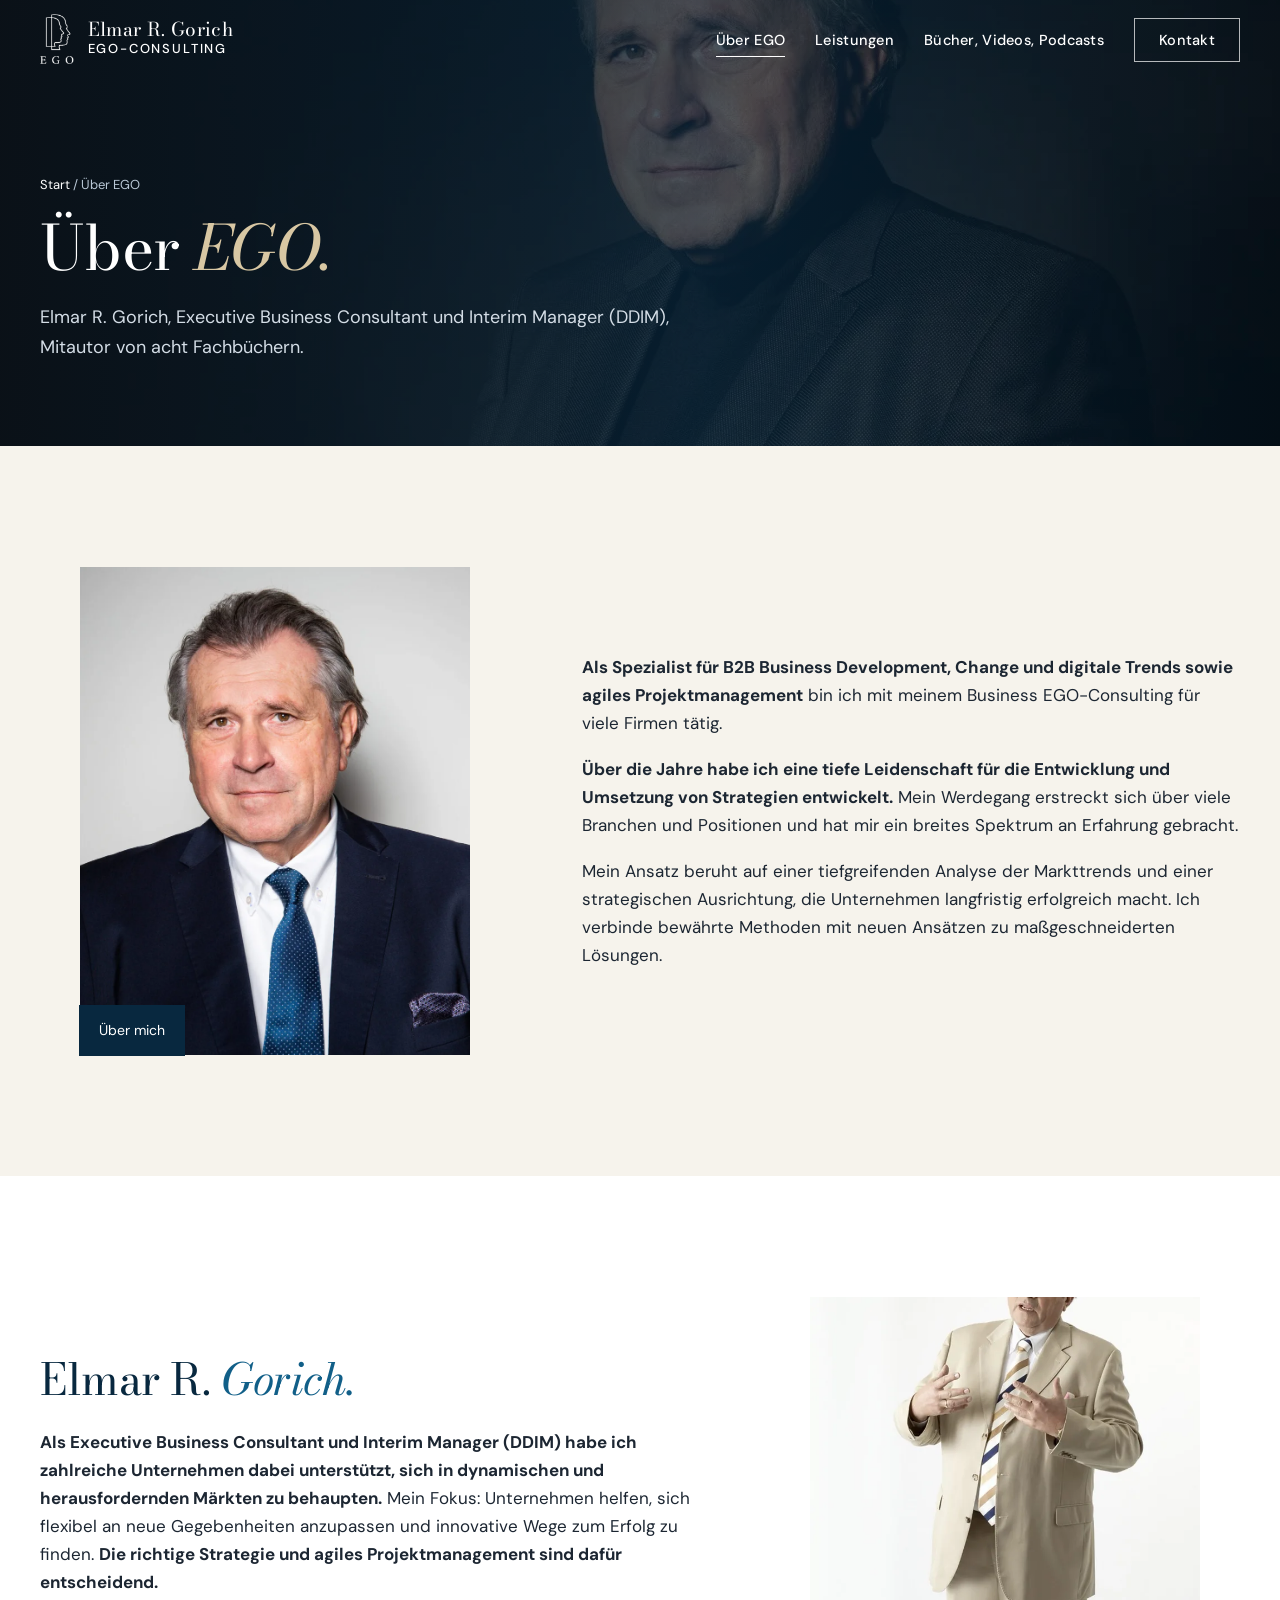
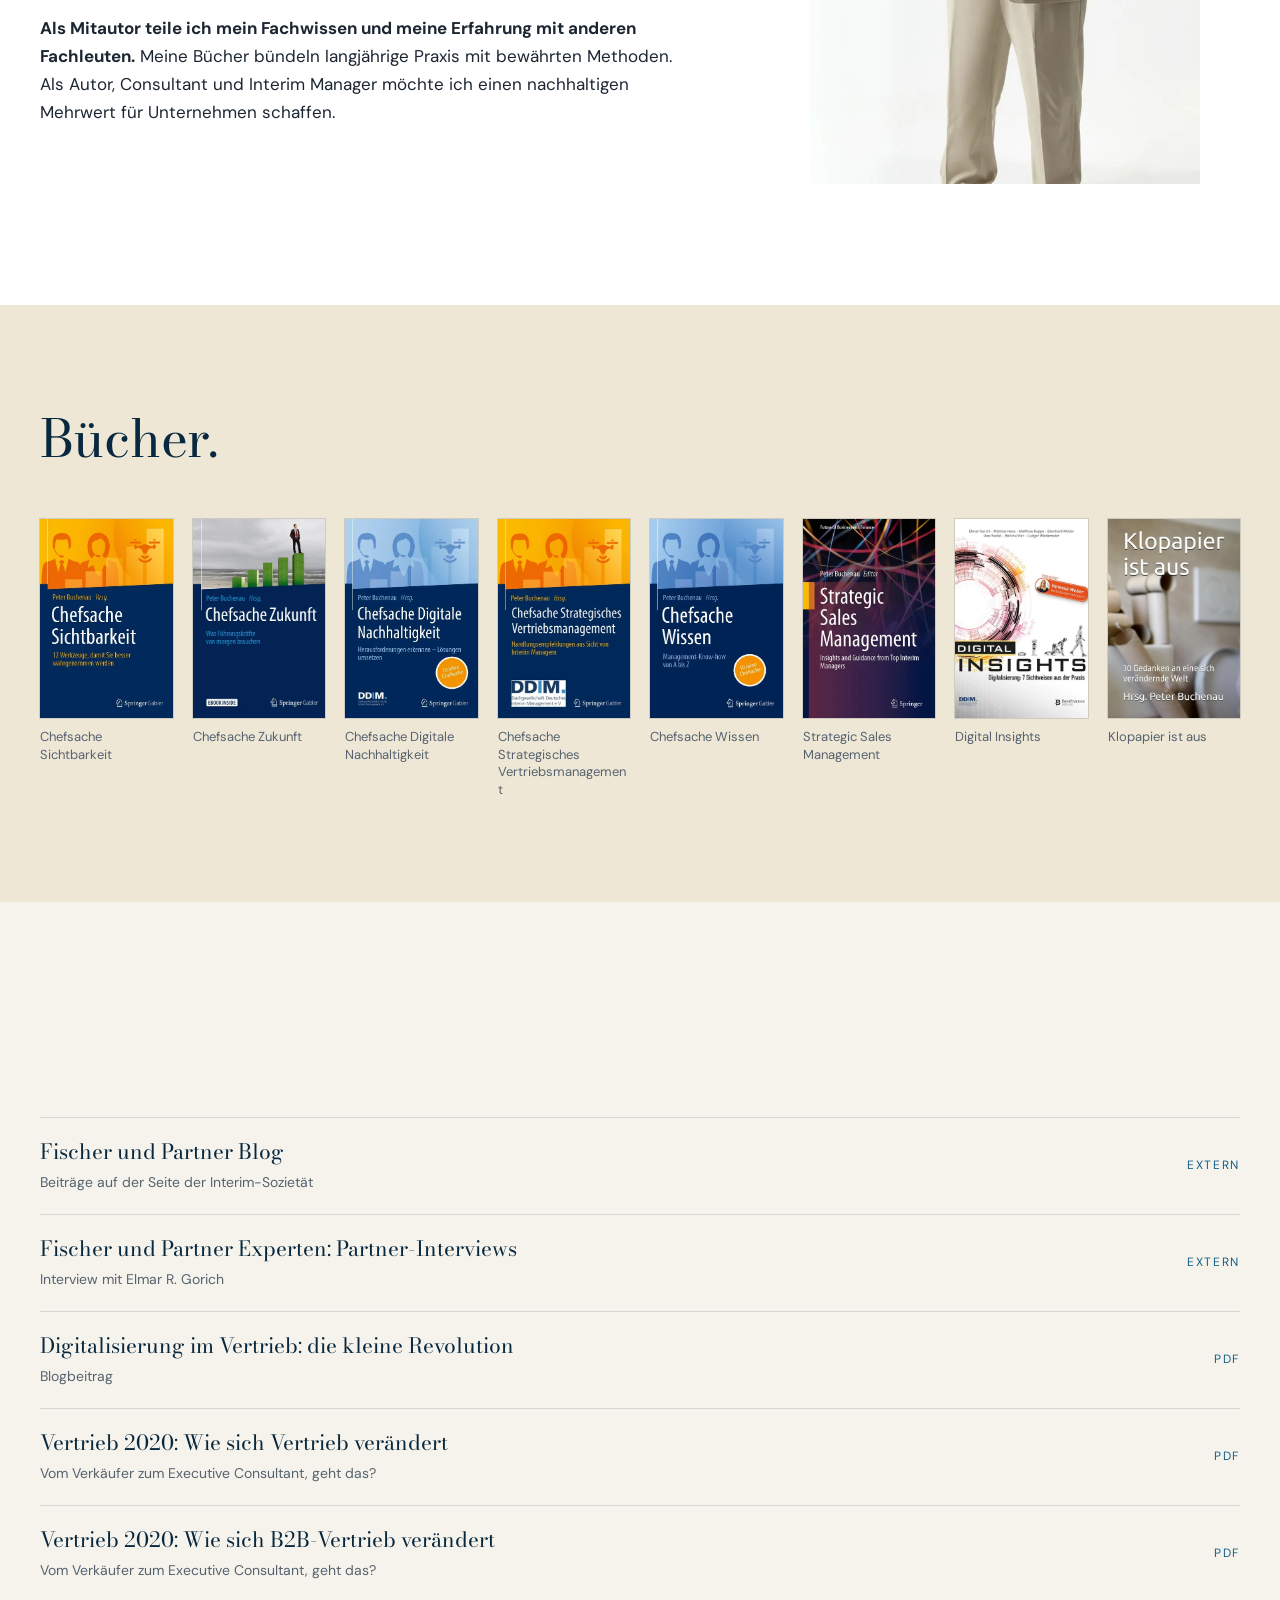
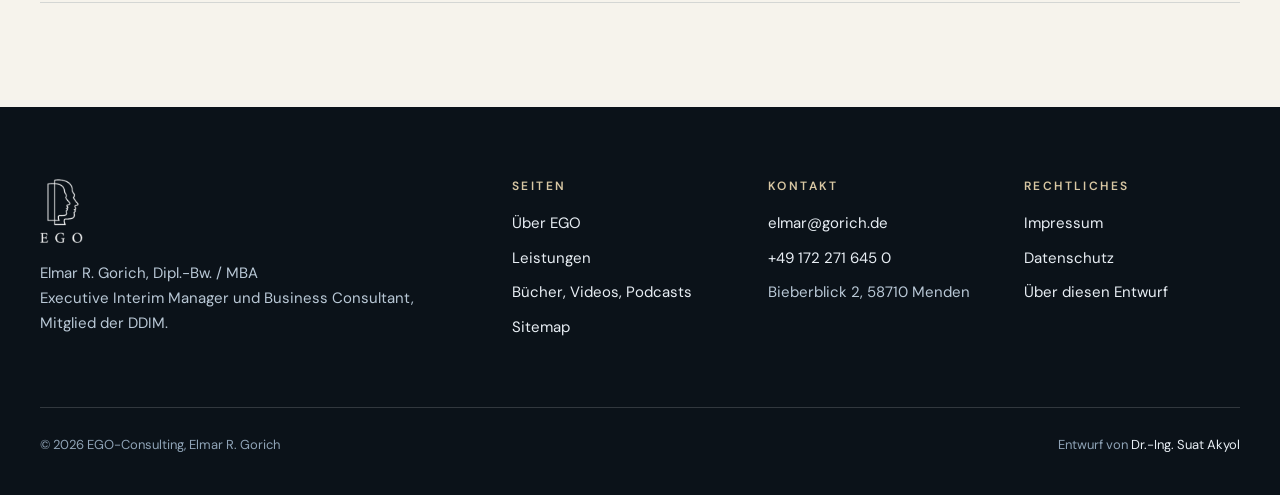
<file: ueber-ego.html>
<!doctype html>
<html lang="de">
<head>
<meta charset="utf-8">
<meta name="viewport" content="width=device-width, initial-scale=1">
<title>Über EGO | EGO-Consulting, Elmar R. Gorich</title>
<meta name="description" content="Elmar R. Gorich: Spezialist für B2B Business Development, Change, digitale Trends und agiles Projektmanagement, Interim Manager (DDIM) und Buchautor.">
<meta name="robots" content="noindex, nofollow">
<link rel="canonical" href="https://ego-consulting.de/ueber-ego/">
<meta property="og:type" content="website">
<meta property="og:title" content="Über EGO | EGO-Consulting">
<meta property="og:description" content="Elmar R. Gorich: Spezialist für B2B Business Development, Change, digitale Trends und agiles Projektmanagement, Interim Manager (DDIM) und Buchautor.">
<meta property="og:image" content="https://suak0903.github.io/ego-consulting/media/og.jpg">
<meta property="og:image:width" content="1200"><meta property="og:image:height" content="630">
<meta name="twitter:card" content="summary_large_image">
<link rel="icon" href="media/favicon.png"><link rel="apple-touch-icon" href="media/apple-touch-icon.png">
<link rel="preload" href="fonts/bodoni-moda-v28-latin-regular.woff2" as="font" type="font/woff2" crossorigin>

<link rel="stylesheet" href="css/site.css?v=3">
<script type="application/ld+json">{"@context": "https://schema.org", "@graph": [{"@type": "Person", "@id": "https://ego-consulting.de/#elmar", "name": "Elmar R. Gorich", "jobTitle": "Executive Interim Manager und Business Consultant", "honorificSuffix": "Dipl.-Bw., MBA", "email": "mailto:elmar@gorich.de", "worksFor": {"@id": "https://ego-consulting.de/#ego"}, "memberOf": {"@type": "Organization", "name": "DDIM"}, "knowsAbout": ["B2B-Vertrieb", "Vertriebsoptimierung", "Business Development", "Interim Management", "Strategieentwicklung", "Change Management", "Coaching", "Digitale Transformation"]}, {"@type": "ProfessionalService", "@id": "https://ego-consulting.de/#ego", "name": "EGO-Consulting", "url": "https://ego-consulting.de/", "founder": {"@id": "https://ego-consulting.de/#elmar"}, "email": "elmar@gorich.de", "telephone": "+49 172 2716450", "address": {"@type": "PostalAddress", "streetAddress": "Bieberblick 2", "postalCode": "58710", "addressLocality": "Menden", "addressCountry": "DE"}, "areaServed": "DE", "potentialAction": {"@type": "CommunicateAction", "target": "mailto:elmar@gorich.de"}}]}</script>
</head>
<body>
<a class="skip" href="#inhalt">Zum Inhalt springen</a>
<header class="nav" id="nav">
  <div class="wrap">
    <a class="brand" href="index.html" aria-label="EGO-Consulting, zur Startseite">
      <img class="logo-hell" src="media/logo-hell.png" alt="" width="114" height="170"><img class="logo-dunkel" src="media/logo-dunkel.png" alt="" width="114" height="170">
      <span><b>Elmar R. Gorich</b>EGO-Consulting</span>
    </a>
    <ul class="nav__links"><li><a href="ueber-ego.html" aria-current="page">Über EGO</a></li><li><a href="index.html#leistungen">Leistungen</a></li><li><a href="medien.html">Bücher, Videos, Podcasts</a></li><li><a class="nav__cta" href="index.html#kontakt">Kontakt</a></li></ul>
    <button class="burger" id="burger" aria-label="Menü öffnen" aria-expanded="false" aria-controls="mmenu"><span></span><span></span><span></span></button>
  </div>
</header>
<nav class="mmenu" id="mmenu" aria-label="Hauptmenü" inert>
  <ul class="mmenu__links"><li><a href="ueber-ego.html"><i>01</i>Über EGO</a></li><li><a href="index.html#leistungen"><i>02</i>Leistungen</a></li><li><a href="medien.html"><i>03</i>Bücher, Videos, Podcasts</a></li><li><a href="index.html#kontakt"><i>04</i>Kontakt</a></li></ul>
  <div class="mmenu__foot">
    <a class="btn btn--ghost" href="mailto:elmar@gorich.de"><svg width="18" height="18" fill="none" stroke="currentColor" stroke-width="1.6" viewBox="0 0 24 24"><rect x="3" y="5" width="18" height="14"/><path d="m3 7 9 6 9-6"/></svg> elmar@gorich.de</a>
    <div class="mmenu__pills"><a href="tel:+491722716450">Anrufen</a><a href="https://maps.google.com/?q=Bieberblick+2,+58710+Menden" target="_blank" rel="noopener">Route</a></div>
  </div>
</nav>
<main id="inhalt">

<section class="subhero">
  <div class="subhero__bg"><picture><source srcset="media/hero.webp" type="image/webp"><img src="media/hero.jpg" alt="" width="1600" height="1066" loading="eager" fetchpriority="high" decoding="sync"></picture></div>
  <div class="wrap"><div class="crumb"><a href="index.html">Start</a> / Über EGO</div><h1>Über <em>EGO.</em></h1><p>Elmar R. Gorich, Executive Business Consultant und Interim Manager (DDIM), Mitautor von acht Fachbüchern.</p></div>
</section>
<section class="sec sec--paper">
  <div class="wrap split">
    <figure class="figure reveal"><picture><source srcset="media/portrait.webp" type="image/webp"><img src="media/portrait.jpg" alt="Elmar R. Gorich, Porträt" width="900" height="1173" loading="lazy" decoding="async"></picture><figcaption>Über mich</figcaption></figure>
    <div class="prose reveal">
      <p><b>Als Spezialist für B2B Business Development, Change und digitale Trends sowie agiles Projektmanagement</b> bin ich mit meinem Business EGO-Consulting für viele Firmen tätig.</p>
      <p><b>Über die Jahre habe ich eine tiefe Leidenschaft für die Entwicklung und Umsetzung von Strategien entwickelt.</b> Mein Werdegang erstreckt sich über viele Branchen und Positionen und hat mir ein breites Spektrum an Erfahrung gebracht.</p>
      <p>Mein Ansatz beruht auf einer tiefgreifenden Analyse der Markttrends und einer strategischen Ausrichtung, die Unternehmen langfristig erfolgreich macht. Ich verbinde bewährte Methoden mit neuen Ansätzen zu maßgeschneiderten Lösungen.</p>
    </div>
  </div>
</section>
<section class="sec sec--white">
  <div class="wrap split split--rev">
    <div class="prose reveal">
      <h2 style="font-size:clamp(30px,3.6vw,44px);margin-bottom:24px">Elmar R. <em>Gorich.</em></h2>
      <p><b>Als Executive Business Consultant und Interim Manager (DDIM) habe ich zahlreiche Unternehmen dabei unterstützt, sich in dynamischen und herausfordernden Märkten zu behaupten.</b> Mein Fokus: Unternehmen helfen, sich flexibel an neue Gegebenheiten anzupassen und innovative Wege zum Erfolg zu finden. <b>Die richtige Strategie und agiles Projektmanagement sind dafür entscheidend.</b></p>
      <p><b>Als Mitautor teile ich mein Fachwissen und meine Erfahrung mit anderen Fachleuten.</b> Meine Bücher bündeln langjährige Praxis mit bewährten Methoden. Als Autor, Consultant und Interim Manager möchte ich einen nachhaltigen Mehrwert für Unternehmen schaffen.</p>
    </div>
    <figure class="figure reveal"><picture><source srcset="media/standing.webp" type="image/webp"><img src="media/standing.jpg" alt="Elmar R. Gorich" width="700" height="1238" loading="lazy" decoding="async"></picture></figure>
  </div>
</section>
<section class="sec sec--sand">
  <div class="wrap">
    <div class="shead reveal"><h2>Bücher.</h2></div>
    <div class="reveal"><div class="books"><a href="https://www.amazon.de/Chefsache-Sichtbarkeit-Werkzeuge-besser-wahrgenommen/dp/365830605X" target="_blank" rel="noopener"><picture><source srcset="media/buch-sichtbarkeit.webp" type="image/webp"><img src="media/buch-sichtbarkeit.jpg" alt="Buchtitel Chefsache Sichtbarkeit" width="420" height="630" loading="lazy" decoding="async"></picture><span>Chefsache Sichtbarkeit</span></a><a href="https://www.amazon.de/-/en/Peter-Buchenau/dp/3658265590" target="_blank" rel="noopener"><picture><source srcset="media/buch-zukunft.webp" type="image/webp"><img src="media/buch-zukunft.jpg" alt="Buchtitel Chefsache Zukunft" width="420" height="630" loading="lazy" decoding="async"></picture><span>Chefsache Zukunft</span></a><a href="https://www.amazon.de/Chefsache-Digitale-Nachhaltigkeit-Herausforderungen-erkennen-ebook/dp/B0DGB4MH3S" target="_blank" rel="noopener"><picture><source srcset="media/buch-digitale-nachhaltigkeit.webp" type="image/webp"><img src="media/buch-digitale-nachhaltigkeit.jpg" alt="Buchtitel Chefsache Digitale Nachhaltigkeit" width="420" height="630" loading="lazy" decoding="async"></picture><span>Chefsache Digitale Nachhaltigkeit</span></a><a href="https://www.amazon.de/Chefsache-Strategisches-Vertriebsmanagement-Handlungsempfehlungen-Managern/dp/3658373792" target="_blank" rel="noopener"><picture><source srcset="media/buch-vertriebsmanagement.webp" type="image/webp"><img src="media/buch-vertriebsmanagement.jpg" alt="Buchtitel Chefsache Strategisches Vertriebsmanagement" width="420" height="630" loading="lazy" decoding="async"></picture><span>Chefsache Strategisches Vertriebsmanagement</span></a><a href="https://www.amazon.de/Chefsache-Wissen-Management-Know-how-von-bis/dp/3658417064" target="_blank" rel="noopener"><picture><source srcset="media/buch-wissen.webp" type="image/webp"><img src="media/buch-wissen.jpg" alt="Buchtitel Chefsache Wissen" width="420" height="630" loading="lazy" decoding="async"></picture><span>Chefsache Wissen</span></a><a href="https://www.amazon.de/Strategic-Sales-Management-Insights-Guidance/dp/3031406044" target="_blank" rel="noopener"><picture><source srcset="media/buch-strategic-sales.webp" type="image/webp"><img src="media/buch-strategic-sales.jpg" alt="Buchtitel Strategic Sales Management" width="420" height="630" loading="lazy" decoding="async"></picture><span>Strategic Sales Management</span></a><a href="https://www.amazon.de/-/en/Elmar-Gorich/dp/3968000005" target="_blank" rel="noopener"><picture><source srcset="media/buch-digital-insights.webp" type="image/webp"><img src="media/buch-digital-insights.jpg" alt="Buchtitel Digital Insights" width="420" height="630" loading="lazy" decoding="async"></picture><span>Digital Insights</span></a><a href="https://www.amazon.de/Klopapier-ist-aus-Gedanken-ver%C3%A4ndernde/dp/B0C9KCKKP2" target="_blank" rel="noopener"><picture><source srcset="media/buch-klopapier.webp" type="image/webp"><img src="media/buch-klopapier.jpg" alt="Buchtitel Klopapier ist aus" width="420" height="630" loading="lazy" decoding="async"></picture><span>Klopapier ist aus</span></a></div></div>
  </div>
</section>
<section class="sec sec--paper">
  <div class="wrap">
    <div class="shead reveal"><h2>Beiträge und <em>Interviews.</em></h2></div>
    <ul class="links reveal">
      <li><a href="https://www.executive-solutions.de/interim-sozietaet/blog/" target="_blank" rel="noopener"><div><b>Fischer und Partner Blog</b><small>Beiträge auf der Seite der Interim-Sozietät</small></div><span>Extern</span></a></li>
      <li><a href="https://www.executive-solutions.de/experten/partner-interview/" target="_blank" rel="noopener"><div><b>Fischer und Partner Experten: Partner-Interviews</b><small>Interview mit Elmar R. Gorich</small></div><span>Extern</span></a></li>
      <li><a href="https://ego-consulting.de/wp-content/uploads/2024/10/Digitalisierung-im-Vertrieb_BLOG-EGO_17-07-18.pdf" target="_blank" rel="noopener"><div><b>Digitalisierung im Vertrieb: die kleine Revolution</b><small>Blogbeitrag</small></div><span>PDF</span></a></li>
      <li><a href="https://ego-consulting.de/wp-content/uploads/2024/10/Quick-Check-Handlungsfelder-identifizieren_BLOG-3_EGO_28-09-18.pdf" target="_blank" rel="noopener"><div><b>Vertrieb 2020: Wie sich Vertrieb verändert</b><small>Vom Verkäufer zum Executive Consultant, geht das?</small></div><span>PDF</span></a></li>
      <li><a href="https://ego-consulting.de/wp-content/uploads/2024/10/2020-Was-veraendert-sich-im-Vertrieb_BLOG-2_EGO_22-09-18.pdf" target="_blank" rel="noopener"><div><b>Vertrieb 2020: Wie sich B2B-Vertrieb verändert</b><small>Vom Verkäufer zum Executive Consultant, geht das?</small></div><span>PDF</span></a></li>
    </ul>
  </div>
</section>
</main>
<footer class="foot">
  <div class="wrap">
    <div class="foot__grid">
      <div><img src="media/logo-hell.png" alt="EGO-Consulting" width="114" height="170"><p>Elmar R. Gorich, Dipl.-Bw. / MBA<br>Executive Interim Manager und Business Consultant, Mitglied der DDIM.</p></div>
      <div><h2>Seiten</h2><ul><li><a href="ueber-ego.html">Über EGO</a></li><li><a href="index.html#leistungen">Leistungen</a></li><li><a href="medien.html">Bücher, Videos, Podcasts</a></li><li><a href="sitemap.html">Sitemap</a></li></ul></div>
      <div><h2>Kontakt</h2><ul><li><a href="mailto:elmar@gorich.de">elmar@gorich.de</a></li><li><a href="tel:+491722716450">+49 172 271 645 0</a></li><li>Bieberblick 2, 58710 Menden</li></ul></div>
      <div><h2>Rechtliches</h2><ul><li><a href="impressum.html">Impressum</a></li><li><a href="datenschutz.html">Datenschutz</a></li><li><a href="hinweise.html">Über diesen Entwurf</a></li></ul></div>
    </div>
    <div class="foot__bottom"><span>© 2026 EGO-Consulting, Elmar R. Gorich</span><span>Entwurf von <a href="https://www.akyol.de/" target="_blank" rel="noopener">Dr.-Ing. Suat Akyol</a></span></div>
  </div>
</footer>

<script src="js/site.js?v=3" defer></script>
</body>
</html>
</file>
<file: css/site.css>
@font-face{font-family:'Bodoni Moda';font-style:normal;font-weight:400;font-display:swap;src:url(../fonts/bodoni-moda-v28-latin-regular.woff2) format('woff2')}
@font-face{font-family:'Bodoni Moda';font-style:normal;font-weight:600;font-display:swap;src:url(../fonts/bodoni-moda-v28-latin-600.woff2) format('woff2')}
@font-face{font-family:'Bodoni Moda';font-style:italic;font-weight:400;font-display:swap;src:url(../fonts/bodoni-moda-v28-latin-italic.woff2) format('woff2')}
@font-face{font-family:'DM Sans';font-style:normal;font-weight:300 800;font-display:swap;src:url(../fonts/DMSans-VF.woff2) format('woff2')}
@font-face{font-family:'DM Sans';font-style:italic;font-weight:300 800;font-display:swap;src:url(../fonts/DMSans-Italic-VF.woff2) format('woff2')}

:root{
  --ink:#0b1219; --navy:#08283f; --navy-2:#0f3554; --blue:#115f88; --sky:#8cc2e2; --sand:#d8c7a3; --sand-2:#efe7d6;
  --paper:#f6f3ec; --white:#ffffff; --text:#1c2632; --muted:#56636f; --line:rgba(8,40,63,.14); --line-d:rgba(255,255,255,.16);
  --ease:cubic-bezier(.22,1,.36,1); --nav-h:78px; --wrap:1200px;
  --display:'Bodoni Moda',Georgia,serif; --body:'DM Sans',system-ui,sans-serif;
}
*,*::before,*::after{box-sizing:border-box}
html{overflow-x:clip;scroll-behavior:smooth;-webkit-text-size-adjust:100%}
html,*{-webkit-tap-highlight-color:transparent}
body{margin:0;overflow-x:clip;background:var(--paper);color:var(--text);font:400 17px/1.65 var(--body);overflow-wrap:break-word;hyphens:manual}
::selection{background:rgba(17,95,136,.22)}
::-moz-selection{background:rgba(17,95,136,.22)}
img{max-width:100%;display:block;height:auto}
a{color:var(--blue);text-decoration-thickness:1px;text-underline-offset:3px}
a:focus-visible,button:focus-visible,input:focus-visible,textarea:focus-visible,summary:focus-visible{outline:2px solid var(--blue);outline-offset:3px}
h1,h2,h3{font-family:var(--display);font-weight:400;line-height:1.12;margin:0;letter-spacing:-.01em;color:var(--navy)}
h1 em,h2 em,h3 em{font-style:italic;color:var(--blue)}
.wrap{width:min(var(--wrap),100% - 48px);margin:0 auto}
.skip{position:absolute;left:-999px;top:8px;z-index:400;background:var(--navy);color:#fff;padding:10px 16px}
.skip:focus{left:12px}
.eyebrow{font:600 12px/1.3 var(--body);letter-spacing:.2em;text-transform:uppercase;color:var(--sand)}
section{scroll-margin-top:calc(var(--nav-h) + 10px)}
.sec{padding:104px 0}
.sec--paper{background:var(--paper)} .sec--white{background:var(--white)} .sec--sand{background:var(--sand-2)}
.sec--navy{background:var(--navy);color:#e8eef4} .sec--ink{background:var(--ink);color:#e8eef4}
.sec--navy h2,.sec--ink h2,.sec--navy h3,.sec--ink h3{color:#fff}
.sec--navy h2 em,.sec--ink h2 em{color:var(--sand)}
.shead{max-width:760px;margin-bottom:52px}
.shead h2{font-size:clamp(32px,4.4vw,52px)}
.shead p{color:var(--muted);font-size:18px;margin:18px 0 0}
.sec--navy .shead p,.sec--ink .shead p{color:#b9c8d6}

/* Buttons */
.btn{display:inline-flex;align-items:center;justify-content:center;gap:10px;padding:15px 32px;font:500 15px/1 var(--body);letter-spacing:.02em;text-decoration:none;border:1px solid var(--navy);color:var(--navy);background:transparent;cursor:pointer;transition:background .3s var(--ease),color .3s var(--ease),border-color .3s var(--ease)}
.btn:hover{background:var(--navy);color:#fff}
.btn:active{transform:scale(.98)}
.btn--solid{background:var(--navy);color:#fff}
.btn--solid:hover{background:var(--blue);border-color:var(--blue)}
.btn--ghost{border-color:rgba(255,255,255,.7);color:#fff}
.btn--ghost:hover{background:rgba(255,255,255,.14);color:#fff}
.btn--sand{border-color:var(--sand);color:var(--sand)}
.btn--sand:hover{background:rgba(216,199,163,.16);color:#fff}
.btns{display:grid;grid-template-columns:repeat(2,minmax(0,1fr));gap:14px;max-width:520px}

/* Nav */
.nav{position:sticky;top:0;z-index:100;height:var(--nav-h);margin-bottom:calc(-1 * var(--nav-h));transition:background .35s var(--ease),box-shadow .35s var(--ease)}
.nav .wrap{height:100%;display:flex;align-items:center;justify-content:space-between;gap:20px}
.brand{display:flex;align-items:center;gap:14px;text-decoration:none;height:100%}
.brand img{height:50px;width:auto}
.brand .logo-dunkel{display:none}
.brand span{font:500 13px/1.25 var(--body);letter-spacing:.14em;text-transform:uppercase;color:#fff}
.brand span b{display:block;font:400 19px/1.1 var(--display);letter-spacing:.02em;text-transform:none}
.nav__links{display:flex;align-items:center;gap:30px;list-style:none;margin:0;padding:0}
.nav__links a{position:relative;color:#fff;text-decoration:none;font:500 14.5px/1 var(--body);letter-spacing:.02em;padding:8px 0}
.nav__links a::after{content:"";position:absolute;left:0;right:0;bottom:0;height:1px;background:currentColor;transform:scaleX(0);transform-origin:left;transition:transform .35s var(--ease)}
.nav__links a:hover::after,.nav__links a[aria-current="page"]::after{transform:scaleX(1)}
.nav__links a.nav__cta{padding:12px 24px;border:1px solid rgba(255,255,255,.7)}
.nav__links a.nav__cta::after{display:none}
.nav__links a.nav__cta:hover{background:rgba(255,255,255,.14)}
.nav.scrolled{background:rgba(255,255,255,.97);box-shadow:0 1px 0 var(--line)}
.nav.scrolled .logo-hell{display:none} .nav.scrolled .logo-dunkel{display:block}
.nav.scrolled .brand span,.nav.scrolled .nav__links a{color:var(--navy)}
.nav.scrolled .nav__links a.nav__cta{border-color:var(--navy);color:var(--navy)}
.nav.scrolled .nav__links a.nav__cta:hover{background:var(--navy);color:#fff}
.burger{display:none;width:46px;height:46px;border:0;background:none;position:relative;cursor:pointer}
.burger span{position:absolute;left:11px;right:11px;height:1.5px;background:#fff;transition:transform .3s var(--ease),opacity .3s,background .3s}
.burger span:nth-child(1){top:16px} .burger span:nth-child(2){top:22px} .burger span:nth-child(3){top:28px}
.nav.scrolled .burger span{background:var(--navy)}
.nav.menu-open{position:fixed;left:0;right:0;top:0;margin-bottom:0;background:transparent;box-shadow:none}
.nav.menu-open .logo-dunkel{display:none} .nav.menu-open .logo-hell{display:block} .nav.menu-open .brand span{color:#fff}
.nav.menu-open .burger span{background:#fff}
.nav.menu-open .burger span:nth-child(1){transform:translateY(6px) rotate(45deg)}
.nav.menu-open .burger span:nth-child(2){opacity:0}
.nav.menu-open .burger span:nth-child(3){transform:translateY(-6px) rotate(-45deg)}

/* Mobiles Menü: Geschwister außerhalb des Headers, Glas, Slide von rechts */
.mmenu{position:fixed;inset:0;z-index:90;height:100lvh;background:rgba(8,40,63,.84);-webkit-backdrop-filter:blur(22px) saturate(140%);backdrop-filter:blur(22px) saturate(140%);transform:translateX(100%);transition:transform .45s var(--ease);display:flex;flex-direction:column;padding:calc(var(--nav-h) + 20px) 28px 32px;overflow-y:auto;overscroll-behavior:contain}
.mmenu.open{transform:none}
.mmenu__links{list-style:none;margin:0;padding:0;flex:1;display:flex;flex-direction:column;justify-content:center;max-height:52vh}
.mmenu__links li{border-bottom:1px solid var(--line-d);opacity:0;transform:translateX(24px);transition:opacity .4s var(--ease),transform .4s var(--ease)}
.mmenu__links li:last-child{border-bottom:0}
.mmenu.open .mmenu__links li{opacity:1;transform:none}
.mmenu.open .mmenu__links li:nth-child(2){transition-delay:.05s} .mmenu.open .mmenu__links li:nth-child(3){transition-delay:.1s} .mmenu.open .mmenu__links li:nth-child(4){transition-delay:.15s} .mmenu.open .mmenu__links li:nth-child(5){transition-delay:.2s}
.mmenu__links a{display:flex;align-items:baseline;gap:16px;padding:15px 0;color:#fff;text-decoration:none;font:400 clamp(22px,5.8vw,27px)/1.2 var(--display);transition:color .3s}
.mmenu__links a i{font:600 12px/1 var(--body);font-style:normal;color:var(--sand);letter-spacing:.1em;transition:color .3s}
.mmenu__links a:hover{color:var(--sand)} .mmenu__links a:hover i{color:#fff}
.mmenu__foot{display:grid;gap:12px;margin-top:24px}
.mmenu__foot .btn{width:100%}
.mmenu__pills{display:grid;grid-template-columns:1fr 1fr;gap:12px}
.mmenu__pills a{display:flex;align-items:center;justify-content:center;gap:8px;padding:12px;border:1px solid var(--line-d);color:#fff;text-decoration:none;font-size:14px}

/* Hero */
.hero{position:relative;min-height:100svh;display:flex;align-items:center;overflow:hidden;background:var(--ink);color:#fff}
.hero__bg{position:absolute;left:0;right:0;top:-16%;height:132%;will-change:transform;backface-visibility:hidden}
.hero__bg img{width:100%;height:100%;object-fit:cover;object-position:68% 30%}
.hero::after{content:"";position:absolute;inset:0;background:linear-gradient(90deg,rgba(11,18,25,.92) 0%,rgba(8,40,63,.66) 42%,rgba(8,40,63,0) 72%),linear-gradient(0deg,rgba(11,18,25,.55),rgba(11,18,25,0) 30%)}
.hero__inner{position:relative;z-index:2;padding:calc(var(--nav-h) + 60px) 0 120px}
.hero__inner > *{max-width:640px}
.hero .eyebrow{animation:heroFade .9s var(--ease) .06s both}
.hero h1{color:#fff;font-size:clamp(34px,4.6vw,60px);margin:22px 0 0;animation:heroRise .9s var(--ease) .14s both}
.hero h1 em{color:var(--sand)}
.hero__sub{font-size:19px;color:#d4dde6;margin:26px 0 0;animation:heroFade .9s var(--ease) .28s both}
.hero__sub b{color:#fff;font-weight:600}
.hero .btns{margin-top:38px;animation:heroFade .9s var(--ease) .4s both}
.ribbon{position:absolute;left:0;right:0;bottom:0;z-index:3;border-top:1px solid var(--line-d);background:rgba(11,18,25,.55);-webkit-backdrop-filter:blur(8px);backdrop-filter:blur(8px);min-width:0;animation:heroFade .9s var(--ease) .52s both;overflow:hidden}
.ribbon__track{display:flex;justify-content:center;gap:44px;padding:16px 24px;white-space:nowrap;font-size:14px;color:#d4dde6}
.ribbon__track a{color:#fff;text-decoration:none}
.ribbon__track span{display:inline-flex;align-items:center;gap:9px}
.ribbon svg{width:16px;height:16px;stroke:var(--sand);fill:none;stroke-width:1.6}
@keyframes heroRise{from{transform:translateY(26px)}to{transform:none}}
@keyframes heroFade{from{opacity:0}to{opacity:1}}

/* Unterseiten-Hero */
.subhero{position:relative;overflow:hidden;background:var(--ink);color:#fff;padding:calc(var(--nav-h) + 96px) 0 84px}
.subhero__bg{position:absolute;left:0;right:0;top:-16%;height:132%;will-change:transform}
.subhero__bg img{width:100%;height:100%;object-fit:cover}
.subhero::after{content:"";position:absolute;inset:0;background:linear-gradient(90deg,rgba(11,18,25,.94),rgba(8,40,63,.72) 55%,rgba(8,40,63,.35))}
.subhero .wrap{position:relative;z-index:2}
.crumb{font-size:13px;color:#b9c8d6;margin-bottom:18px} .crumb a{color:#fff;text-decoration:none}
.subhero h1{color:#fff;font-size:clamp(36px,5vw,62px);animation:heroRise .9s var(--ease) .1s both}
.subhero h1 em{color:var(--sand)}
.subhero p{max-width:640px;color:#d4dde6;font-size:18px;margin:20px 0 0;animation:heroFade .9s var(--ease) .25s both}
.subhero--plain{padding-bottom:64px}

/* Kennzahlen */
.facts{display:grid;grid-template-columns:repeat(3,minmax(0,1fr));gap:0}
.fact{padding:6px 36px;border-left:1px solid var(--line-d)}
.fact:first-child{border-left:0;padding-left:0}
.fact b{display:block;font:400 clamp(44px,5.5vw,68px)/1 var(--display);color:#fff}
.fact span{display:block;margin-top:14px;color:#b9c8d6;font-size:15.5px}
.facts-note{margin:34px 0 0;font-size:13px;color:#8fa3b6}

/* Über-Teaser */
.split{display:grid;grid-template-columns:minmax(0,5fr) minmax(0,7fr);gap:72px;align-items:center}
.split--rev{grid-template-columns:minmax(0,7fr) minmax(0,5fr)}
.split > *{min-width:0}
.figure{position:relative}
.figure img{width:100%;aspect-ratio:4/5;object-fit:cover}
.figure figcaption{position:absolute;left:-1px;bottom:-1px;background:var(--navy);color:#fff;padding:14px 20px;font-size:14px}
.quote{font:400 italic clamp(24px,2.6vw,32px)/1.35 var(--display);color:var(--navy);margin:0 0 24px;padding-left:24px;border-left:2px solid var(--sand)}
.prose p{margin:0 0 18px} .prose p:last-child{margin-bottom:0}
.more{display:inline-flex;align-items:center;gap:10px;font-weight:600;text-decoration:none;color:var(--blue);margin-top:10px}
.more svg{width:18px;height:18px;stroke:currentColor;fill:none;stroke-width:1.6}

/* Leistungen */
.svc-nav{display:grid;grid-template-columns:repeat(5,minmax(0,1fr));border-top:1px solid var(--line);border-bottom:1px solid var(--line);margin-bottom:84px}
.svc-nav a{display:block;padding:22px 18px 22px 0;text-decoration:none;color:var(--navy);font-size:15px;line-height:1.35;transition:color .3s}
.svc-nav a i{display:block;font:600 12px/1 var(--body);font-style:normal;color:var(--blue);letter-spacing:.12em;margin-bottom:10px}
.svc-nav a:hover{color:var(--blue)}
.svc{padding:84px 0;border-top:1px solid var(--line)}
.svc:first-of-type{border-top:0;padding-top:0}
.svc__label{font:600 12px/1.3 var(--body);letter-spacing:.2em;text-transform:uppercase;color:var(--blue);margin-bottom:16px}
.svc h3{font-size:clamp(30px,3.6vw,44px);margin-bottom:22px}
.rows{list-style:none;margin:28px 0 0;padding:0;counter-reset:r}
.rows li{display:grid;grid-template-columns:44px minmax(0,1fr);gap:8px;padding:13px 0;border-top:1px solid var(--line);font-size:16px}
.rows li:last-child{border-bottom:1px solid var(--line)}
.rows li::before{counter-increment:r;content:counter(r,decimal-leading-zero);font:600 12px/2 var(--body);color:var(--blue);letter-spacing:.1em}
.twocol{display:grid;grid-template-columns:repeat(2,minmax(0,1fr));gap:36px;margin-top:30px}
.twocol h4{font:600 12px/1.3 var(--body);letter-spacing:.2em;text-transform:uppercase;color:var(--muted);margin:0 0 6px}
.tagrows{list-style:none;margin:0;padding:0}
.tagrows li{padding:10px 0 10px 18px;border-top:1px solid var(--line);position:relative;font-size:15.5px}
.tagrows li::before{content:"";position:absolute;left:0;top:19px;width:6px;height:6px;background:var(--sand)}
.svc-img img{width:100%;aspect-ratio:3/4;object-fit:cover;object-position:50% 20%;background:#fff}
.svc-img--wide img{aspect-ratio:4/3}
.steps{display:grid;grid-template-columns:repeat(5,minmax(0,1fr));gap:0;margin-top:44px;border-top:1px solid var(--line)}
.steps div{padding:24px 18px 0 0}
.steps b{display:block;font:400 34px/1 var(--display);color:var(--blue);margin-bottom:12px}
.steps span{font-size:15px}
/* 04 Strategie: dunkles Band mit Prozessstrahl */
.strat{position:relative;margin:0 calc(50% - 50vw);padding:120px calc(50vw - 50%) 128px;border-top:0;background:radial-gradient(120% 90% at 85% 0%,rgba(17,95,136,.38),transparent 60%),radial-gradient(80% 70% at 0% 100%,rgba(216,199,163,.10),transparent 60%),var(--navy);color:#dfe8ef;overflow:hidden}
.strat::before{content:"";position:absolute;inset:0;background:repeating-linear-gradient(90deg,rgba(255,255,255,.035) 0 1px,transparent 1px 120px);pointer-events:none}
.strat .svc__label{color:var(--sand)}
.strat__head{position:relative;display:grid;grid-template-columns:minmax(0,1.35fr) minmax(0,1fr);gap:64px;align-items:end}
.strat .strat__quote{font:400 clamp(34px,4.4vw,60px)/1.08 var(--display);color:#fff;margin:0;letter-spacing:-.015em;text-wrap:balance}
.strat__quote em{font-style:italic;color:var(--sand)}
.strat__lead{margin:0;font-size:17px;line-height:1.7;color:#b9c8d4;padding-left:28px;border-left:1px solid rgba(216,199,163,.45)}
.strat__path{position:relative;list-style:none;margin:88px 0 0;padding:0;display:grid;grid-template-columns:repeat(5,minmax(0,1fr));gap:28px}
.strat__path::before,.strat__path::after{content:"";position:absolute;left:28px;right:calc((100% - 112px) / 5 - 28px);top:28px;height:1px;background:rgba(255,255,255,.16)}
.strat__path::after{background:linear-gradient(90deg,var(--sand),var(--sky));transform:scaleX(0);transform-origin:left;transition:transform 1.6s var(--ease) .25s}
.strat__path.in::after{transform:scaleX(1)}
.strat__path li{position:relative;z-index:1;opacity:0;transform:translateY(16px);transition:opacity .7s var(--ease),transform .7s var(--ease)}
.strat__path.in li{opacity:1;transform:none}
.strat__path.in li:nth-child(2){transition-delay:.15s} .strat__path.in li:nth-child(3){transition-delay:.3s} .strat__path.in li:nth-child(4){transition-delay:.45s} .strat__path.in li:nth-child(5){transition-delay:.6s}
.strat__path b{display:grid;place-items:center;width:56px;height:56px;border-radius:50%;border:1px solid rgba(216,199,163,.7);background:var(--navy);font:400 24px/1 var(--display);color:var(--sand);transition:background-color .35s var(--ease),color .35s var(--ease),border-color .35s var(--ease)}
.strat__path h4{margin:26px 0 10px;font:500 17px/1.35 var(--body);color:#fff;hyphens:manual}
.strat__path p{margin:0;font-size:14.5px;line-height:1.6;color:#9fb2c2}
.strat__path li:hover b{background:var(--sand);color:var(--navy);border-color:var(--sand)}
.strat + .svc{border-top:0}
.bigquote{font:400 italic clamp(30px,3.8vw,48px)/1.2 var(--display);color:var(--navy);margin:0}
.perspektive{position:relative}
.perspektive__mark{position:absolute;right:-20px;top:-40px;width:220px;opacity:.09;pointer-events:none}

/* Bücher */
.books{display:grid;grid-template-columns:repeat(8,minmax(0,1fr));gap:20px}
.books a{display:block;text-decoration:none;color:var(--text)}
.books img{width:100%;aspect-ratio:2/3;object-fit:cover;box-shadow:0 0 0 1px var(--line);transition:box-shadow .3s var(--ease)}
.books a:hover img{box-shadow:0 0 0 2px var(--blue)}
.books span{display:block;font-size:13px;line-height:1.35;margin-top:10px;color:var(--muted);hyphens:auto;-webkit-hyphens:auto}

/* Kontakt */
.contact{display:grid;grid-template-columns:minmax(0,5fr) minmax(0,7fr);gap:72px}
.contact > *{min-width:0}
.cline{display:flex;gap:16px;align-items:flex-start;padding:18px 0;border-top:1px solid var(--line-d)}
.cline svg{width:20px;height:20px;stroke:var(--sand);fill:none;stroke-width:1.6;flex:none;margin-top:4px}
.cline a{color:#fff;text-decoration:none} .cline small{display:block;color:#8fa3b6;font-size:13px}
.form{display:grid;gap:16px}
.form label{display:block;font-size:13px;letter-spacing:.06em;color:#b9c8d6;margin-bottom:6px}
.form input,.form textarea{width:100%;padding:14px 16px;border:1px solid var(--line-d);background:rgba(255,255,255,.05);color:#fff;font:inherit;border-radius:2px}
.form textarea{min-height:140px;resize:vertical}
.form .check{display:flex;gap:10px;align-items:flex-start;font-size:14px;color:#b9c8d6}
.form .check input{width:auto;margin-top:5px}
.form .note{font-size:13px;color:#8fa3b6;margin:0}

/* Medien */
.videos{display:grid;grid-template-columns:repeat(4,minmax(0,1fr));gap:22px}
.video{display:flex;flex-direction:column;background:var(--white);box-shadow:0 0 0 1px var(--line)}
.video__frame{position:relative;aspect-ratio:16/9;background:var(--ink);cursor:pointer;border:0;padding:0;display:block;width:100%}
.video__frame img{width:100%;height:100%;object-fit:cover;opacity:.82;transition:opacity .3s}
.video__frame:hover img{opacity:1}
.video__frame .play{position:absolute;left:0;right:0;top:0;bottom:0;margin:auto;width:58px;height:58px;border-radius:50%;background:rgba(8,40,63,.86);display:flex;align-items:center;justify-content:center}
.video__frame .play svg{width:20px;height:20px;fill:#fff;margin-left:3px}
.video__frame iframe{position:absolute;inset:0;width:100%;height:100%;border:0}
.video__body{padding:16px 18px 18px;font-size:14.5px;line-height:1.45}
.video__body small{display:block;margin-top:8px;color:var(--muted);font-size:12.5px}
.consent-hint{font-size:13.5px;color:var(--muted);margin:22px 0 0}
.links{list-style:none;margin:0;padding:0}
.links li{border-top:1px solid var(--line)} .links li:last-child{border-bottom:1px solid var(--line)}
.links a{display:grid;grid-template-columns:minmax(0,1fr) auto;gap:20px;padding:20px 0;text-decoration:none;color:var(--navy)}
.links a b{font:400 21px/1.3 var(--display)} .links a small{display:block;color:var(--muted);font-size:14px;margin-top:4px}
.links a span{font-size:12px;letter-spacing:.14em;text-transform:uppercase;color:var(--blue);align-self:center}
.podcast{display:grid;grid-template-columns:minmax(0,7fr) minmax(0,5fr);gap:48px;align-items:center}
.podcast > *{min-width:0}

/* Rechtliches */
.legal{max-width:760px}
.legal h2{font-size:30px;margin:40px 0 14px}

/* Footer */
.foot{background:var(--ink);color:#b9c8d6;padding:72px 0 40px;font-size:15px}
.foot__grid{display:grid;grid-template-columns:minmax(0,4fr) repeat(3,minmax(0,2fr));gap:40px}
.foot__grid > *{min-width:0}
.foot img{height:64px;width:auto;margin-bottom:18px}
.foot h2{font:600 12px/1.3 var(--body);letter-spacing:.2em;text-transform:uppercase;color:var(--sand);margin:0 0 16px}
.foot ul{list-style:none;margin:0;padding:0;display:grid;gap:10px}
.foot a{color:#e8eef4;text-decoration:none} .foot a:hover{color:var(--sand)}
.foot__bottom{display:flex;justify-content:space-between;gap:20px;flex-wrap:wrap;border-top:1px solid var(--line-d);margin-top:56px;padding-top:26px;font-size:13px;color:#8fa3b6}

/* Demo-Leiste: nur Startseite, schwebend, fadet ein, kommt bei jedem Laden */
.demobar{position:fixed;left:0;right:0;bottom:22px;margin:0 auto;width:min(760px,100% - 32px);z-index:120;display:flex;align-items:center;gap:16px;padding:13px 52px 13px 20px;background:rgba(17,95,136,.9);-webkit-backdrop-filter:blur(10px);backdrop-filter:blur(10px);color:#fff;font-size:14px;line-height:1.45;opacity:0;animation:demoIn 1.2s var(--ease) 1.4s forwards}
.demobar a{color:#fff;font-weight:600}
.demobar button{position:absolute;right:10px;top:0;bottom:0;margin:auto 0;height:36px;width:36px;border:0;background:none;color:rgba(255,255,255,.8);font-size:24px;line-height:1;cursor:pointer}
.demobar.hide{display:none}
@keyframes demoIn{to{opacity:1}}

/* Hinweisseite */
.summary{display:grid;gap:14px;max-width:860px}
.summary p{margin:0;font-size:18.5px;line-height:1.5;padding-left:22px;position:relative}
.summary p::before{content:"";position:absolute;left:0;top:12px;width:8px;height:8px;background:var(--blue)}
.summary b{color:var(--navy)}
.toc{display:grid;grid-template-columns:repeat(3,minmax(0,1fr));gap:10px;margin-top:40px;max-width:860px}
.toc a{display:flex;align-items:center;gap:12px;padding:14px 16px;border:1px solid var(--line-d);color:#fff;text-decoration:none;font-size:14.5px;transition:background .3s}
.toc a i{font:600 12px/1 var(--body);font-style:normal;color:var(--sand)}
.toc a:hover{background:rgba(255,255,255,.08)}
.note-box{border:1px solid var(--line);background:var(--white);padding:26px 30px;max-width:860px}
.note-box h3{font-size:24px;margin-bottom:10px}
.note-box p{margin:0;color:var(--muted)}
.scale{margin-top:20px}
.scale__caps{display:flex;justify-content:space-between;gap:16px;margin-bottom:84px;font-size:12.5px;color:var(--muted);line-height:1.42}
.scale__caps span{flex:1 1 0} .scale__caps b{color:var(--navy)}
.scale__caps .mid{text-align:center} .scale__caps .end{text-align:right}
.scale__track{position:relative;height:10px;background:var(--sand-2);border:1px solid var(--line)}
.scale__fill{position:absolute;left:0;top:0;bottom:0;background:linear-gradient(90deg,var(--sky),var(--blue))}
.scale__mk{position:absolute;top:50%}
.scale__mk i{position:absolute;left:0;top:0;transform:translate(-50%,-50%);width:16px;height:16px;border-radius:50%;border:3px solid var(--paper)}
.scale__mk--now i{background:var(--navy);box-shadow:0 0 0 1px var(--navy)}
.scale__mk--rec i{background:var(--blue);box-shadow:0 0 0 1px var(--blue)}
.scale__mk--ist i{background:var(--sand);box-shadow:0 0 0 1px #a58f5f}
.scale__lab{position:absolute;left:0;transform:translateX(-50%);white-space:nowrap;font-weight:600;font-size:12.5px;padding:5px 11px}
.scale__mk--now .scale__lab{top:16px;background:var(--navy);color:#fff}
.scale__mk--ist .scale__lab{top:48px;background:var(--sand);color:var(--navy)}
.scale__mk--rec .scale__lab{bottom:16px;background:var(--blue);color:#fff}
.scale__nums{display:flex;justify-content:space-between;margin-top:82px;font-size:11.5px;color:var(--muted)}
.scale__why{list-style:none;margin:30px 0 0;padding:0;display:grid;gap:10px;max-width:820px}
.scale__why li{position:relative;padding-left:22px;font-size:16px;line-height:1.5}
.scale__why li::before{content:"";position:absolute;left:0;top:10px;width:7px;height:7px;background:var(--blue)}
.cmp{width:100%;border-collapse:collapse;font-size:15.5px;background:var(--white)}
.cmp th,.cmp td{text-align:left;padding:15px 18px;border-bottom:1px solid var(--line);vertical-align:top}
.cmp th{font:600 12px/1.3 var(--body);letter-spacing:.14em;text-transform:uppercase;color:var(--muted);background:var(--paper)}
.cmp td:first-child{font-weight:600;color:var(--navy)}
.cmp td:last-child{color:var(--blue)}
.ds{display:grid;grid-template-columns:repeat(6,minmax(0,1fr));gap:14px}
.ds div{border:1px solid var(--line);background:var(--white)}
.ds i{display:block;height:84px}
.ds span{display:block;padding:10px 12px;font-size:13px;line-height:1.35} .ds b{display:block;color:var(--navy)}
.fonts{display:grid;grid-template-columns:repeat(2,minmax(0,1fr));gap:22px;margin-top:22px}
.fonts div{border:1px solid var(--line);background:var(--white);padding:24px}
.fonts .f1{font:400 40px/1.1 var(--display);color:var(--navy)} .fonts .f2{font:500 30px/1.2 var(--body);color:var(--navy)}
.fonts p{margin:12px 0 0;color:var(--muted);font-size:15px}
.tech{display:grid;grid-template-columns:repeat(4,minmax(0,1fr));gap:0;border-top:1px solid var(--line)}
.tech div{padding:24px 20px 0 0}
.tech b{display:block;font:400 40px/1 var(--display);color:var(--navy)} .tech span{display:block;margin-top:10px;font-size:14.5px;color:var(--muted)}
.todo{list-style:none;margin:0;padding:0;max-width:860px}
.todo li{display:grid;grid-template-columns:28px minmax(0,1fr);gap:10px;padding:14px 0;border-top:1px solid var(--line)}
.todo li:last-child{border-bottom:1px solid var(--line)}
.todo svg{width:20px;height:20px;stroke:var(--blue);fill:none;stroke-width:1.6;margin-top:3px}
.me{display:grid;grid-template-columns:minmax(0,5fr) minmax(0,7fr);gap:48px;align-items:center}
.me > *{min-width:0}
.me img{box-shadow:0 0 0 1px var(--line)}

/* Sitemap */
.inv{display:grid;grid-template-columns:repeat(5,minmax(0,1fr));gap:0;border-top:1px solid var(--line);margin-bottom:56px}
.inv div{padding:26px 20px 0 0}
.inv b{display:block;font:400 46px/1 var(--display);color:var(--navy)} .inv span{display:block;margin-top:10px;font-size:14.5px;color:var(--muted)}
.smap{display:grid;grid-template-columns:repeat(4,minmax(0,1fr));gap:36px}
.smap > div{min-width:0}
.smap h3{font-size:24px;padding-bottom:14px;border-bottom:2px solid var(--navy);margin-bottom:6px}
.smap h3 a{color:inherit;text-decoration:none}
.smap ul{list-style:none;margin:0;padding:0}
.smap li{display:grid;grid-template-columns:minmax(0,1fr) auto;gap:10px;align-items:center;padding:11px 0;border-bottom:1px solid var(--line);font-size:15px}
.smap li a{color:var(--text);text-decoration:none} .smap li a:hover{color:var(--blue)}
.amp{display:inline-flex;align-items:center;gap:6px;font-size:11.5px;font-weight:600;letter-spacing:.06em;white-space:nowrap}
.amp::before{content:"";width:9px;height:9px;border-radius:50%}
.amp--g::before{background:#3f9b5a} .amp--y::before{background:#d8a325} .amp--r::before{background:#c2453a} .amp--x::before{background:#8b97a3}
.amp-legend{display:flex;flex-wrap:wrap;gap:22px;margin:0 0 30px;font-size:14px;color:var(--muted)}
.complex{display:grid;grid-template-columns:minmax(0,7fr) minmax(0,5fr);gap:48px;align-items:start}
.complex > *{min-width:0}
.meter{display:grid;grid-template-columns:repeat(5,minmax(0,1fr));gap:6px;margin:18px 0 10px}
.meter i{height:10px;background:var(--sand-2);box-shadow:inset 0 0 0 1px var(--line)}
.meter i.on{background:var(--blue);box-shadow:none}

/* Reveal */
.reveal{opacity:0;transform:translateY(22px);transition:opacity .7s var(--ease),transform .7s var(--ease)}
.reveal.in{opacity:1;transform:none}

@media (max-width:1100px){
  .books{grid-template-columns:repeat(4,minmax(0,1fr))}
  .videos{grid-template-columns:repeat(2,minmax(0,1fr))}
  .svc-nav{grid-template-columns:repeat(3,minmax(0,1fr))}
  .smap{grid-template-columns:repeat(2,minmax(0,1fr))}
  .ds{grid-template-columns:repeat(3,minmax(0,1fr))}
}
@media (max-width:1023px){
  .nav__links{display:none} .burger{display:block}
  .split,.split--rev,.contact,.podcast,.me,.complex{grid-template-columns:1fr;gap:40px}
  .split--rev .figure{order:-1}
  .steps{grid-template-columns:repeat(2,minmax(0,1fr))} .steps div{padding-bottom:18px}
  .strat{padding-top:88px;padding-bottom:88px}
  .strat__head{grid-template-columns:1fr;gap:28px}
  .strat__path{grid-template-columns:1fr;gap:0;margin-top:56px}
  .strat__path::before,.strat__path::after{left:28px;right:auto;top:28px;bottom:56px;width:1px;height:auto}
  .strat__path::after{background:linear-gradient(180deg,var(--sand),var(--sky));transform:scaleY(0);transform-origin:top}
  .strat__path.in::after{transform:scaleY(1)}
  .strat__path li{padding:0 0 34px 84px;min-height:56px}
  .strat__path li:last-child{padding-bottom:0}
  .strat__path b{position:absolute;left:0;top:0}
  .strat__path h4{margin:14px 0 6px}
  .tech,.inv{grid-template-columns:repeat(2,minmax(0,1fr))} .tech div,.inv div{padding-bottom:20px}
  .foot__grid{grid-template-columns:repeat(2,minmax(0,1fr))}
  .toc{grid-template-columns:repeat(2,minmax(0,1fr))}
}
@media (max-width:760px){
  body{font-size:16px}
  .sec{padding:64px 0}
  .wrap{width:calc(100% - 40px)}
  .hero{align-items:flex-start}
  .hero__bg img{object-position:72% 20%}
  .hero::after{background:linear-gradient(0deg,rgba(11,18,25,.96) 0%,rgba(11,18,25,.82) 46%,rgba(8,40,63,.2) 75%,rgba(8,40,63,.35) 100%)}
  .hero__inner{display:flex;flex-direction:column;min-height:100svh;padding:calc(var(--nav-h) + 28px) 0 150px}
  .hero__sub{margin-top:auto}
  .btns{grid-template-columns:1fr}
  .ribbon__track{justify-content:flex-start;gap:34px}
  .facts{grid-template-columns:1fr;gap:28px} .fact{border-left:0;padding:0 0 0 18px;border-left:2px solid var(--sand)}
  .fact:first-child{padding-left:18px}
  .svc-nav{grid-template-columns:repeat(2,minmax(0,1fr));margin-bottom:56px}
  .twocol{grid-template-columns:1fr;gap:26px}
  .books{grid-template-columns:repeat(2,minmax(0,1fr))}
  .videos,.fonts,.smap{grid-template-columns:1fr}
  .ds{grid-template-columns:repeat(2,minmax(0,1fr))}
  .toc{grid-template-columns:1fr}
  .foot__grid{grid-template-columns:1fr}
  .cmp,.cmp tbody,.cmp tr,.cmp td{display:block;width:100%}
  .cmp thead{display:none}
  .cmp tr{border:1px solid var(--line);margin-bottom:14px;background:var(--white)}
  .cmp td{border-bottom:0;padding:10px 16px}
  .cmp td[data-l]::before{content:attr(data-l);display:block;font-size:11px;letter-spacing:.14em;text-transform:uppercase;color:var(--muted);margin-bottom:4px}
  .scale__caps{font-size:10.5px;margin-bottom:96px}
  .scale__nums{margin-top:100px}
  .demobar{bottom:12px;font-size:13px;padding:10px 46px 10px 14px}
  .perspektive__mark{width:140px;right:0}
}
@media (max-width:420px){ .brand span{display:none} }
@media (prefers-reduced-motion:reduce){
  *,*::before,*::after{animation:none!important;transition:none!important}
  .hero__bg,.subhero__bg{transform:none!important}
  .reveal{opacity:1;transform:none}
  .strat__path li{opacity:1;transform:none} .strat__path::after{transform:none!important}
  .demobar{opacity:1}
  html{scroll-behavior:auto}
}
@media (hover:none),(pointer:coarse){ .books a:hover img{box-shadow:0 0 0 1px var(--line)} .strat__path li:hover b{background:var(--navy);color:var(--sand);border-color:rgba(216,199,163,.7)} .video__frame:hover img{opacity:.82} }
</file>
